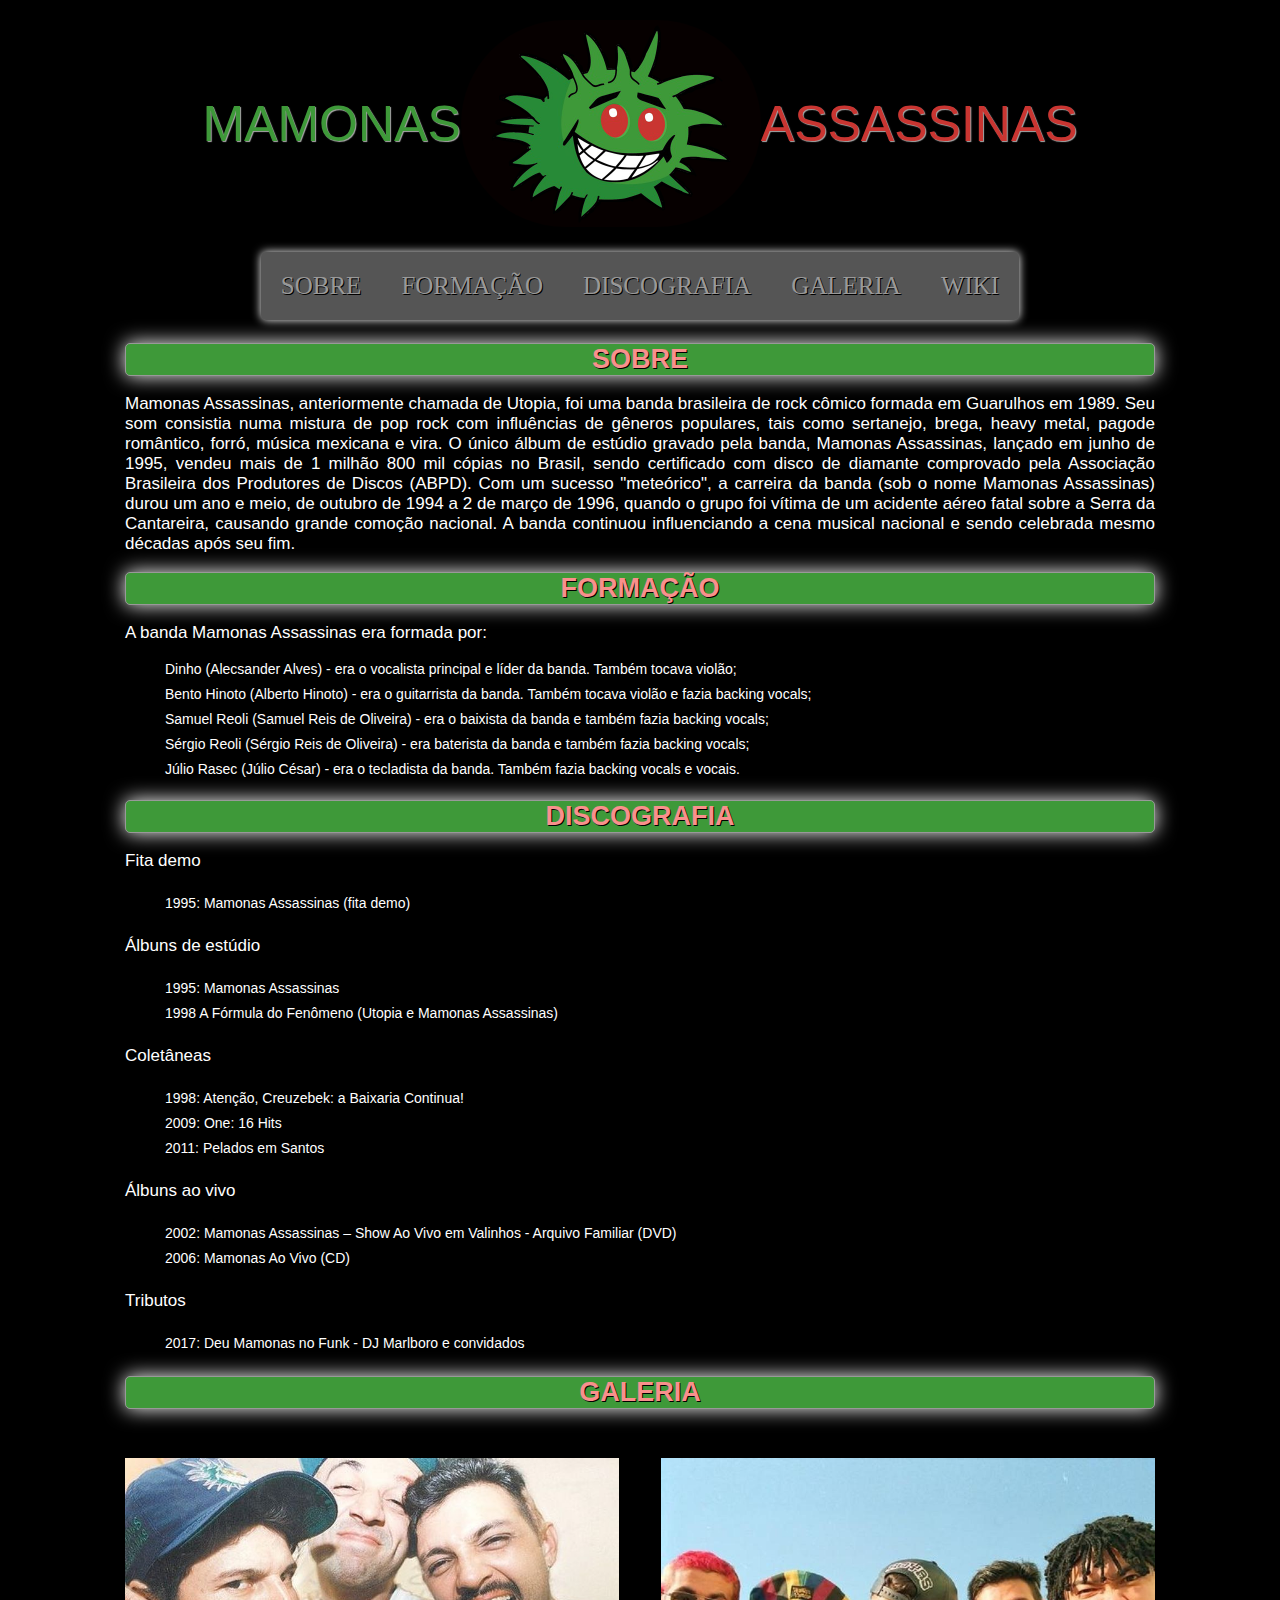
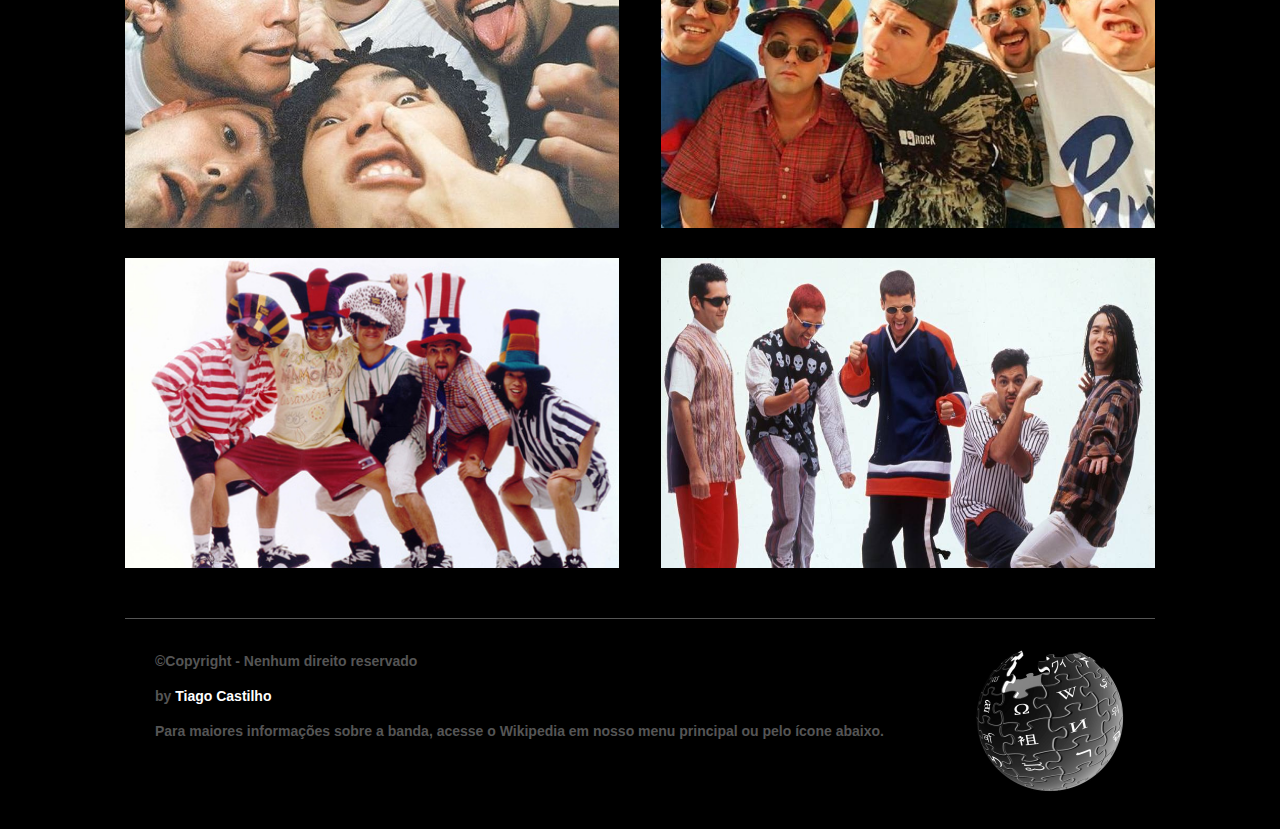
<file: Projeto 02 - Exercício - Página de tributo/index.html>
<html>
<head>
    <meta charset="UTF-8">
    <meta name="viewport" content="width=device-width,user-scalable=0">

    <link href="https://allfont.net/allfont.css?fonts=la-bamba-let-plain10" rel="stylesheet" type="text/css" />

    <link rel="stylesheet" type="text/css" href="assets/css/template.css">

    <title>Mamonas Assassinas - Página de Tributo</title>

</head>
    <header>
        <div class="containerheader">
            <div class="containerlogo">
                <div class="header_logo">
                    <div id="logo_text1">
                        MAMONAS
                    </div>
                    <div>
                        <img id="logo_img" src="assets/images/logo.png" alt="">
                    </div>
                    <div id="logo_text2">
                        ASSASSINAS
                    </div>                
                </div>
             </div>
             <div class="containermenu">   
                <div class="menu">
                    <nav>
                        <ul>
                            <li><a href="#sobre">SOBRE</a></li>
                            <li><a href="#formacao">FORMAÇÃO</a></li>
                            <li><a href="#discografia">DISCOGRAFIA</a></li>
                            <li><a href="#galeria">GALERIA</a></li>
                            <li><a href="https://pt.wikipedia.org/wiki/Mamonas_Assassinas">WIKI</a></li>
                        </ul>
                    </nav>
                </div>
            </div>
        </div>
    </header>
    <section>
        <div class="containerbody">
            <div class="body_text">
                <div class="countainer1">
                    <h1 id="sobre" class="bt_title">
                        SOBRE
                    </h1>
                    <h1 id="bt_dec">
                        Mamonas Assassinas, anteriormente chamada de Utopia, foi uma banda brasileira de rock cômico formada em Guarulhos em 1989. 
                        Seu som consistia numa mistura de pop rock com influências de gêneros populares, tais como sertanejo, brega, heavy metal, 
                        pagode romântico, forró, música mexicana e vira. O único álbum de estúdio gravado pela banda, Mamonas Assassinas, lançado 
                        em junho de 1995, vendeu mais de 1 milhão 800 mil cópias no Brasil, sendo certificado com disco de diamante comprovado 
                        pela Associação Brasileira dos Produtores de Discos (ABPD). Com um sucesso "meteórico", a carreira da banda (sob o nome Mamonas Assassinas) 
                        durou um ano e meio, de outubro de 1994 a 2 de março de 1996, quando o grupo foi vítima de um acidente aéreo fatal sobre a Serra da Cantareira, 
                        causando grande comoção nacional. A banda continuou influenciando a cena musical nacional e sendo celebrada mesmo décadas após seu fim.
                    </h1>
                </div>
                <div>
                    <h1 id="formacao" class="bt_title">
                        FORMAÇÃO
                    </h1>
                    <h1 id="bt_dec">
                        A banda Mamonas Assassinas era formada por:
                        <ul class="band_list">
                            <li>Dinho (Alecsander Alves) - era o vocalista principal e líder da banda. Também tocava violão;</li>
                            <li>Bento Hinoto (Alberto Hinoto) - era o guitarrista da banda. Também tocava violão e fazia backing vocals;</li>
                            <li>Samuel Reoli (Samuel Reis de Oliveira) - era o baixista da banda e também fazia backing vocals;</li>
                            <li>Sérgio Reoli (Sérgio Reis de Oliveira) - era baterista da banda e também fazia backing vocals;</li>
                            <li>Júlio Rasec (Júlio César) - era o tecladista da banda. Também fazia backing vocals e vocais.</li>
                        </ul> 
                    </h1>
                </div>
                <div>
                    <h1 id="discografia" class="bt_title">
                        DISCOGRAFIA
                    </h1 id="bt_dec">
                        <div class="disc_list">
                            <h1>Fita demo</h1>
                                <ul class="disc_list2">
                                    <li>1995: Mamonas Assassinas (fita demo)</li>
                                </ul>
                            <h1>Álbuns de estúdio</h1>
                                <ul class="disc_list2">
                                    <li>1995: Mamonas Assassinas</li>
                                    <li>1998 A Fórmula do Fenômeno (Utopia e Mamonas Assassinas)</li>
                                </ul>
                            <h1>Coletâneas</h1>
                                <ul class="disc_list2">
                                    <li>1998: Atenção, Creuzebek: a Baixaria Continua!</li>
                                    <li>2009: One: 16 Hits</li>
                                    <li>2011: Pelados em Santos</li>
                                </ul>
                            <h1>Álbuns ao vivo</h1>
                                <ul class="disc_list2">
                                    <li>2002: Mamonas Assassinas – Show Ao Vivo em Valinhos - Arquivo Familiar (DVD)</li>
                                    <li>2006: Mamonas Ao Vivo (CD)</li>
                                </ul>
                            <h1>Tributos</h1>
                                <ul class="disc_list2">
                                    <li>2017: Deu Mamonas no Funk - DJ Marlboro e convidados</li>
                                </ul>
                        </div>       
                </div>
                <div class="containergallery">
                    <h1 id="galeria" class="bt_title">
                        GALERIA
                    </h1>
                    <div class="containerimg">
                        <img id="gallery_img" src="assets/images/galeria1.jpg" alt="">
                        <img id="gallery_img" src="assets/images/galeria2.jpg" alt="">
                        <img id="gallery_img" src="assets/images/galeria3.jpg" alt="">
                        <img id="gallery_img" src="assets/images/galeria4.jpg" alt="">
                    </div>
                </div>
            </div>            
        </div>
    </section>
    <footer>
        <div class="geralfooter">
            <div class="footerleft">        
                <h1>
                    ©Copyright - Nenhum direito reservado
                </h1>     
                <h2>
                    by <a href="">Tiago Castilho</a>
                </h2>
                <h2>
                    Para maiores informações sobre a banda, acesse o Wikipedia em nosso menu principal ou pelo ícone abaixo. 
                </h2>
            </div>
            <div class="footerright">                
                <a href="https://pt.wikipedia.org/wiki/Mamonas_Assassinas"><img src="assets/images/Wikipedia-logo-inverse.jpg" alt=""></a>
            </div>
        </div>
    </footer>


</html>
</file>
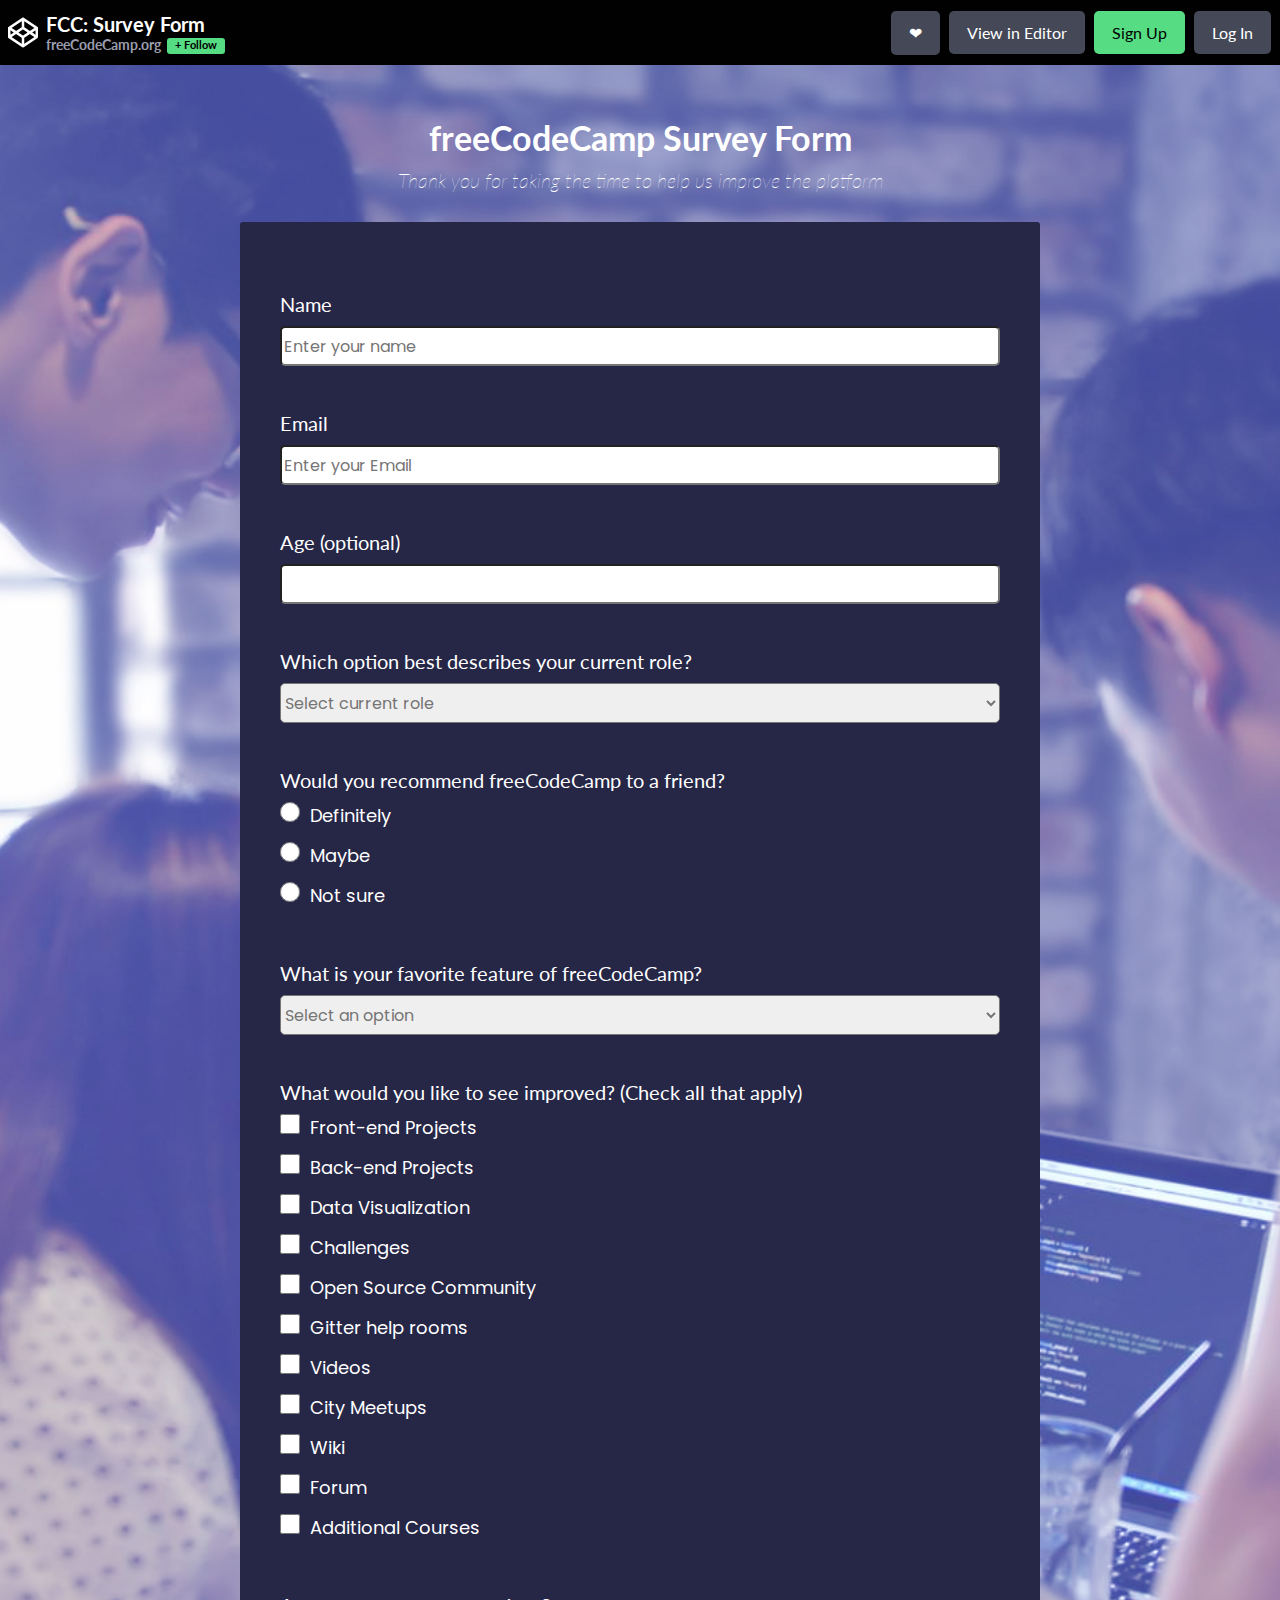
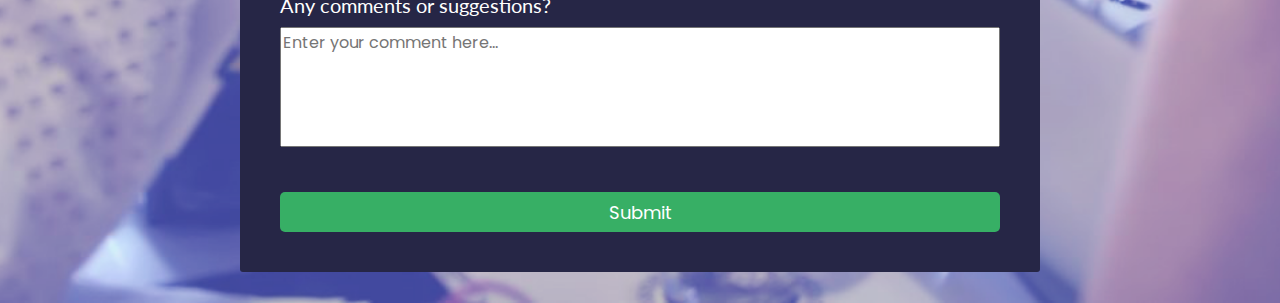
<file: Projeto 03 - Exercício - Formulário de Pesquisa/Index.html>
<html>
<head>
    <meta charset="UTF-8">
    <meta name="viewport" content="width=device-width,user-scalable=0">

    <link rel="preconnect" href="https://fonts.googleapis.com">
    <link rel="preconnect" href="https://fonts.gstatic.com" crossorigin>
    <link href="https://fonts.googleapis.com/css2?family=Lato:wght@300&display=swap" rel="stylesheet">

    <link rel="preconnect" href="https://fonts.googleapis.com">
    <link rel="preconnect" href="https://fonts.gstatic.com" crossorigin>
    <link href="https://fonts.googleapis.com/css2?family=Poppins:wght@200&display=swap" rel="stylesheet">

    <link rel="stylesheet" type="text/css" href="assets/css/template.css">

    <title>FCC: Survey Form</title>

</head>
<body>  
    <header>
        <div class="container">
            <div class="logo">
                <a href=""><img src="assets/images/logo.PNG" alt=""></a>
                <div class="text_left">                    
                        <h1>
                            <a href="">FCC: Survey Form</a>
                        </h1>
                        <h2>
                            <div id="h2_text">
                                <a href="">freeCodeCamp.org</a>
                            </div>
                            <div id="h2_button">
                               <a href="">+ Follow</a>
                            </div>
                        </h2>
                </div>
            </div>
            <div class="menu">
                <a href=""><div class="mbutton1">
                    ❤
                </div></a>
                <a href=""><div class="mbutton2">
                    View in Editor
                </div></a>
                <a href=""><div class="mbutton3">
                    Sign Up
                </div></a>
                <a href=""><div class="mbutton4">
                    Log In
                </div></a>
            </div>
        </div>
    </header>
    <section id="form">
        <div class="containerheadline">
            <div class="form_headline">
                <h1>
                    freeCodeCamp Survey Form
                </h1>
                <h3>
                    Thank you for taking the time to help us improve the platform
                </h3>
            </div>
            <div class="containerform">
                <form action="" method="POST">
                    <div class="form_desc">
                        <div id="divText">Name<br/>
                            <input id="inpText" type="text" name="name" placeholder="Enter your name" required>
                        </div>
                        <div id="divText">Email<br/>
                            <input id="inpText" type="email" name="email" placeholder="Enter your Email" required>
                        </div>
                        <div id="divText">Age (optional)<br/>
                            <input id="inpText" type="number" name="age" value=" " required>
                        </div>
                        <div id="divText">Which option best describes your current role?<br/>
                            <select name="role" id="dropdown" required>
                                <option disabled selected value>Select current role</option>
                                <option value="student">Student</option>
                                <option value="job">Full Time Job</option>
                                <option value="learner">Full Time Learner</option>
                                <option value="preferNo">Prefer not to say</option>
                                <option value="other">Other</option>
                            </select>
                        </div>
                        <div id="divText">Would you recommend freeCodeCamp to a friend?<br/>
                            <label for="definitely">
                                <input id="definitely" type="radio" name="recommend" value="Definitely">Definitely 
                            </label>
                            <br/>
                            <label for="maybe">
                                <input id="maybe" type="radio" name="recommend" value="Maybe">Maybe 
                            </label>
                            <br/>
                            <label for="notsure">
                                <input id="notsure" type="radio" name="recommend" value="Not sure">Not sure
                            </label>
                            <br/>
                        </div>
                        <br/>
                        <div id="divText">What is your favorite feature of freeCodeCamp?<br/>
                            <select name="mostLike" id="most_like" required>
                                <option disabled selected value>Select an option</option>
                                <option value="challanges">Challanges</option>
                                <option value="projects">Projects</option>
                                <option value="community">Community</option>
                                <option value="openSource">Open Source</option>
                            </select>
                        </div>
                        <div id="divText">What would you like to see improved? (Check all that apply)<br/>
                            <label for="frontendprojects">
                                <input id="frontendprojects" type="checkbox" name="options" value="frontendprojects">Front-end Projects <br/>
                            </label>
                            <label for="backendprojects">
                                <input id="backendprojects" type="checkbox" name="options" value="backendprojects">Back-end Projects <br/>
                            </label>
                            <label for="datavisualization">
                                <input id="datavisualization" type="checkbox" name="options" value="datavisualization">Data Visualization <br/>
                            </label>
                            <label for="challenges">
                                <input id="challenges" type="checkbox" name="options" value="challenges">Challenges <br/>
                            </label>
                            <label for="opensourcecommunity">
                                <input id="opensourcecommunity" type="checkbox" name="options" value="opensourcecommunity">Open Source Community <br/>
                            </label>
                            <label for="gitterhelprooms">
                                <input id="gitterhelprooms" type="checkbox" name="options" value="gitterhelprooms">Gitter help rooms <br/>
                            </label>
                            <label for="videos">
                                <input id="videos" type="checkbox" name="options" value="videos">Videos <br/>
                            </label>
                            <label for="citymeetups">
                                <input id="citymeetups" type="checkbox" name="options" value="citymeetups">City Meetups <br/>
                            </label>
                            <label for="wiki">
                                <input id="wiki" type="checkbox" name="options" value="wiki">Wiki <br/>
                            </label>
                            <label for="forum">
                                <input id="forum" type="checkbox" name="options" value="forum">Forum <br/>
                            </label>
                            <label for="additionalcourses">
                                <input id="additionalcourses" type="checkbox" name="options" value="additionalcourses">Additional Courses <br/>
                            </label>    
                        </div>
                        <br/>
                        <div id="divText">Any comments or suggestions?<br/>
                            <textarea name="suggestions" id="suggestions" cols="30" rows="10" placeholder="Enter your comment here..."></textarea> <br/>
                        </div>
                        <div>
                            <button id="subButton">Submit</button>
                        </div>
                    </div>
                </form>
            </div>
        </div>
    </section>

</body>
</html>
</file>
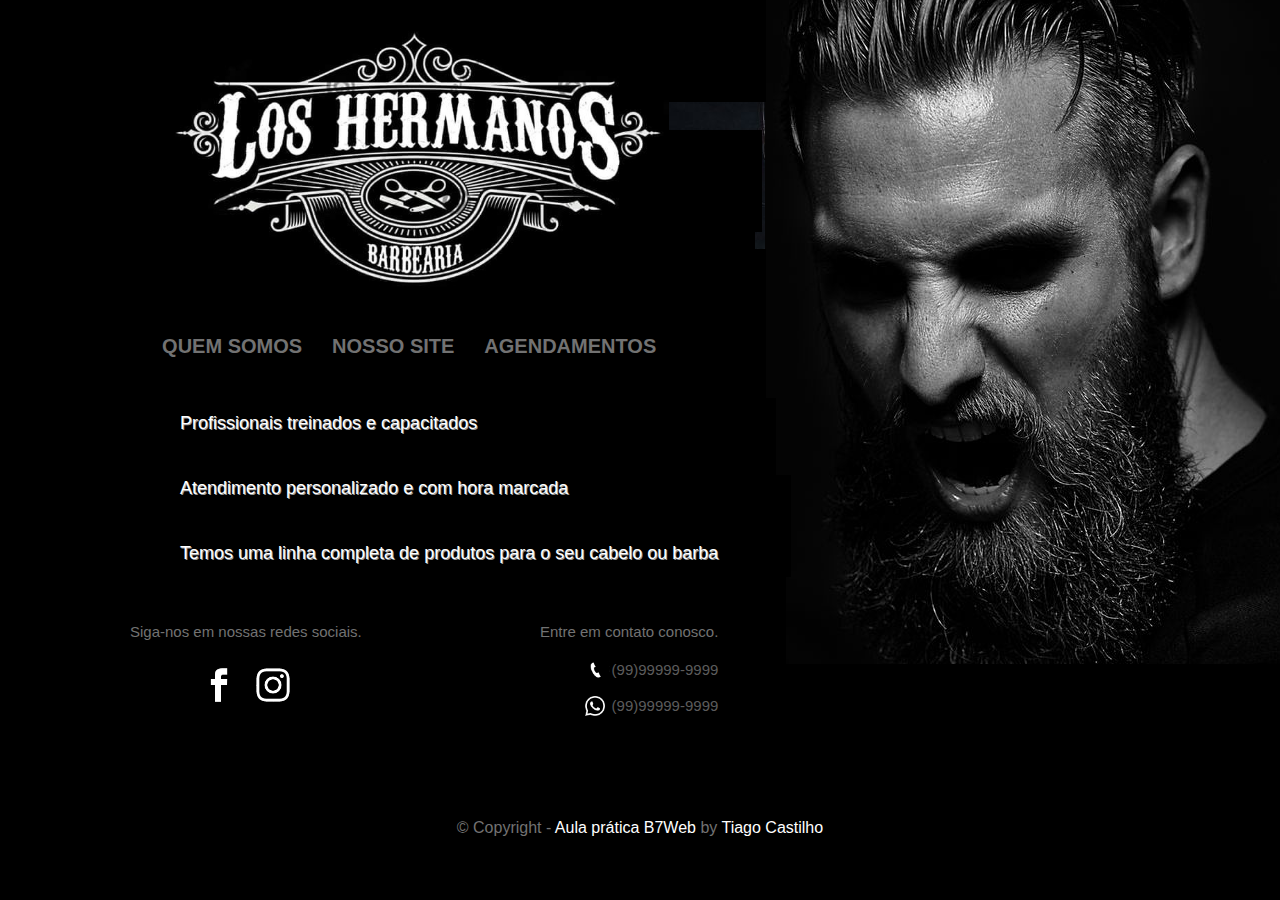
<file: Projeto 04 - Exercício - Uma página de apresentação/index.html>
<html>
<head>
    <meta charset="UTF-8">
    <meta name="viewport" content="width=device-width,user-scalable=0">

    <link rel="stylesheet" type="text/css" href="assets/css/template.css">

    <title>Barbearia Los Hermanos</title>

</head>
<body>
    <div class="container">
        <div class="containerleft">
            <div class="logo">
                <a href=""><img src="assets/images/logo.png" alt=""></a>
            </div>
            <div class="menu">
                <nav>
                    <ul>
                        <li><a href="">QUEM SOMOS</a></li>
                        <li><a href="">NOSSO SITE</a></li>
                        <li><a href="">AGENDAMENTOS</a></li>                        
                    </ul>
                </nav>
            </div>
            <div class="descricao"> 
                <ul  id="list1">                
                    <li id="list1_1">
                        Profissionais treinados e capacitados
                    </li>
                    <li id="list1_1">
                        Atendimento personalizado e com hora marcada
                    </li>
                    <li id="list1_1">
                        Temos uma linha completa de produtos para o seu cabelo ou barba
                    </li>
                </ul>
            </div>
            <div class="containerbottom">
                <div class="social">
                    <div class="social_text">
                        Siga-nos em nossas redes sociais.
                    </div>
                    <div class="social_img">
                        <a href=""><img src="assets/images/facebook.png" alt=""></a>
                        <a href=""><img src="assets/images/instagram.png" alt=""></a>
                    </div>
                </div>
                <div class="contact">
                    <div class="social_text">
                        Entre em contato conosco.
                    </div>
                    <div class="social_img2">
                        <ul id="list2">                         
                            <li id="list2_1">
                                <div class="info_local">
                                    <img src="assets/images/phone.png" alt="">
                                </div>
                                <div class="info_adress">
                                    (99)99999-9999
                                </div>
                            </li>
                            <li id="list2_1"> 
                                <div class="info_local">
                                    <img src="assets/images/whatsapp.png" alt=""> 
                                </div>
                                <div class="info_adress">
                                    (99)99999-9999
                                </div> 
                            </li>                            
                        </ul>
                    </div>
                    
                </div>
            </div>
        </div>
        <div class="containerright">

        </div>
    </div>
</body>
<footer>
    <div class="footer_copy">
        © Copyright - <a href="">Aula prática B7Web</a> by <a href="">Tiago Castilho</a>
    </div>
</footer>
</html>
</file>
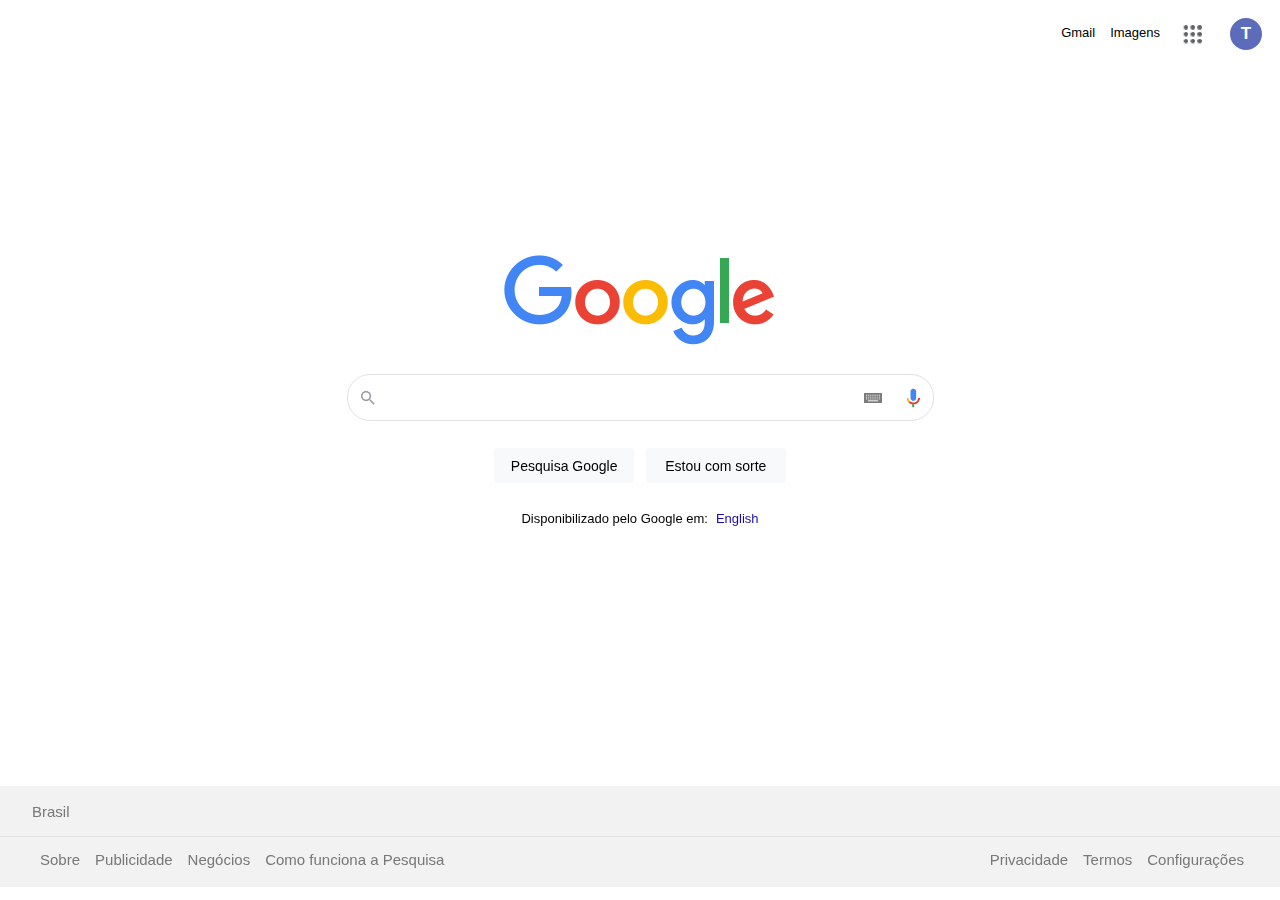
<file: Projeto 05 - Exercício - Página do Google/index.html>
<html>
<header>
    <meta charset="UTF-8">
    <meta name="viewport" content="width=device-width,user-scalable=0">
    <link rel="stylesheet" type="text/css" href="assets/css/template.css">
    <title>Google</title>
</header>
<body>
    <header>
        <div class="container1">
            <div class="containermenu">
                <nav>
                    <ul id="listmenu">
                        <li>
                            <div id="lmtext">
                                <a href="">
                                    Gmail
                                </a>
                            </div>
                        </li>
                        <li>
                            <div id="lmtext">
                                <a href="">
                                    Imagens
                                </a>
                            </div>
                        </li>
                        <li>
                            <div id="app">
                                <a href="">
                                    <img src="assets/images/app.png" alt="">
                                </a>
                            </div>
                        </li>
                        <li>
                            <div id="login">
                                <a href="">
                                    <h1>T</h1>
                                </a>
                            </div>
                        </li>
                    </ul>
                </nav>
            </div>            
        </div>
    </header>
    <section>
        <div class="containermain">
            <div class="containerlogo">
                <div id="logo">
                    <a href=""><img src="assets/images/logo.png" alt=""></a>
                </div>
            <div class="containersearch">
                <img src="assets/images/lupa.png" alt="">
                <input autocomplete="on" autofocus type="search" placeholder="">
                <a href=""><img src="assets/images/teclado.png" alt=""></a>
                <a href=""><img src="assets/images/microphone.png" alt=""></a>
            </div>   
            </div>
            <div class="containerbutton">
                <button>Pesquisa Google</button>
                <button>Estou com sorte</button>
            </div>
            <div class="containerleanguage">
                <div id="leang1">
                    Disponibilizado pelo Google em:
                </div>
                <div id="leang2">
                    <a href="">English</a>
                </div>
            </div>
        </div>
    </section>
    <footer>
        <div class="country">
            <h2>Brasil</h2>
        </div>
        <div class="containerinfo">
            <div class="containerinfo_desc1">
                <nav>
                    <ul id="listdesc1">
                        <li><a href="">Sobre</a></li>
                        <li><a href="">Publicidade</a></li>
                        <li><a href="">Negócios</a></li>
                        <li><a href="">Como funciona a Pesquisa</a></li>
                    </ul>
                </nav>
            </div>
            <div class="containerinfo_desc2">
                <nav>
                    <ul id="listdesc2">
                        <li><a href="">Privacidade</a></li>
                        <li><a href="">Termos</a></li>
                        <li><a href="">Configurações</a></li>
                    </ul>
                </nav>
            </div>
        </div>
    </footer>
</body>
</html>
</file>
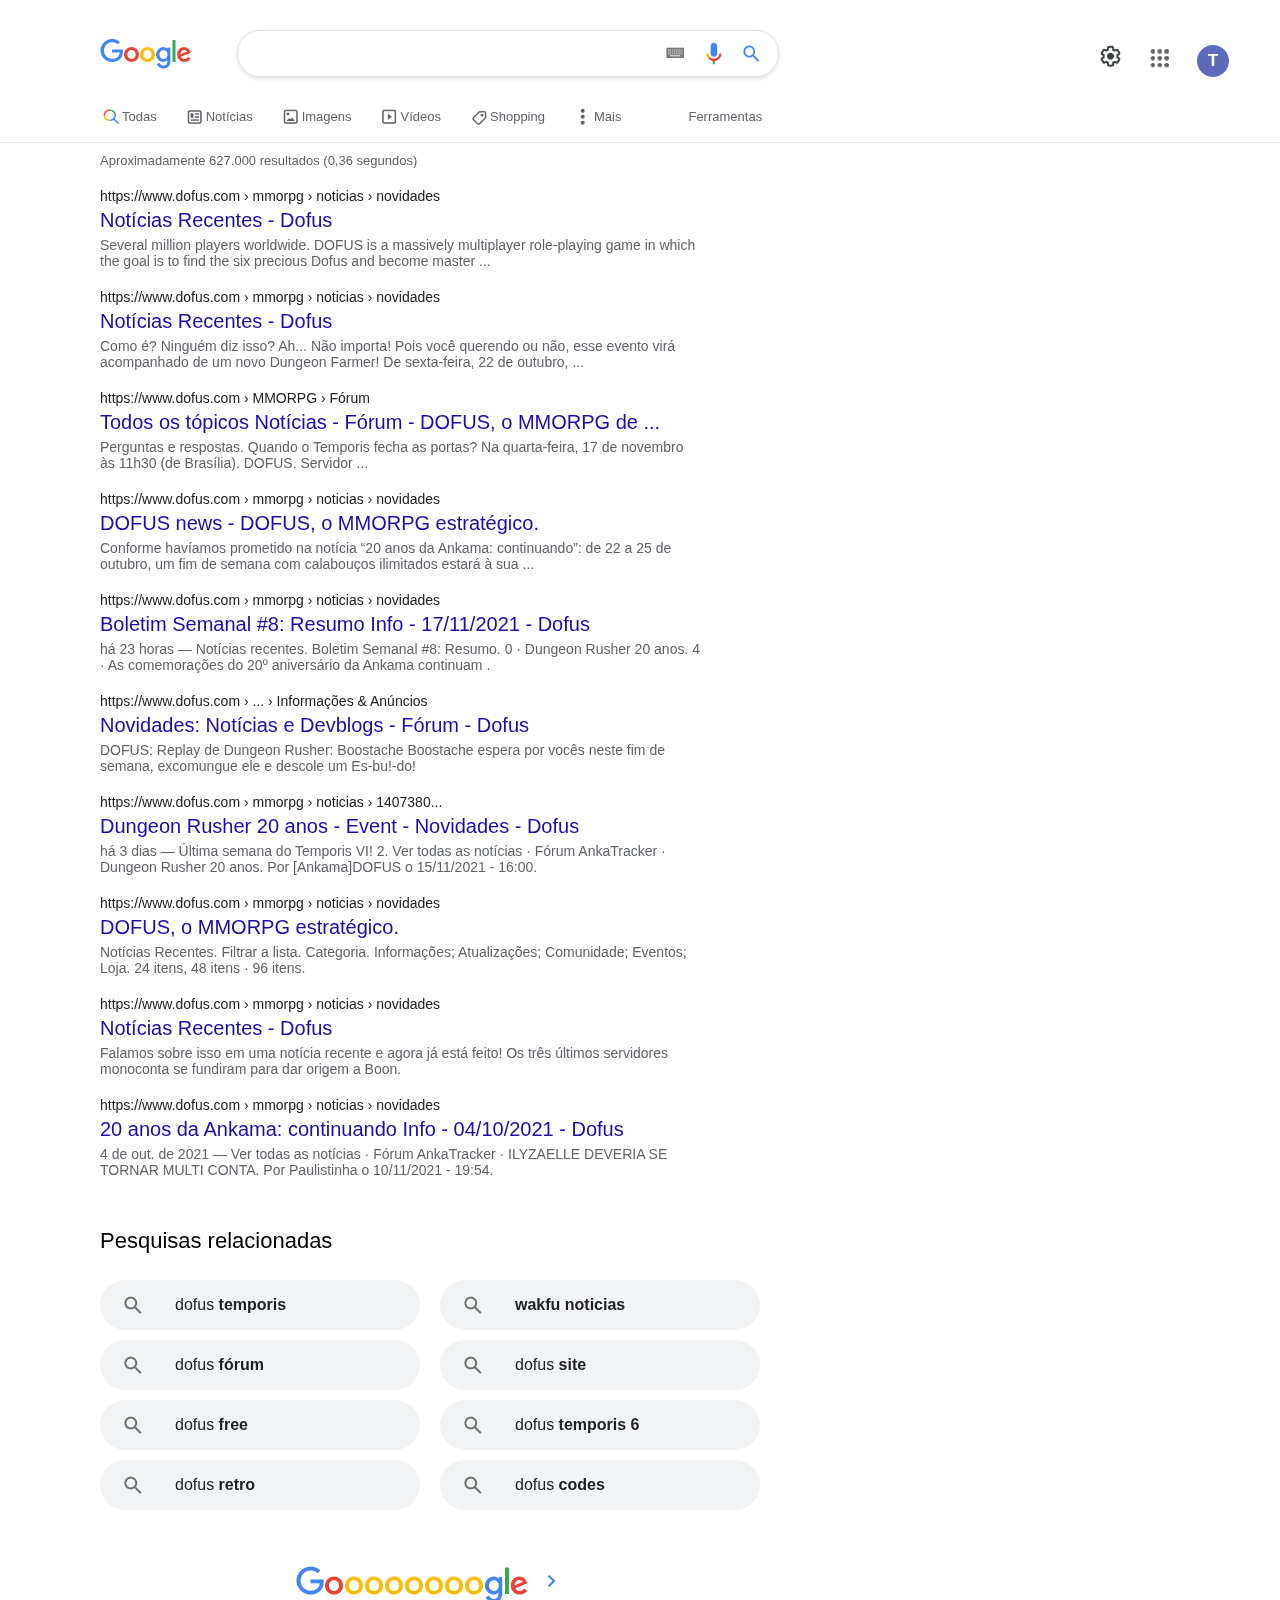
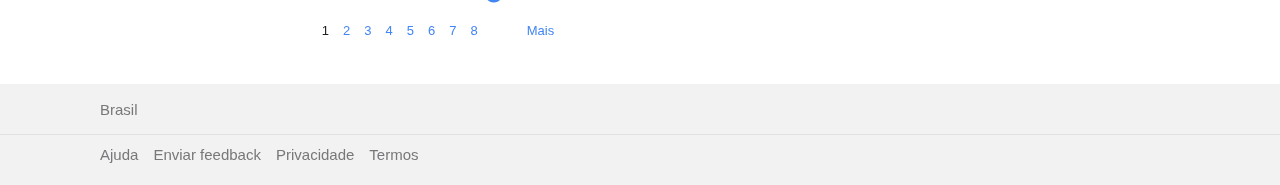
<file: Projeto 06 - Exercício - Um clone dos resultados do Google/index.html>
<html>
<head>
    <meta charset="UTF-8">
    <meta name="viewport" content="width=device-width,user-scalable=0">

    <link rel="stylesheet" title="text/css" href="assets/css/template.css">
    <title>Pesquisa Google</title>
</head>
<body>
    <header>
        <div class="containerheader">
            <div class="containerlogo">
                <a href=""><img src="assets/images/logo.png" alt=""></a>
            </div>
            <div class="containersearch">
                    <input autocomplete="on" autofocus type="search" placeholder="">
                    <a href=""><img src="assets/images/teclado.png" alt=""></a>
                    <a href=""><img src="assets/images/microphone.png" alt=""></a>
                    <a href=""><img src="assets/images/lupa.png" alt=""></a>                  
            </div>
            <div class="containermenu">
                <nav>
                    <ul id="listmenu">
                        <li>
                            <div id="config">
                                <a href=""><img src="assets/images/config.png" alt=""></a>
                            </div>
                        </li>                        
                        <li>
                            <div id="app">
                                <a href=""><img src="assets/images/app.png" alt=""></a>                                 
                            </div>
                        </li>
                        <li>
                            <div id="login">
                                <a href="">
                                    <h1>T</h1>
                                </a>
                            </div>
                        </li>
                    </ul>
                </nav>
            </div>       
        </div>
    </header>
    <section>
        <div class="containerbody">
            <div class="containerbmenu">
                <nav>
                    <ul id="listmenu2">
                        <li>
                            <div id="lm2buttom">
                                <a href="">
                                    <div>
                                        <img src="assets/images/lupa2.png" alt="">
                                    </div>
                                    <div>
                                        <h2>Todas</h2>
                                    </div>
                                </a>
                            </div>
                        </li>                        
                        <li>
                            <div id="lm2buttom">
                                <a href="">
                                    <div>
                                        <img src="assets/images/noticia.png" alt="">
                                    </div>
                                    <div>
                                        <h2>Notícias</h2>
                                    </div>
                                </a>
                            </div>
                        </li>
                        <li>
                            <div id="lm2buttom">
                                <a href="">
                                    <div>
                                        <img src="assets/images/imagem.png" alt="">
                                    </div>
                                    <div>
                                        <h2>Imagens</h2>
                                    </div>
                                </a>
                            </div>
                        </li>                        
                        <li>
                            <div id="lm2buttom">
                                <a href="">
                                    <div>
                                        <img src="assets/images/video.png" alt=""> 
                                    </div>
                                    <div>
                                        <h2>Vídeos</h2>
                                    </div>
                                </a>                        
                            </div>
                        </li>
                        <li>
                            <div id="lm2buttom">
                                <a href="">
                                    <div>
                                        <img src="assets/images/shop.png" alt="">
                                    </div>
                                    <div>
                                        <h2>Shopping</h2>
                                    </div>
                                </a>
                            </div>
                        </li>                        
                        <li>
                            <div id="lm2buttom">
                                <a href="">
                                    <div>
                                        <img src="assets/images/3pontos.png" alt="">
                                    </div>
                                    <div>
                                        <h2>Mais</h2>   
                                    </div>
                                </a>                         
                            </div>
                        </li>
                        <li>
                            <div id="lm2buttom2">
                                <a href="">
                                    <div>
                                        <h2>Ferramentas</h2>   
                                    </div>
                                </a>
                            </div>
                        </li>
                    </ul>
                </nav>
            </div>       
        </div>
        <p>
    </section>
    <section>
        <div class="result">
            <div>
                <h1>Aproximadamente 627.000 resultados (0,36 segundos)</h1>
            </div>
            <ul>
                <li>
                    <a href="">
                        <div class="text_url">https://www.dofus.com › mmorpg › noticias › novidades</div>
                        <div class="text_title">Notícias Recentes - Dofus</div>
                    </a>
                        <div class="text_desc">Several million players worldwide. DOFUS is a massively multiplayer role-playing game in which the goal is to find the six precious Dofus and become master ...</div>
                </li>
                <li>
                    <a href="">
                        <div class="text_url">https://www.dofus.com › mmorpg › noticias › novidades</div>
                        <div class="text_title">Notícias Recentes - Dofus</div>
                    </a>
                        <div class="text_desc">Como é? Ninguém diz isso? Ah... Não importa! Pois você querendo ou não, esse evento virá acompanhado de um novo Dungeon Farmer! De sexta-feira, 22 de outubro, ...</div>
                </li>
                <li>
                    <a href="">
                        <div class="text_url">https://www.dofus.com › MMORPG › Fórum</div>
                        <div class="text_title">Todos os tópicos Notícias - Fórum - DOFUS, o MMORPG de ...</div>
                    </a>
                        <div class="text_desc">Perguntas e respostas. Quando o Temporis fecha as portas? Na quarta-feira, 17 de novembro às 11h30 (de Brasília). DOFUS. Servidor ...</div>
                </li>
                <li>
                    <a href="">
                        <div class="text_url">https://www.dofus.com › mmorpg › noticias › novidades</div>
                        <div class="text_title">DOFUS news - DOFUS, o MMORPG estratégico.</div>
                    </a>
                        <div class="text_desc">Conforme havíamos prometido na notícia “20 anos da Ankama: continuando”: de 22 a 25 de outubro, um fim de semana com calabouços ilimitados estará à sua ...
                        </div>
                </li>
                <li>
                    <a href="">
                        <div class="text_url">https://www.dofus.com › mmorpg › noticias › novidades</div>
                        <div class="text_title">Boletim Semanal #8: Resumo Info - 17/11/2021 - Dofus</div>
                    </a>
                        <div class="text_desc">há 23 horas — Notícias recentes. Boletim Semanal #8: Resumo. 0 · Dungeon Rusher 20 anos. 4 · As comemorações do 20º aniversário da Ankama continuam .</div>
                </li>
                <li>
                    <a href="">
                        <div class="text_url">https://www.dofus.com › ... › Informações & Anúncios</div>
                        <div class="text_title">Novidades: Notícias e Devblogs - Fórum - Dofus</div>
                    </a>
                        <div class="text_desc">DOFUS: Replay de Dungeon Rusher: Boostache Boostache espera por vocês neste fim de semana, excomungue ele e descole um Es-bu!-do!</div>
                </li>
                <li>
                    <a href="">
                        <div class="text_url">
                            https://www.dofus.com › mmorpg › noticias › 1407380...</div>
                        <div class="text_title">Dungeon Rusher 20 anos - Event - Novidades - Dofus</div>
                    </a>
                        <div class="text_desc">há 3 dias — Última semana do Temporis VI! 2. Ver todas as notícias · Fórum AnkaTracker · Dungeon Rusher 20 anos. Por [Ankama]DOFUS o 15/11/2021 - 16:00.</div>
                </li>
                <li>
                    <a href="">
                        <div class="text_url">https://www.dofus.com › mmorpg › noticias › novidades</div>
                        <div class="text_title">DOFUS, o MMORPG estratégico.</div>
                    </a>
                        <div class="text_desc">Notícias Recentes. Filtrar a lista. Categoria. Informações; Atualizações; Comunidade; Eventos; Loja. 24 itens, 48 itens · 96 itens.</div>
                </li>
                <li>
                    <a href="">
                        <div class="text_url">https://www.dofus.com › mmorpg › noticias › novidades</div>
                        <div class="text_title">Notícias Recentes - Dofus</div>
                    </a>
                        <div class="text_desc">Falamos sobre isso em uma notícia recente e agora já está feito! Os três últimos servidores monoconta se fundiram para dar origem a Boon.
                        </div>
                </li>
                <li>
                    <a href="">
                        <div class="text_url">https://www.dofus.com › mmorpg › noticias › novidades</div>
                        <div class="text_title">20 anos da Ankama: continuando Info - 04/10/2021 - Dofus</div>
                    </a>
                        <div class="text_desc">4 de out. de 2021 — Ver todas as notícias · Fórum AnkaTracker · ILYZAELLE DEVERIA SE TORNAR MULTI CONTA. Por Paulistinha o 10/11/2021 - 19:54.</div>
                </li>
            </ul>
        </div>
    </section>
    <section>
        <div class="containerprel">
            <div class="containerprel1">
                <h1>Pesquisas relacionadas</h1>
            </div>
            <div class="containerprel2">
                <ul>
                    <li id="listmenu4">
                        <a href="">
                            <div class="prel_img">
                                <img src="assets/images/lupa3.png" alt="">
                            </div>
                            <div class="prel_text">
                                dofus <b>temporis</b>
                            </div>
                        </a>
                    </li>
                    <li id="listmenu4">
                        <a href="">
                            <div class="prel_img">
                                <img src="assets/images/lupa3.png" alt="">
                            </div>
                            <div class="prel_text">
                                <b>wakfu noticias</b>
                            </div>
                        </a>
                    </li>
                    <li id="listmenu4">
                        <a href="">
                            <div class="prel_img">
                                <img src="assets/images/lupa3.png" alt="">
                            </div>
                            <div class="prel_text">
                                dofus <b>fórum</b>
                            </div>
                        </a>
                    </li>
                    <li id="listmenu4">
                        <a href="">
                            <div class="prel_img">
                                <img src="assets/images/lupa3.png" alt="">
                            </div>
                            <div class="prel_text">
                                dofus <b>site</b>
                            </div>
                        </a>
                    </li>
                    <li id="listmenu4">
                        <a href="">
                            <div class="prel_img">
                                <img src="assets/images/lupa3.png" alt="">
                            </div>
                            <div class="prel_text">
                                dofus <b>free</b>
                            </div>
                        </a>
                    </li>
                    <li id="listmenu4">
                        <a href="">
                            <div class="prel_img">
                                <img src="assets/images/lupa3.png" alt="">
                            </div>
                            <div class="prel_text">
                                dofus <b>temporis 6</b>
                            </div>
                        </a>
                    </li>
                    <li id="listmenu4">
                        <a href="">
                            <div class="prel_img">
                                <img src="assets/images/lupa3.png" alt="">
                            </div>
                            <div class="prel_text">
                                dofus <b>retro</b>
                            </div>
                        </a>
                    </li>
                    <li id="listmenu4">
                        <a href="">
                            <div class="prel_img">
                                <img src="assets/images/lupa3.png" alt="">
                            </div>
                            <div class="prel_text">
                                dofus <b>codes</b>
                            </div>
                        </a>
                    </li>
                </ul>
            </div>
        </div>
    </section>
    <section>
        <div class="containerpaginas">
            <div class="pag_logo">
                <img src="assets/images/logofoot.PNG" alt="">
            </div>
            <div class="pag_number">
                <ul>
                    <li id="numb_1">1</li>
                    <a href=""><li>2</li></a>
                    <a href=""><li>3</li></a>
                    <a href=""><li>4</li></a>
                    <a href=""><li>5</li></a>
                    <a href=""><li>6</li></a>
                    <a href=""><li>7</li></a>
                    <a href=""><li>8</li></a>
                    <a href=""><li id="numb_mais">Mais</li></a>
                </ul>
            </div>
        </div>
    </section>
    <footer>
        <div class="country">
            <h2>Brasil</h2>
        </div>
        <div class="containerinfo">
            <div class="containerinfo_desc1">
                <nav>
                    <ul id="listdesc1">
                        <li><a href="">Ajuda</a></li>
                        <li><a href="">Enviar feedback</a></li>
                        <li><a href="">Privacidade</a></li>
                        <li><a href="">Termos</a></li>
                    </ul>
                </nav>
            </div>            
        </div>
    </footer>
</body>    
</html>
</file>
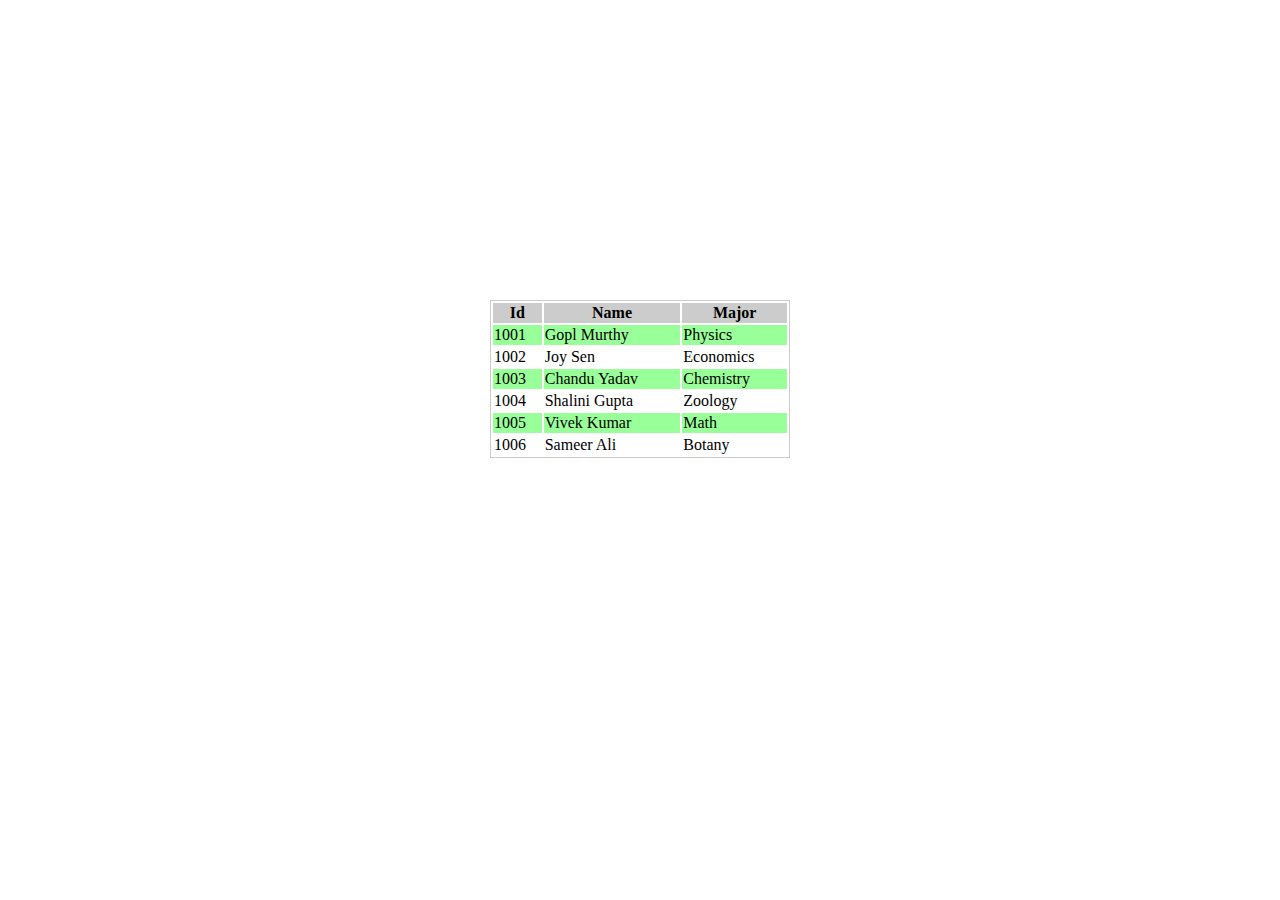
<file: Projeto 07 - Exercício - Criar uma tabela zebra/index.html>
<html>
<head>
    <meta charset="UTF-8">
    <meta name="viewport" content="width=device-width,user-scalable=0">

    <link rel="stylesheet" title="text/css" href="assets/css/template.css">
    <title>Tabela Zebra</title>
</head>
<body>
    <table>
        <thead>
            <tr>
                <th>Id</th>
                <th>Name</th>
                <th>Major</th>
            </tr>
        </thead>
        <tbody>
            <tr>
                <td>1001</td>
                <td>Gopl Murthy</td>
                <td>Physics</td>
            </tr>
            <tr>
                <td>1002</td>
                <td>Joy Sen</td>
                <td>Economics</td>
            </tr>
            <tr>
                <td>1003</td>
                <td>Chandu Yadav</td>
                <td>Chemistry</td>
            </tr>
            <tr>
                <td>1004</td>
                <td>Shalini Gupta</td>
                <td>Zoology</td>
            </tr>
            <tr>
                <td>1005</td>
                <td>Vivek Kumar</td>
                <td>Math</td>
            </tr>
            <tr>
                <td>1006</td>
                <td>Sameer Ali</td>
                <td>Botany</td>
            </tr>
        </tbody>
    </table>
    
</body>
</html>
</file>
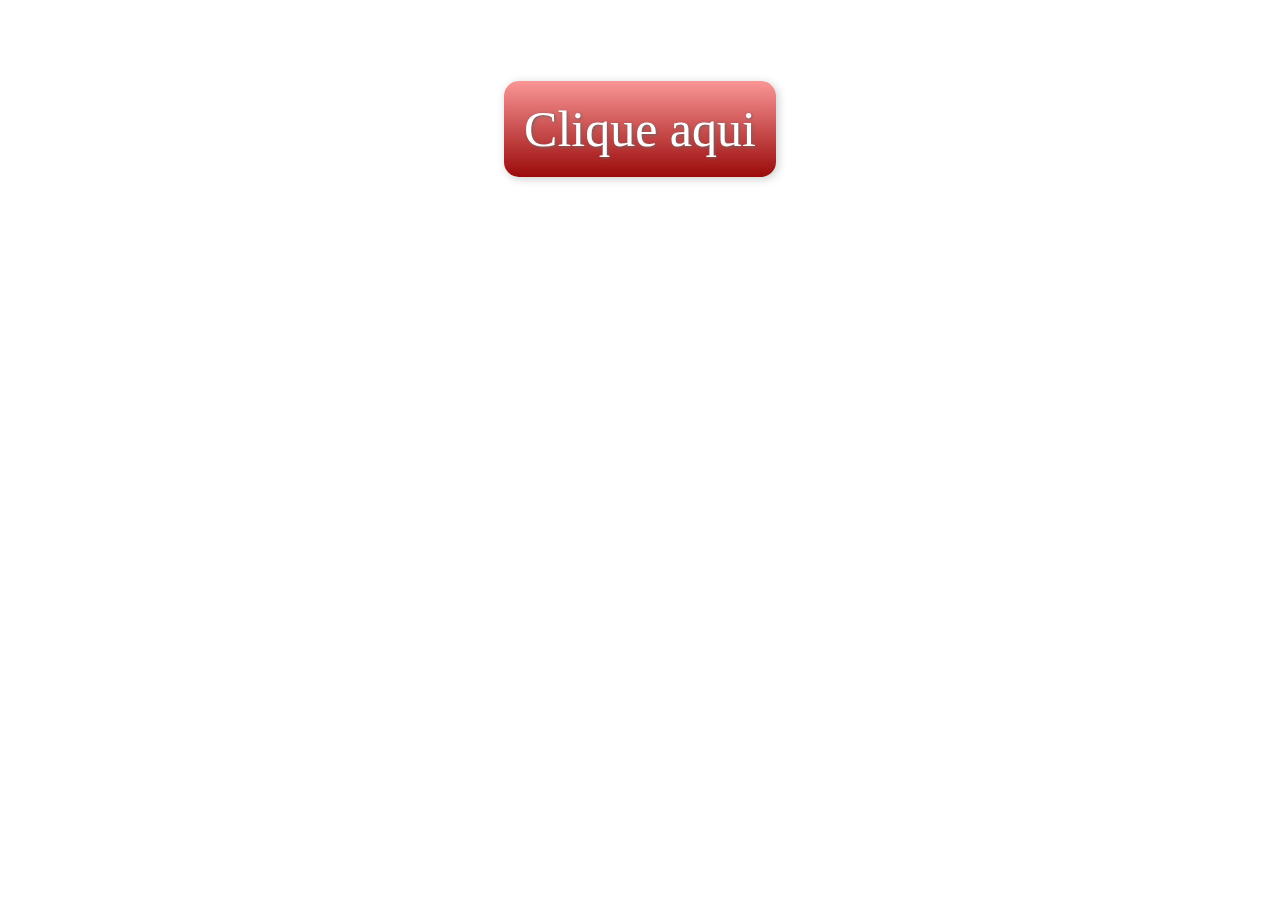
<file: Projeto 08 - Exercício - Criar um botão com CSS3/index.html>
<html>
<head>
    <meta charset="UTF-8">
    <link rel="stylesheet" title="text/css" href="assets/css/template.css">

    <title>Botão</title>
</head>
<body>
    <a class="botao" href="">Clique aqui</a>    
</body>
</html>
</file>
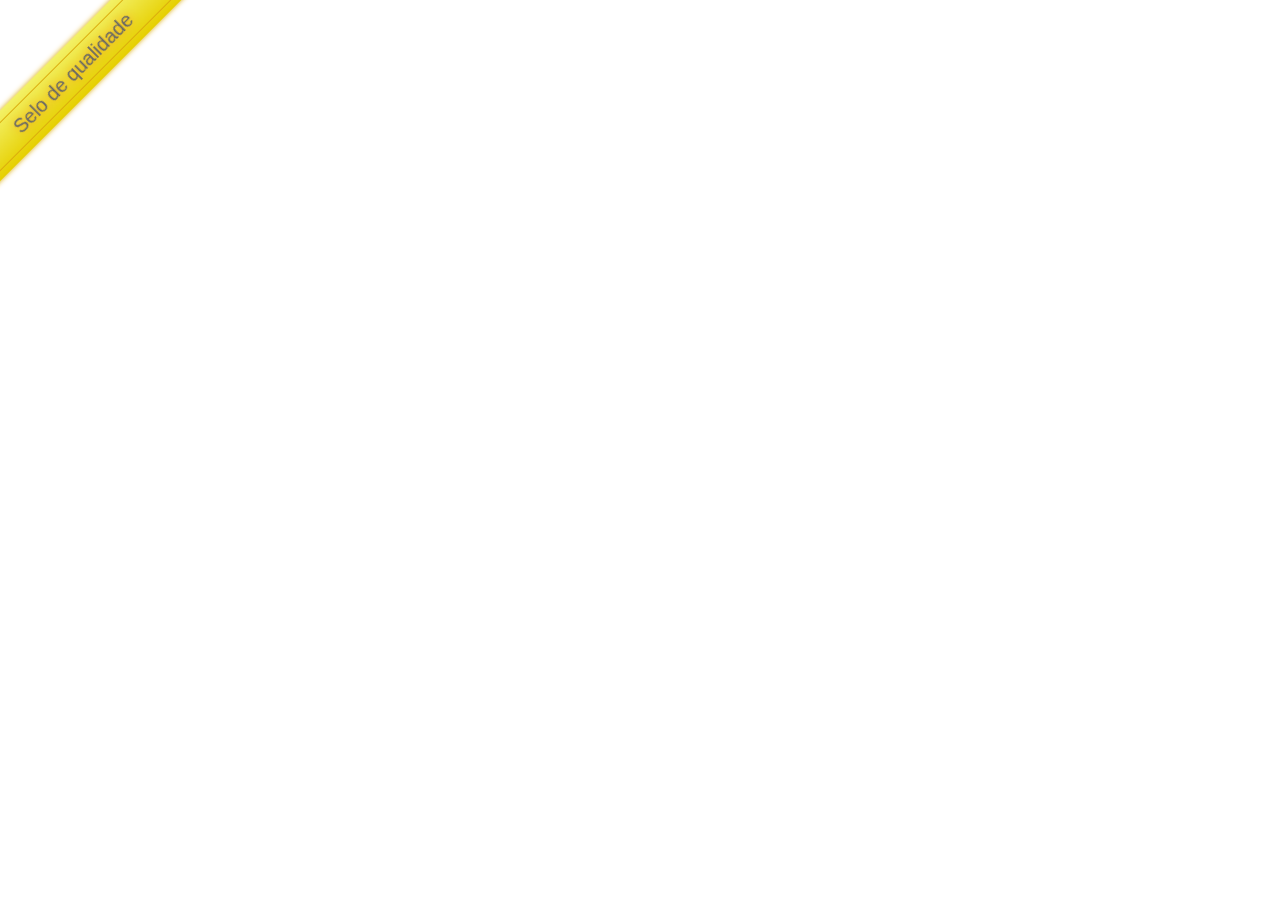
<file: Projeto 09 - Exercício - Criar uma tarja de canto/index.html>
<html>
<head>
    <meta charset="UTF-8">
    <link rel="stylesheet" title="text/css" href="assets/css/template.css">

    <title>Selo de qualidade</title>
</head>
<body>
    <div class="selo" >
        <a href="">Selo de qualidade</a> 
    </div>
</body>
</html>
</file>
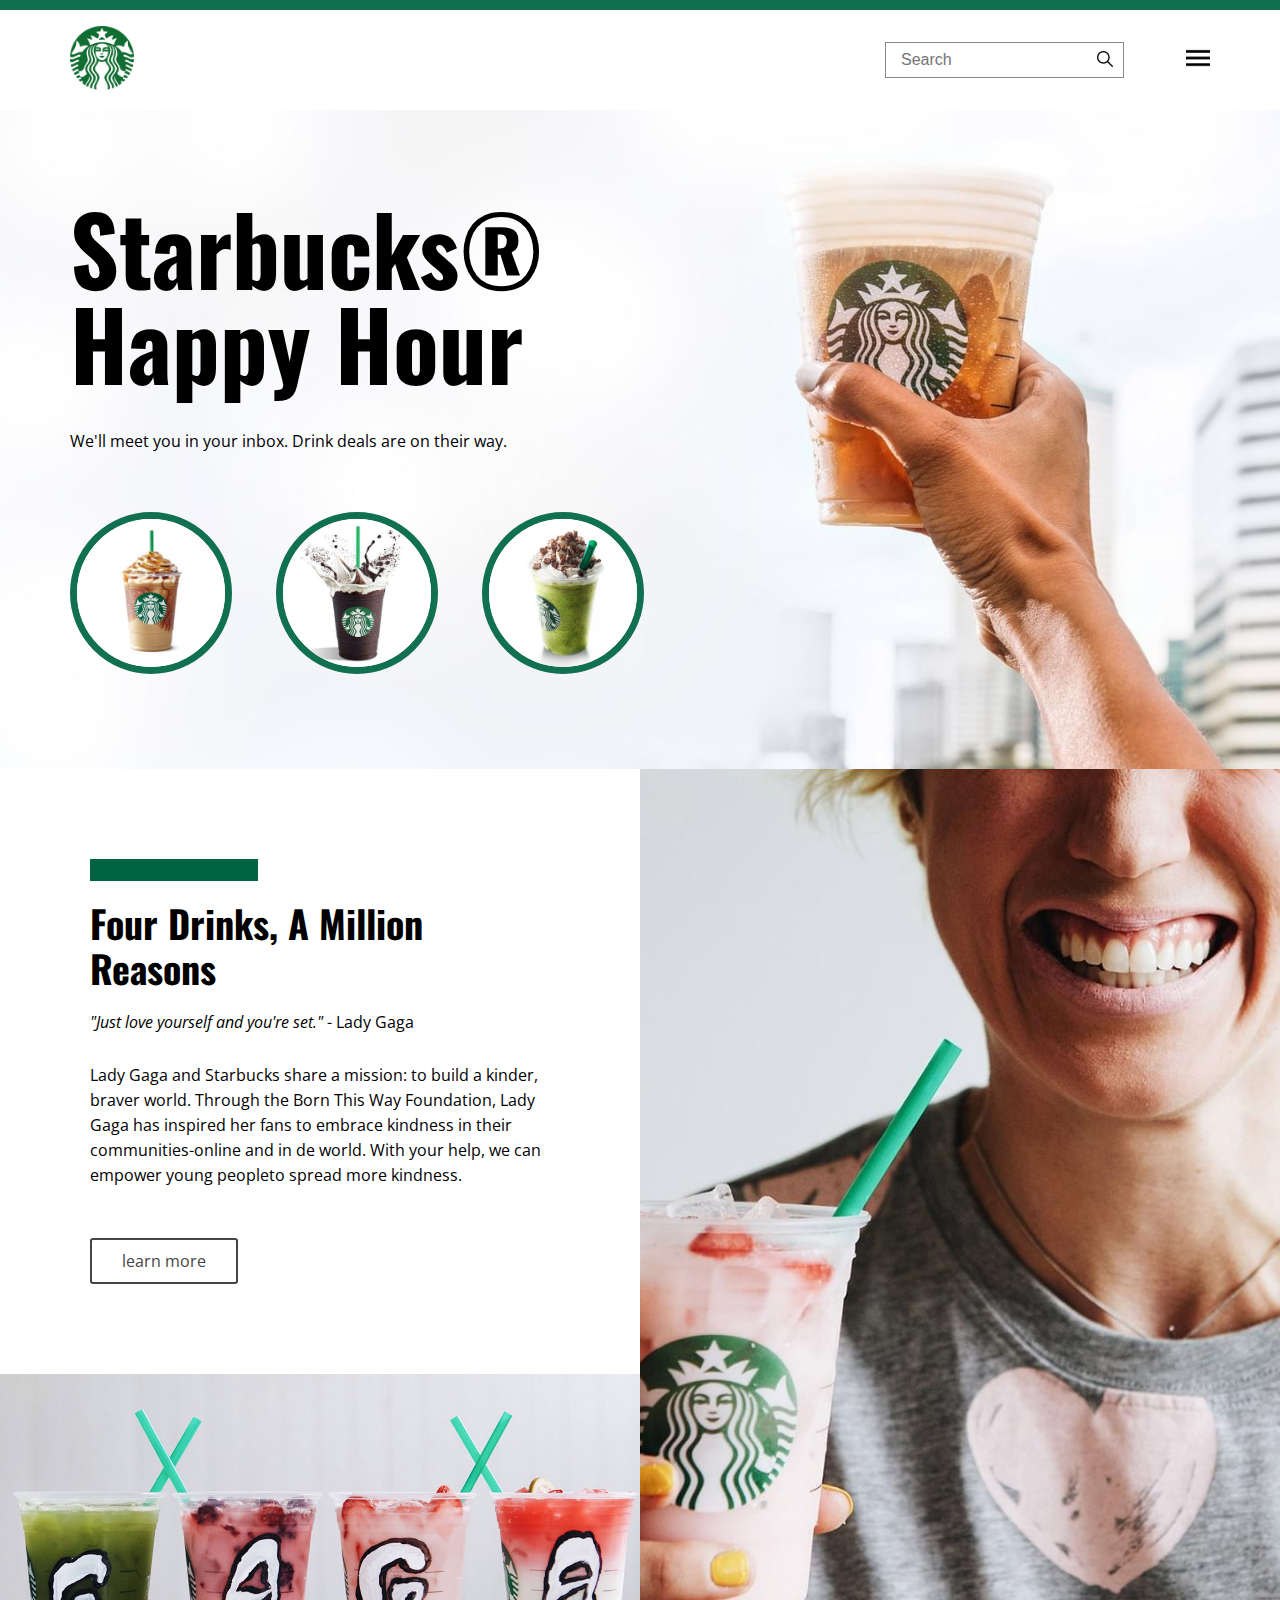
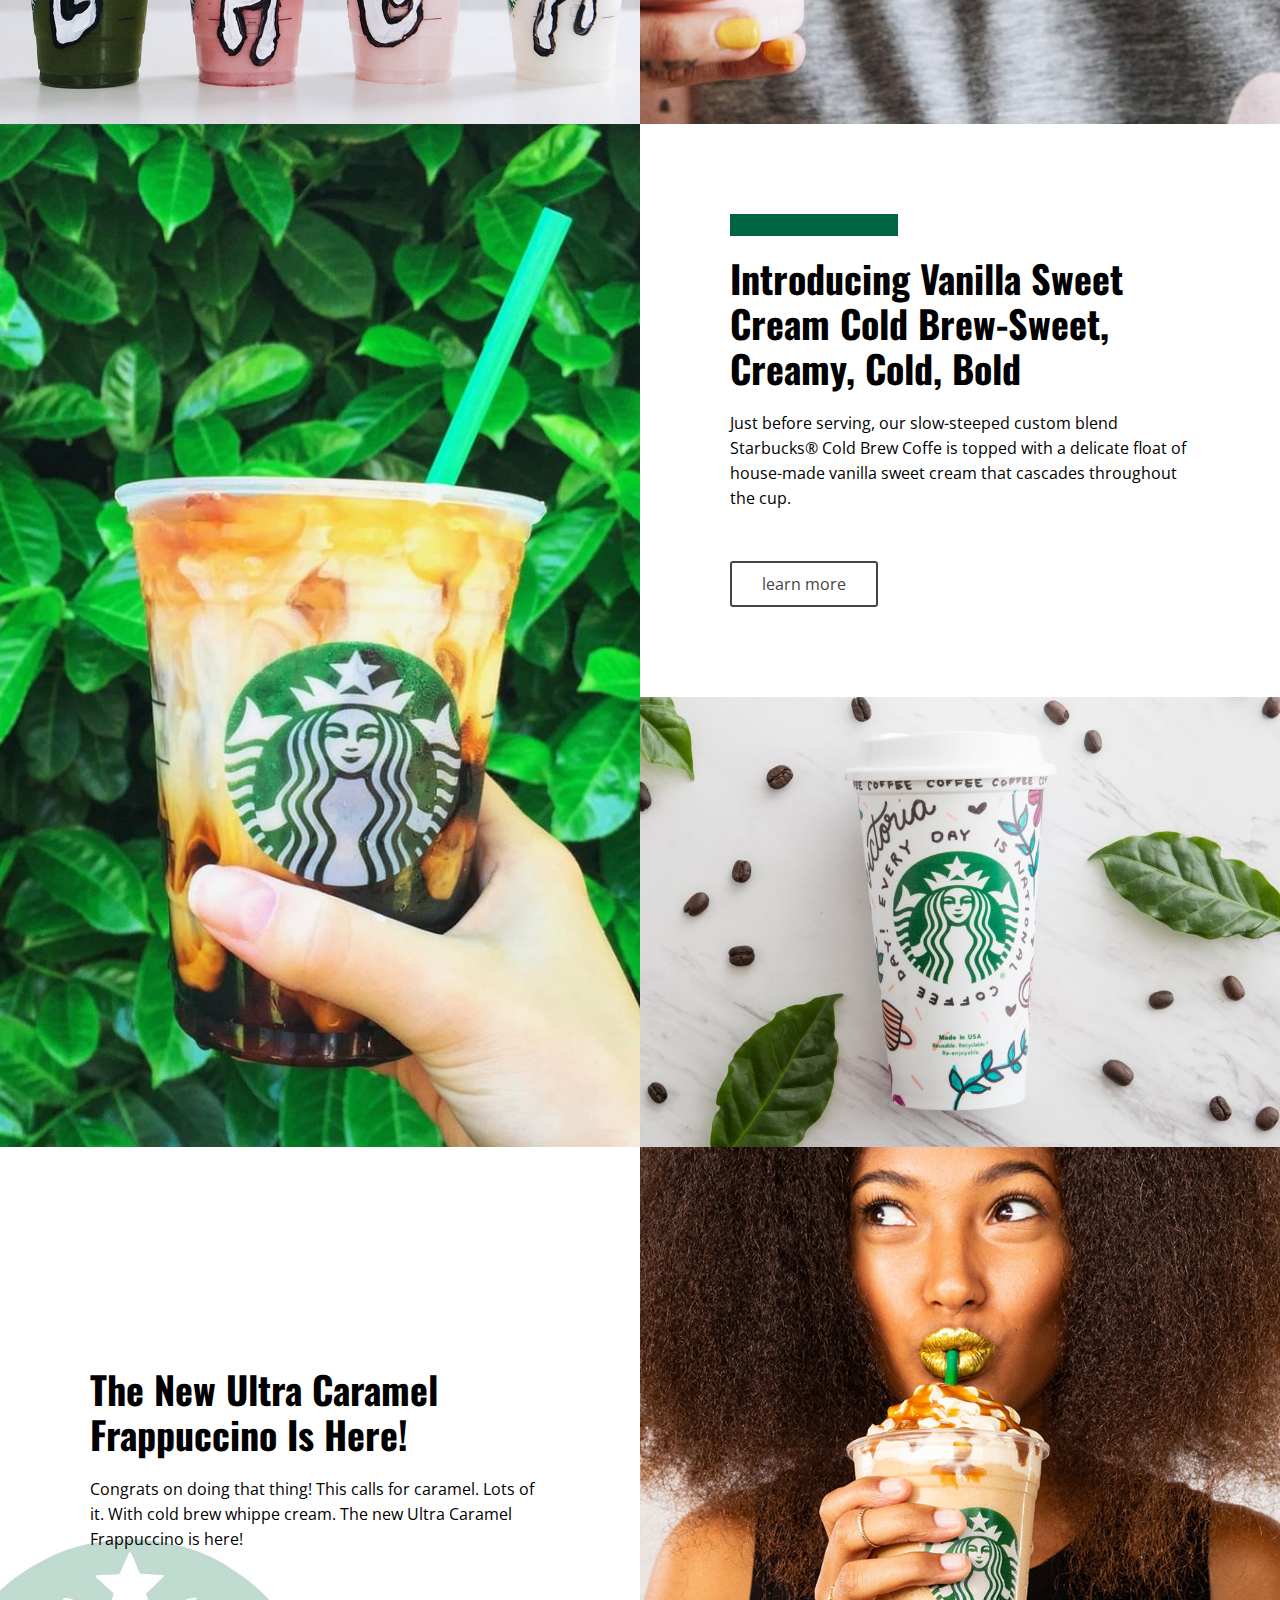
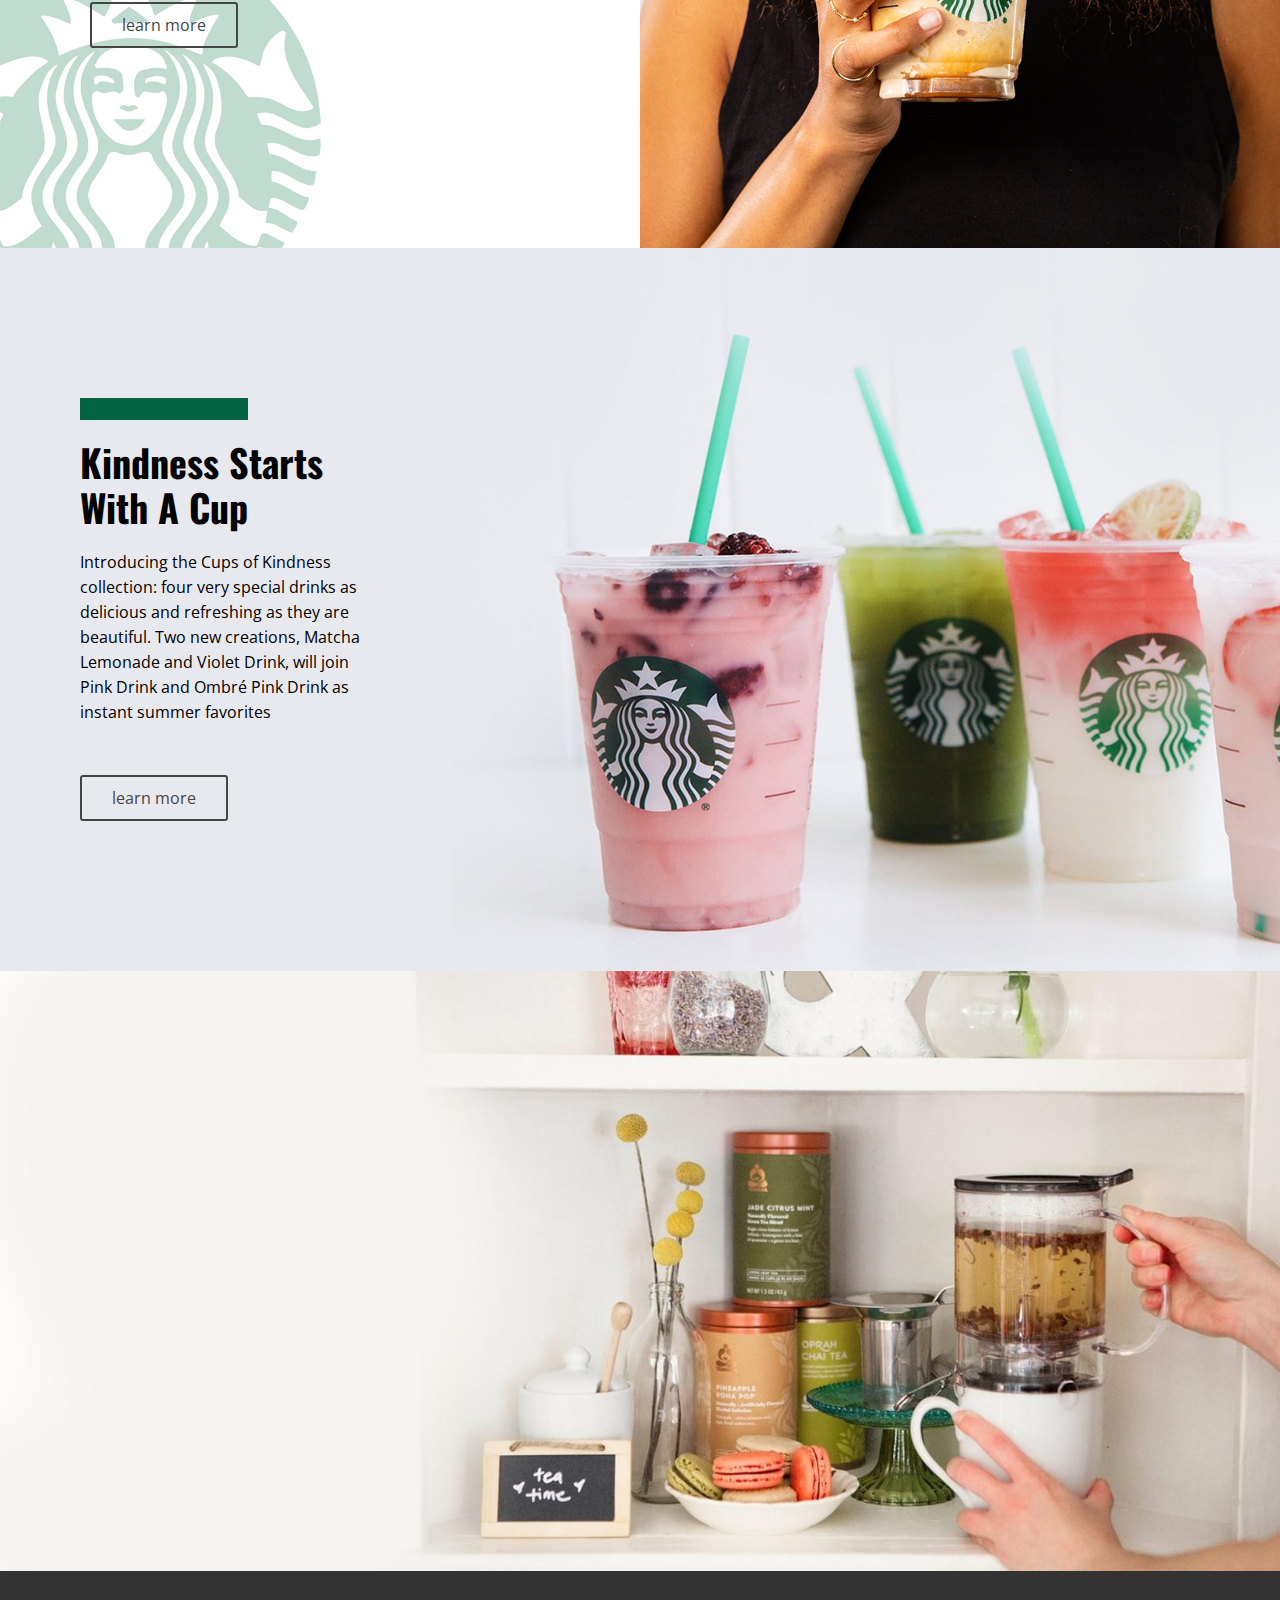
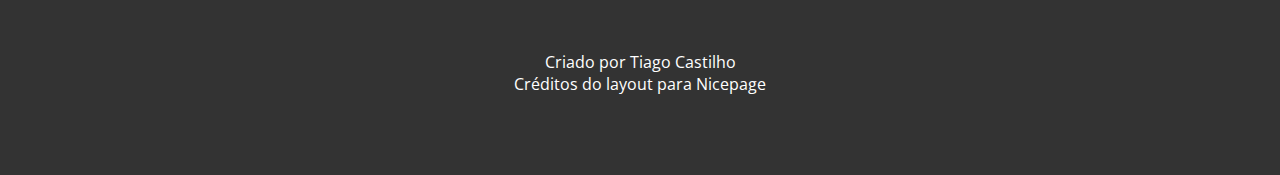
<file: Projeto 11 - Starbucks com Flexbox e Grid/index.html>
<!DOCTYPE html>
<html>
<head>
    <meta charset="UTF-8">
    <meta http-equiv="X-UA-Compatible" content="IE=edge">
    <meta name="viewport" content="width=device-width, initial-scale=1.0">
    <title>Starbucks</title>
    <link rel="stylesheet" href="assets/css/style.css" />
</head>
<body>
    <header>
        <div class="line"></div>
        <div class="container header--area">
            <div class="header--left">
                <a href=""><img src="assets/images/logo.png" alt=""></a>
            </div>
            <div class="header--right">
                <div class="header--search">
                    <form action="">
                        <input type="text" name="Search" placeholder="Search">
                        <button>
                            <img src="assets/images/loupe.png" alt="">
                        </button>
                    </form>
                </div>
                <div class="header--menu">
                    <img src="assets/images/menu.png" alt="">
                </div>
            </div>
        </div>
    </header>
    <section class="banner">
        <div class="container">
            <h1>Starbucks®<br/>Happy Hour</h1>
            <span>We'll meet you in your inbox. Drink deals are on their way.</span>
            <div class="banner--images">
                <img src="assets/images/c1.jpg" alt="">
                <img src="assets/images/c2.jpg" alt="">
                <img src="assets/images/c3.jpg" alt="">
            </div>
        </div>
    </section>
    <section class="area1">
        <div class="area1--content">
            <div class="bar"></div>
            <h2>Four Drinks, A Million Reasons</h2>

            <div class="area1--quote"><em>"Just love yourself and you're set."</em> - Lady Gaga</div>
            <div class="area1--text">Lady Gaga and Starbucks share a mission: to build a kinder, braver world. Through the Born This Way Foundation, Lady Gaga has inspired her fans to embrace kindness in their communities-online and in de world. With your help, we can empower young peopleto spread more kindness.</div>

            <a href="" class="button">learn more</a>
        </div>
        <div class="area1--img1"></div>
        <div class="area1--img2"></div>
    </section>
    <section class="area2">
        <div class="area2--content">
            <div class="bar"></div>
            <h2>Introducing Vanilla Sweet Cream Cold Brew-Sweet, Creamy, Cold, Bold</h2>

            <div class="area2--text">Just before serving, our slow-steeped custom blend Starbucks® Cold Brew Coffe is topped with a delicate float of house-made vanilla sweet cream that cascades throughout the cup.</div>

            <a href="" class="button">learn more</a>
        </div>
        <div class="area2--img1"></div>
        <div class="area2--img2"></div>
    </section>
    <section class="area3">
        <div class="area3--content">
            <h2>The New Ultra Caramel Frappuccino Is Here!</h2>

            <div class="area3--text">Congrats on doing that thing! This calls for caramel. Lots of it. With cold brew whippe cream. The new Ultra Caramel Frappuccino is here!</div>
            
            <a href="" class="button">learn more</a>
        </div>
        <div class="area3--img1"></div>
    </section>
    <section class="area4">
        <div class="area4--content">
            <div class="bar"></div>
            <h2>Kindness Starts With A Cup</h2>

            <div class="area4--text">Introducing the Cups of Kindness collection: four very special drinks as delicious and refreshing as they are beautiful. Two new creations, Matcha Lemonade and Violet Drink, will join Pink Drink and Ombré Pink Drink as instant summer favorites</div>

            <a href="" class="button">learn more</a>
        </div>
        <div class="area4--img1"></div>
    </section>
    <section class="area5"></section>
    <footer>
        Criado por Tiago Castilho<br/>
        Créditos do layout para Nicepage
    </footer>
</body>
</html>
</file>
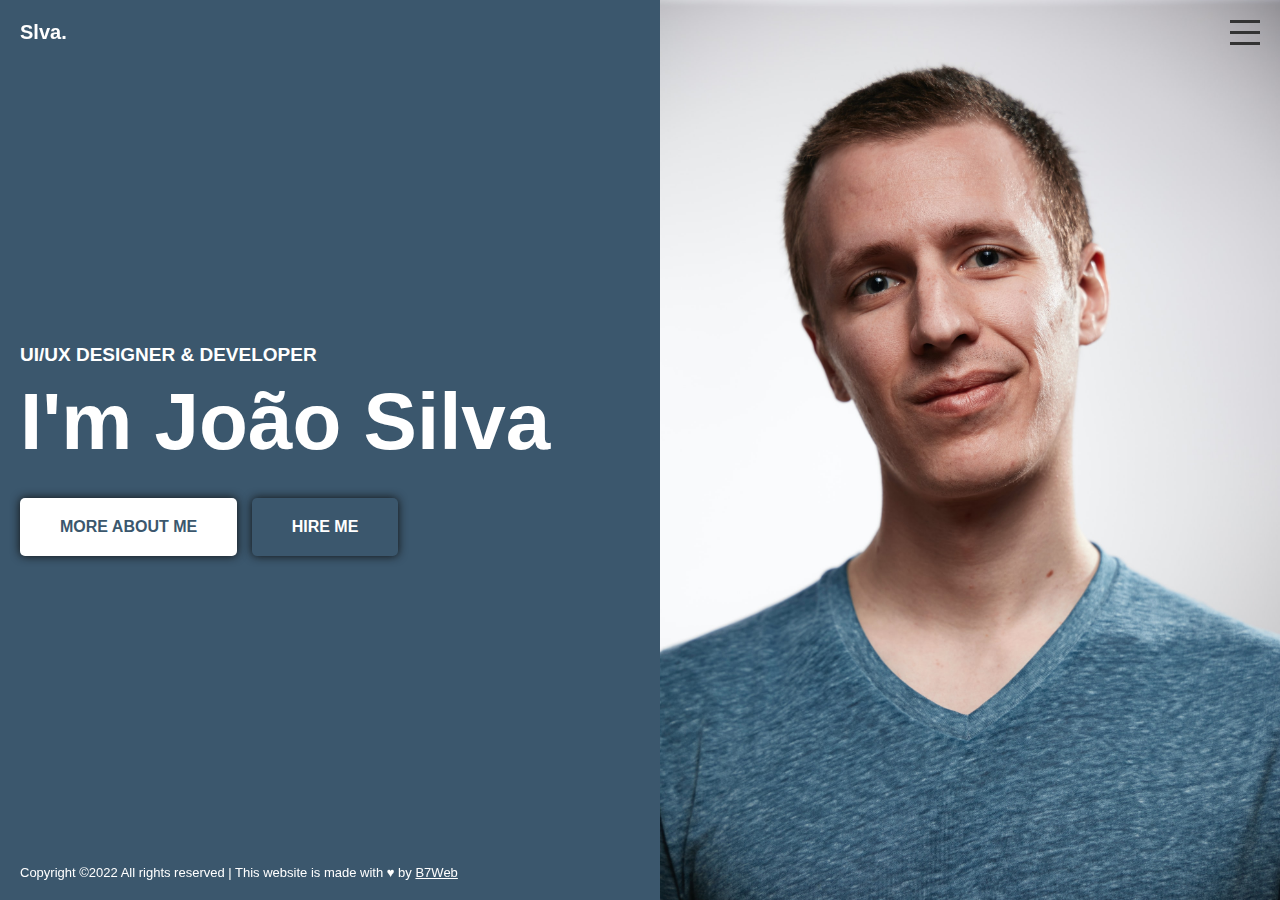
<file: Projeto 12 - Portfólio/index.html>
<!DOCTYPE html>
<html lang="en">
<head>
    <meta charset="UTF-8">
    <meta http-equiv="X-UA-Compatible" content="IE=edge">
    <meta name="viewport" content="width=device-width, initial-scale=1.0">
    <title>João Silva</title>
    <link rel="stylesheet" href="assets/css/styles.css">
</head>
<body>
    <header>
        <div class="logo">Slva.</div>
        <div class="menu">
            <div class="menu-line"></div>
            <div class="menu-line"></div>
            <div class="menu-line"></div>
        </div>
    </header>
    <section>
        <div class="container">
            <div class="leftside">
                <div class="info">
                    <div class="profession">UI/UX Designer & Developer</div>
                    <div class="name">I'm João Silva</div>
                    <div class="buttons">
                        <a href="">More About Me</a>
                        <a href="" class="light">Hire Me</a>
                    </div>
                </div>
            </div>
            <div class="rightside"></div>
        </div>
    </section>
    <footer>
        Copyright ©2022 All rights reserved | This website is made with ♥ by <a href="">B7Web</a>
    </footer>
</body>
</html>
</file>
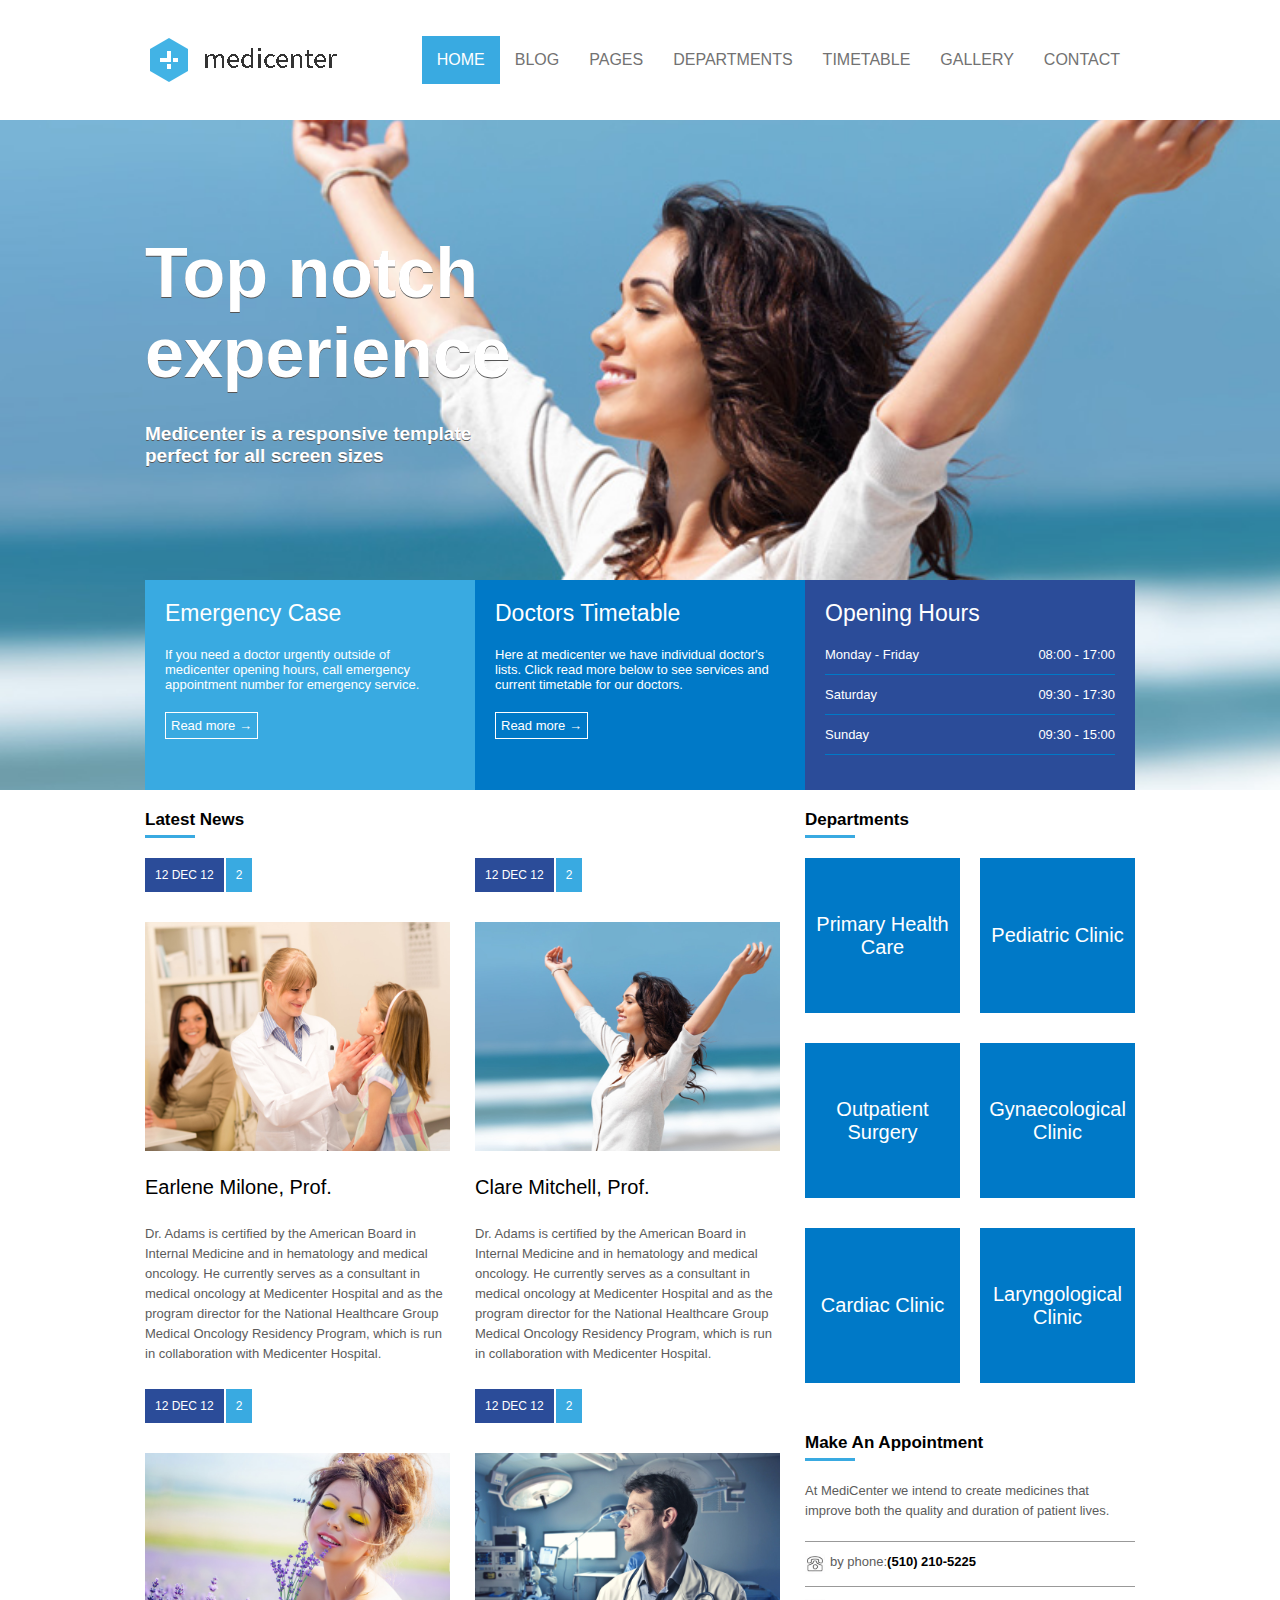
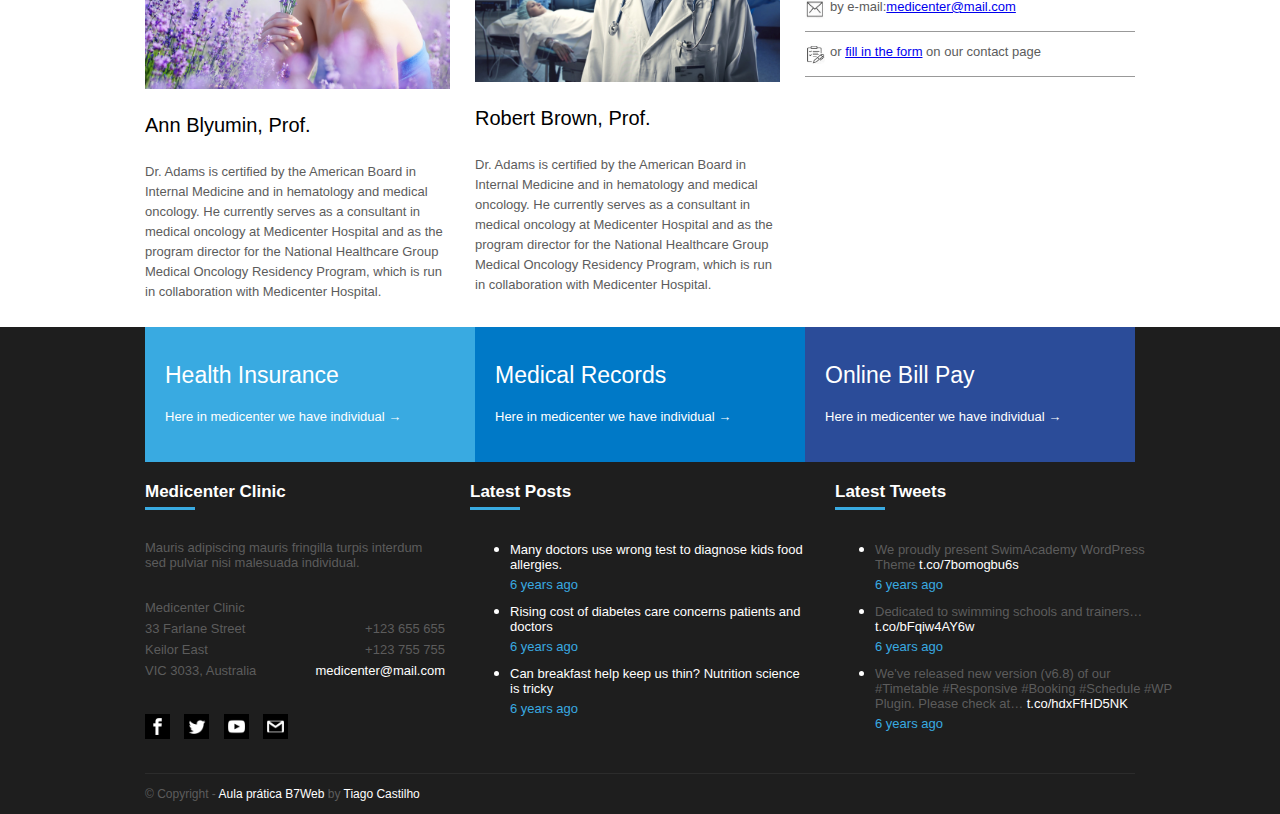
<file: Projeto 01 - Página com Flexbox - Medicenter/medicenter/index.html>
<html>
<head>
    <meta charset="UTF-8">
    <meta name="viewport" content="width=device-width,user-scalable=0">

    <link rel="stylesheet" type="text/css" href="assets/css/template.css">

    <script type="text/javascript">
        window.onload = function(){
            document.querySelector(".menuMobile").addEventListener("click", function(){
                if(document.querySelector(".menu nav ul").style.display == 'flex') {
                    document.querySelector(".menu nav ul").style.display = 'none';
                } else {
                    document.querySelector(".menu nav ul").style.display = 'flex';
                }
            });
        };
    </script>

    <title>Medicenter</title>

</head>
<body>
    <header>
        <div class="container">
            <div class="logo">
                <a href=""><img src="assets/images/logo.png"></a>
            </div>
            <div class="menu">
                <nav>
                    <div class="menuMobile">
                        <div class="mm_line"></div>
                        <div class="mm_line"></div>
                        <div class="mm_line"></div>
                    </div>
                    <ul>
                        <li class="active"><a href="">HOME</a></li>
                        <li><a href="">BLOG</a></li>
                        <li><a href="">PAGES</a></li>
                        <li><a href="">DEPARTMENTS</a></li>
                        <li><a href="">TIMETABLE</a></li>
                        <li><a href="">GALLERY</a></li>
                        <li><a href="">CONTACT</a></li>
                    </ul>
                </nav>
            </div>
        </div>
    </header>

    <section id="banner">
        <div class="container column">
            <div class="banner_headline">
                <h1>Top notch experience</h1>
                <h2>Medicenter is a responsive template perfect for all screen sizes</h2>
            </div>
            <div class="banner_options">
                <div class="banner1">
                    <div class="banner_title">Emergency Case</div>
                    <div class="banner_desc">If you need a doctor urgently outside of medicenter opening hours, call emergency appointment number for emergency service.</div>
                    <a href="">Read more →</a>
                </div>
                <div class="banner2">
                    <div class="banner_title">Doctors Timetable</div>
                    <div class="banner_desc">Here at medicenter we have individual doctor's lists. Click read more below to see services and current timetable for our doctors.</div>
                    <a href="">Read more →</a>
                </div>
                <div class="banner3">
                    <div class="banner_title">Opening Hours</div>
                    <div class="banner_desc">
                        <ul id="list1">
                            <li id="list1_1">
                                <div class="day">
                                    Monday - Friday 
                                </div>
                                <div class="hour">
                                    08:00 - 17:00
                                </div>
                            </li>
                            <li id="list1_1"> 
                                <div class="day">
                                    Saturday 
                                </div>
                                <div class="hour">
                                    09:30 - 17:30
                                </div> 
                            </li>
                            <li id="list1_1"> 
                                <div class="day">
                                    Sunday 
                                </div>
                                <div class="hour">
                                    09:30 - 15:00
                                </div>  
                            </li>
                        </ul>
                    </div>
                </div>
            </div>
        </div>
    </section>

    <section id="geral">
        <div class="container">
            <section>
                <div class="widget">
                    <div class="widget_title">
                        <div class="widget_title_text">Latest News</div>
                        <div class="widget_title_bar"></div>
                    </div>
                    <div class="widget_body flex">
                        <article>
                            <a href="">
                                <div class="news_data">
                                    <div class="news_posted_at">12 DEC 12</div>
                                    <div class="news_comments">2</div>
                                </div>
                                <div class="news_thumbnail">
                                    <img src="assets/images/latest_news1.png" alt="">
                                </div>
                                <div class="news_title">
                                    Earlene Milone, Prof.
                                </div>
                                <div class="news_resume">
                                    Dr. Adams is certified by the American Board in Internal Medicine and in hematology and medical oncology. He currently serves as a consultant in medical oncology at Medicenter Hospital and as the program director for the National Healthcare Group Medical Oncology Residency Program, which is run in collaboration with Medicenter Hospital.
                                </div>
                            </a>
                        </article>
                        <article>
                            <a href="">
                                <div class="news_data">
                                    <div class="news_posted_at">12 DEC 12</div>
                                    <div class="news_comments">2</div>
                                </div>
                                <div class="news_thumbnail">
                                    <img src="assets/images/latest_news2.png" alt="">
                                </div>
                                <div class="news_title">
                                    Clare Mitchell, Prof.
                                </div>
                                <div class="news_resume">
                                    Dr. Adams is certified by the American Board in Internal Medicine and in hematology and medical oncology. He currently serves as a consultant in medical oncology at Medicenter Hospital and as the program director for the National Healthcare Group Medical Oncology Residency Program, which is run in collaboration with Medicenter Hospital.
                                </div>
                            </a>
                        </article>
                        <article>
                            <a href="">
                                <div class="news_data">
                                    <div class="news_posted_at">12 DEC 12</div>
                                    <div class="news_comments">2</div>
                                </div>
                                <div class="news_thumbnail">
                                    <img src="assets/images/latest_news3.png" alt="">
                                </div>
                                <div class="news_title">
                                    Ann Blyumin, Prof.
                                </div>
                                <div class="news_resume">
                                    Dr. Adams is certified by the American Board in Internal Medicine and in hematology and medical oncology. He currently serves as a consultant in medical oncology at Medicenter Hospital and as the program director for the National Healthcare Group Medical Oncology Residency Program, which is run in collaboration with Medicenter Hospital.
                                </div>
                            </a>
                        </article>
                        <article>
                            <a href="">
                                <div class="news_data">
                                    <div class="news_posted_at">12 DEC 12</div>
                                    <div class="news_comments">2</div>
                                </div>
                                <div class="news_thumbnail">
                                    <img src="assets/images/latest_news4.png" alt="">
                                </div>
                                <div class="news_title">
                                    Robert Brown, Prof.
                                </div>
                                <div class="news_resume">
                                    Dr. Adams is certified by the American Board in Internal Medicine and in hematology and medical oncology. He currently serves as a consultant in medical oncology at Medicenter Hospital and as the program director for the National Healthcare Group Medical Oncology Residency Program, which is run in collaboration with Medicenter Hospital.
                                </div>
                            </a>
                        </article>
                    </div>
                </div>
            </section>
            <aside>
                <div class="widget">
                    <div class="widget_title">
                        <div class="widget_title_text">Departments</div>
                        <div class="widget_title_bar"></div>
                    </div>
                    <div class="widget_body">
                        <div class="boxes">
                            <a href="">
                                <div class="box">Primary Health Care</div>
                            </a>
                            <a href="">
                                <div class="box">Pediatric Clinic</div>
                            </a>
                            <a href="">
                                <div class="box">Outpatient Surgery</div>
                            </a>
                            <a href="">
                                <div class="box">Gynaecological Clinic</div>
                            </a>
                            <a href="">
                                <div class="box">Cardiac Clinic</div>
                            </a>
                            <a href="">
                                <div class="box">Laryngological Clinic</div>
                            </a>
                        </div>
                    </div>
                </div>
                <div class="widget">
                    <div class="widget_title">
                        <div class="widget_title_text">Make An Appointment</div>
                        <div class="widget_title_bar"></div>
                    </div>
                    <div class="widget_body">
                        <div class="appointment_text">
                        At MediCenter we intend to create medicines that improve both the quality and duration of patient lives.
                        </div>
                        <div class="appointment_desc">
                            <ul id="list2">
                                <li id="list2_1">
                                    <div class="contact1">
                                        <img src="assets/images/phone.png" alt=""> 
                                    </div>
                                    <div class="text1">
                                        by phone:  
                                    </div>
                                    <div class="phone_number">
                                        (510) 210-5225
                                    </div>
                                </li>
                                <li id="list2_1"> 
                                    <div class="contact1">
                                        <img src="assets/images/email.png" alt=""> 
                                    </div>
                                    <div class="text1">
                                        by e-mail: 
                                    </div>
                                    <div class="mail">
                                        <a href="mailto:contact@medicenter.com"> medicenter@mail.com</a>
                                    </div>
                                </li>
                                <li id="list2_1"> 
                                    <div class="contact1">
                                        <img src="assets/images/form.png" alt="">
                                    </div> 
                                    <div class="test1">
                                        or <a href="a">fill in the form</a> on our contact page 
                                    </div>
                                     
                                </li>
                            </ul>
                        </div>
                    </div>
                </div>
            </aside>
        </div>
    </section>
    <footer>
        <div class="container flexColumn">
            <div class="footer_menu">
                <div class="fm_1">
                    <a href="">
                        <div class="footer_title">Health Insurance</div>
                        <div class="footer_desc">Here in medicenter we have individual  →</div>
                    </a>
                </div>
                <div class="fm_2">
                    <a href="">
                        <div class="footer_title">Medical Records</div>
                        <div class="footer_desc">Here in medicenter we have individual  →</div>
                    </a>
                </div>
                <div class="fm_3">
                    <a href="">
                        <div class="footer_title">Online Bill Pay</div>
                        <div class="footer_desc">Here in medicenter we have individual  →</div>
                    </a>
                </div>
            </div>
            <div class="footer_area">
                <div class="footer_areaitem">
                    <div class="widget">
                        <div class="widget_title">
                            <div class="widget_title_text">Medicenter Clinic</div>
                            <div class="widget_title_bar"></div>                            
                        </div>
                        <div class="widget_body flex">
                            <article>
                                <div class="medi_info_text">
                                    Mauris adipiscing mauris fringilla turpis interdum sed pulviar nisi malesuada individual.
                                </div>
                                <div class="medi_info_data">
                                    <ul id="list3">
                                        <li id="list3_1">
                                            <div class="info_local">
                                                Medicenter Clinic 
                                            </div>
                                            <div class="info_adress">
                                                
                                            </div>
                                        </li>
                                        <li id="list3_1">
                                            <div class="info_local">
                                                33 Farlane Street 
                                            </div>
                                            <div class="info_adress">
                                                +123 655 655
                                            </div>
                                        </li>
                                        <li id="list3_1"> 
                                            <div class="info_local">
                                                Keilor East 
                                            </div>
                                            <div class="info_adress">
                                                +123 755 755
                                            </div> 
                                        </li>
                                        <li id="list3_1"> 
                                            <div class="info_local">
                                                VIC 3033, Australia 
                                            </div>
                                            <div class="info_adress">
                                                <a href="mailto:contact@medicenter.com"> medicenter@mail.com</a>
                                            </div>  
                                        </li>
                                    </ul>
                                </div>
                                <div class="medi_info_social">
                                    <a href="https://www.facebook.com/"><img src="assets/images/foot_facebook.png" alt=""></a>
                                    <a href="https://twitter.com/tweeter"><img src="assets/images/foot_twitter.png" alt=""></a>
                                    <a href="https://www.youtube.com/"><img src="assets/images/foot_youtube.png" alt=""></a>
                                    <a href="mailto:contact@medicenter.com"><img src="assets/images/foot_email.png" alt=""></a>
                                </div>
                            </article>
                        </div>   
                    </div>    
                </div>
                <div class="footer_areaitem">
                    <div class="widget">
                        <div class="widget_title">
                            <div class="widget_title_text">Latest Posts</div>
                            <div class="widget_title_bar"></div>
                        </div>
                        <div class="widget_body flex">
                            <ul id="latest_posts">
                                <li>
                                    <article>
                                        <div class="medi_info_text2">
                                            Many doctors use wrong test to diagnose kids food allergies.
                                        </div>
                                        <div class="medi_info_data2">
                                            6 years ago
                                        </div>
                                    </article>
                                </li>
                                <li>
                                    <article>
                                        <div class="medi_info_text2">
                                            Rising cost of diabetes care concerns patients and doctors
                                        </div>
                                        <div class="medi_info_data2">
                                            6 years ago
                                        </div>
                                    </article>
                                </li>
                                <li>
                                    <article>
                                        <div class="medi_info_text2">
                                            Can breakfast help keep us thin? Nutrition science is tricky
                                        </div>
                                        <div class="medi_info_data2">
                                            6 years ago
                                        </div>
                                    </article>
                                </li>
                            </ul>
                        </div>
                    </div> 
                </div>
                <div class="footer_areaitem">
                    <div class="widget">
                        <div class="widget_title">
                            <div class="widget_title_text">Latest Tweets</div>
                            <div class="widget_title_bar"></div>
                        </div>
                        <div class="widget_body flex">
                            <ul id="latest_tweets">
                                <li>
                                    <article>
                                        <div class="medi_info_text3">
                                            We proudly present SwimAcademy WordPress Theme <a href="">t.co/7bomogbu6s</a>
                                        </div>
                                        <div class="medi_info_data3">
                                            6 years ago
                                        </div>
                                    </article>
                                </li>
                                <li>
                                    <article>                                        
                                        <div class="medi_info_text3">
                                            Dedicated to swimming schools and trainers… <a href="">t.co/bFqiw4AY6w</a>
                                        </div>
                                        <div class="medi_info_data3">
                                            6 years ago
                                        </div>
                                    </article>
                                </li>
                                <li>
                                    <article>                                    
                                        <div class="medi_info_text3">
                                            We've released new version (v6.8) of our #Timetable #Responsive #Booking #Schedule #WP Plugin. Please check at… <a href="">t.co/hdxFfHD5NK</a>
                                        </div>
                                        <div class="medi_info_data3">
                                            6 years ago
                                        </div>
                                    </article>
                                </li>
                            </ul>
                        </div>
                    </div>
                </div>
            </div>
            <div class="footer_copy">
                © Copyright - <a href="">Aula prática B7Web</a> by <a href="">Tiago Castilho</a>
            </div>
        </div>
    </footer>

</body>
</html>
</file>
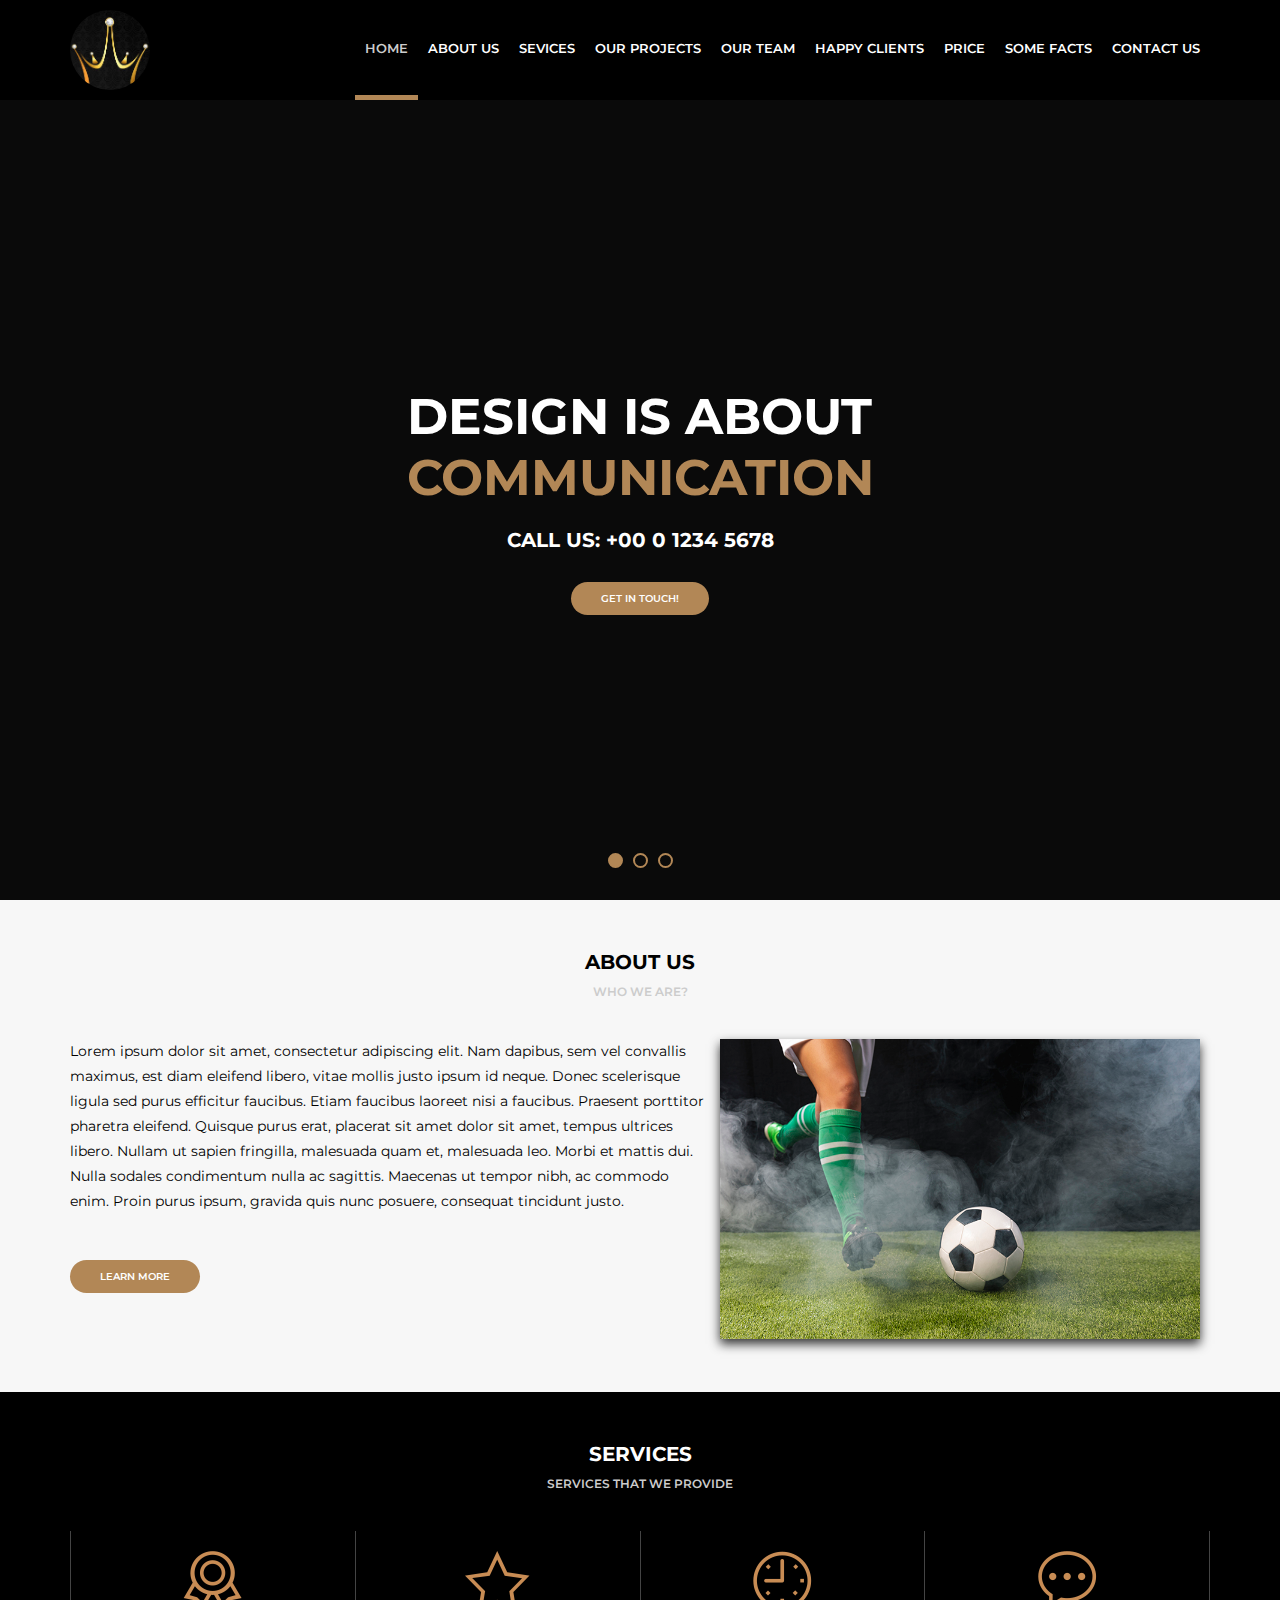
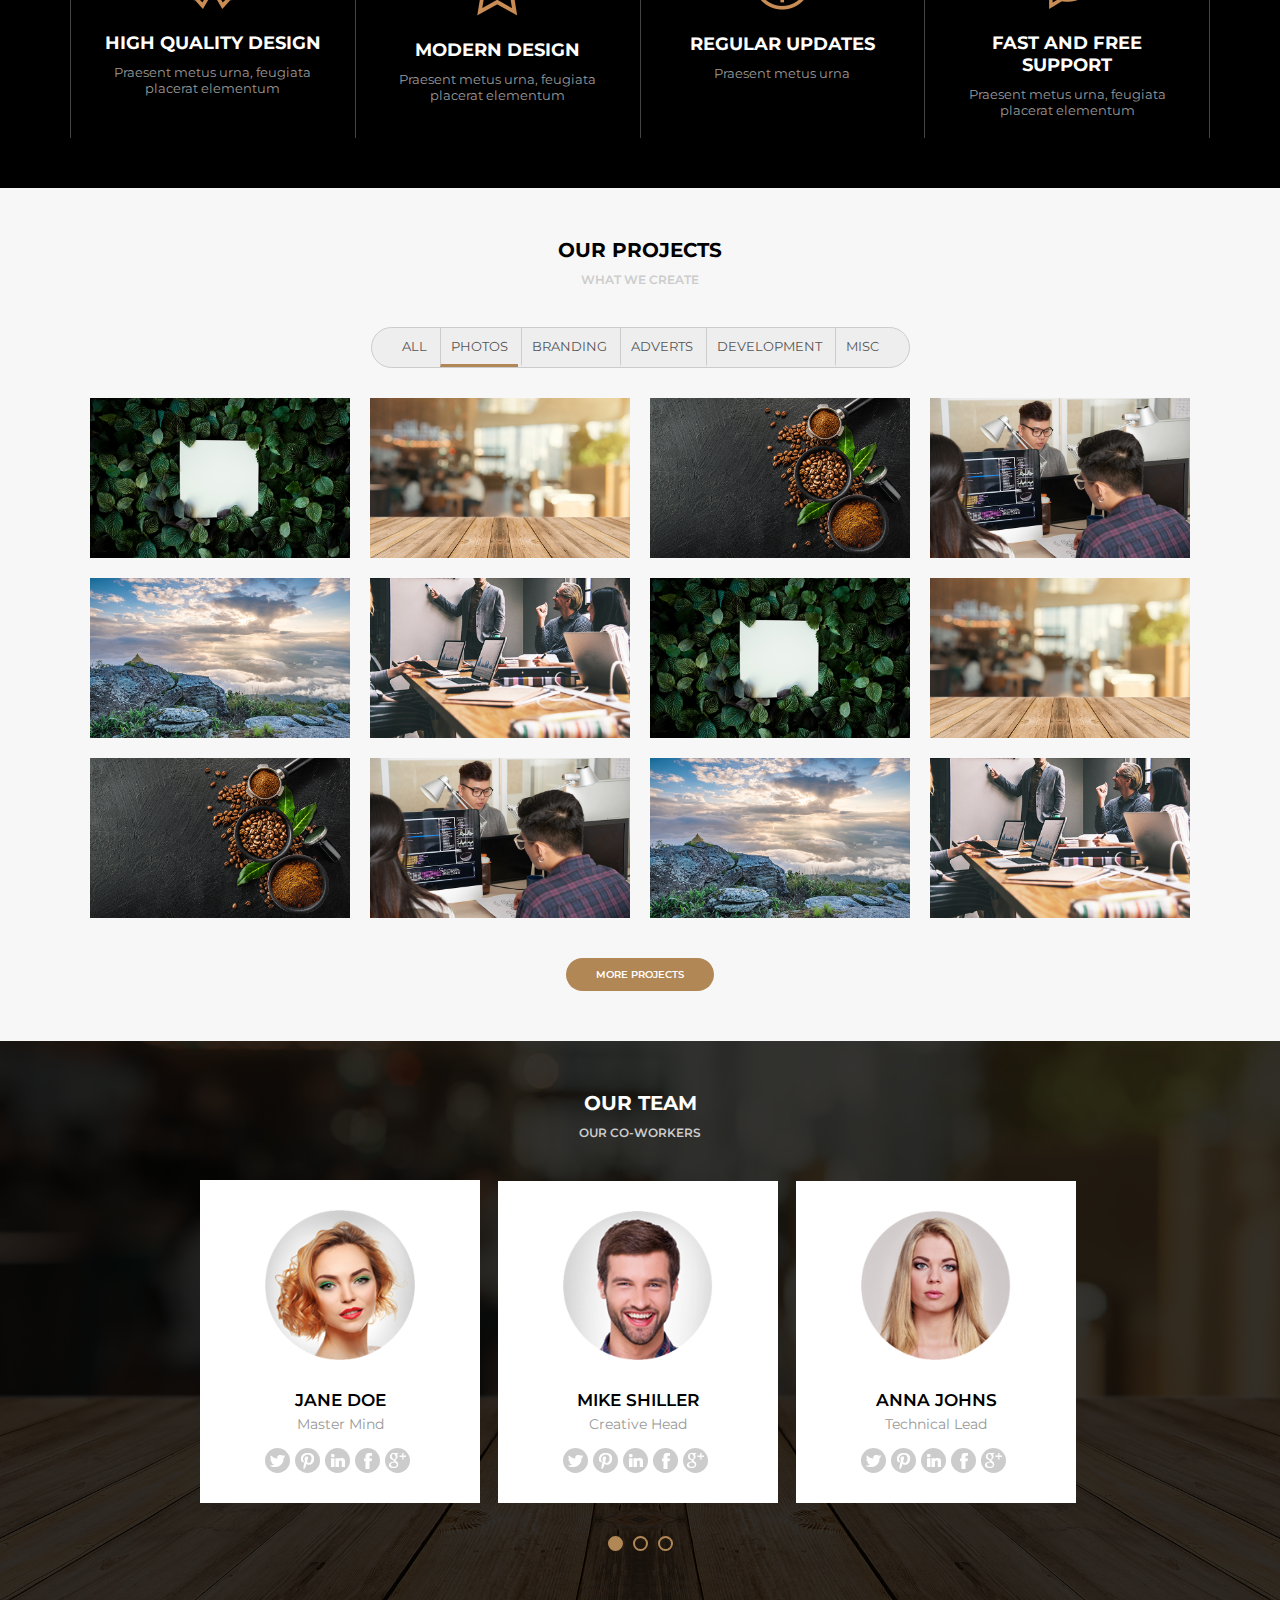
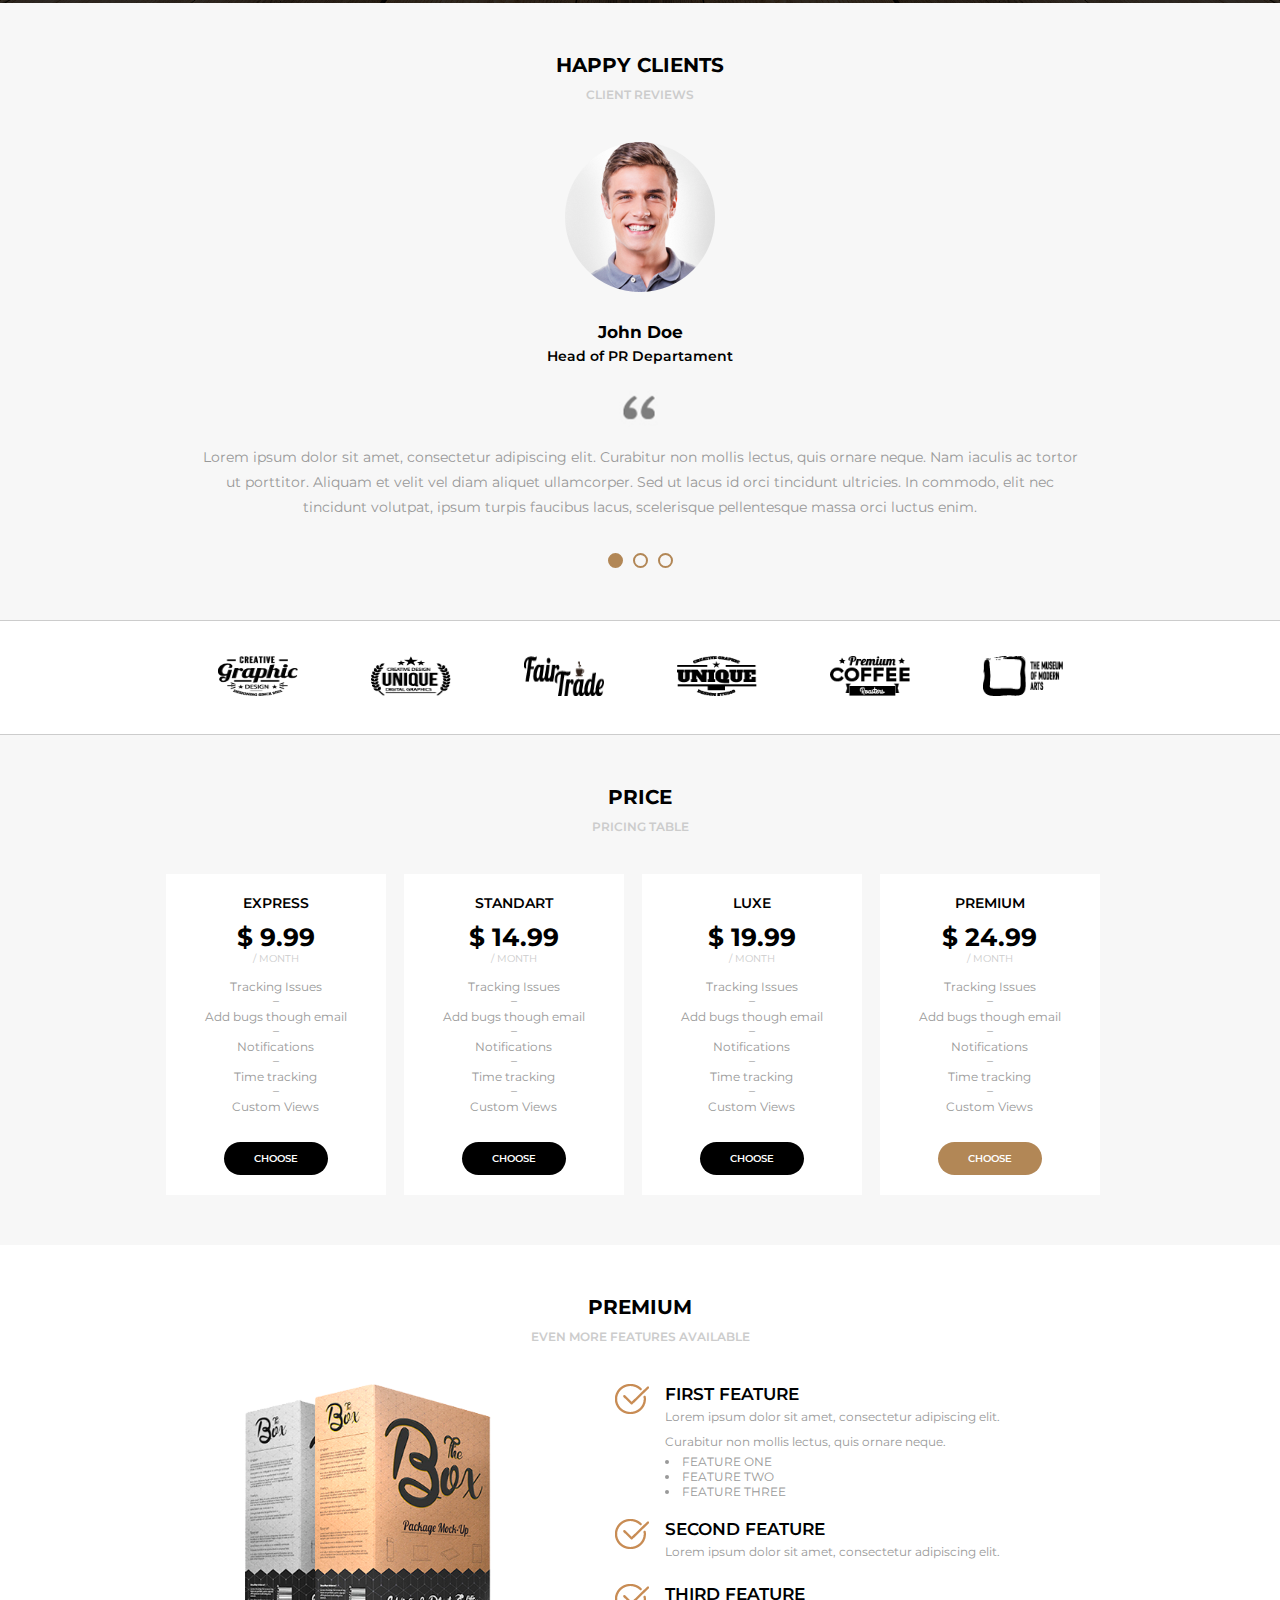
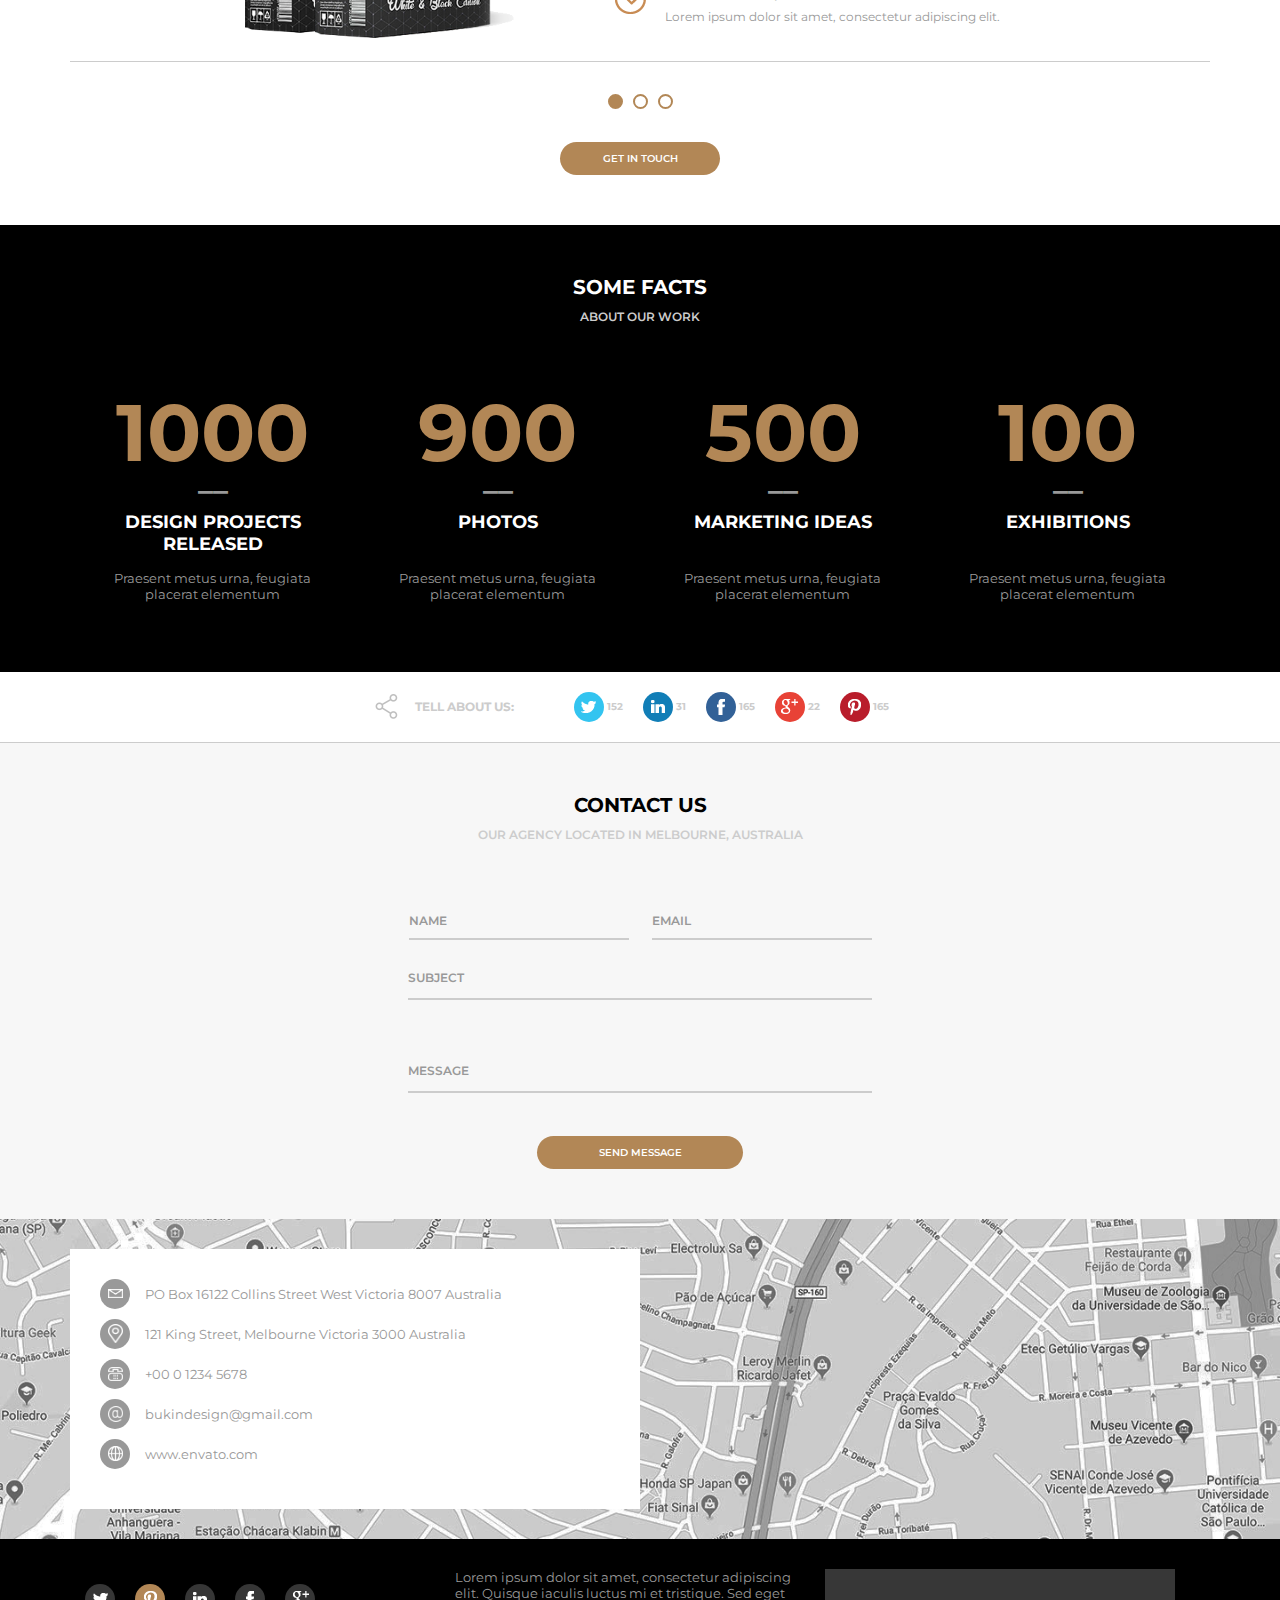
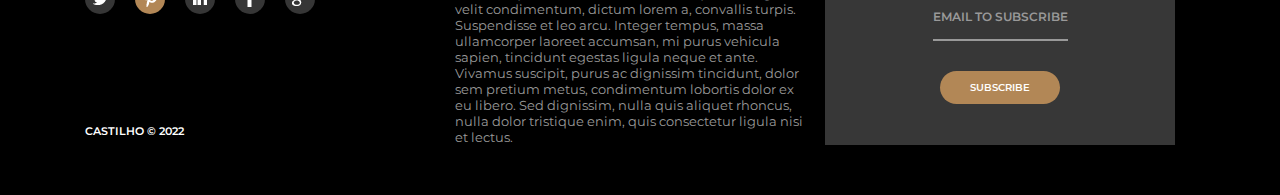
<file: Projeto 10 - Projeto Awax/home.html>
<!DOCTYPE html>
<html>
<head>
    <meta charset="UTF-8">
    <title>Awax</title>
    <meta name="viewport" content="width=device-width,minimum-scale=1,initial-scale=1">
    <link rel="stylesheet" type="text/css" href="assets/css/style.css">
    <link rel="preconnect" href="https://fonts.googleapis.com">
    <link rel="preconnect" href="https://fonts.gstatic.com" crossorigin>
    <link href="https://fonts.googleapis.com/css2?family=Montserrat:wght@300;400;600;700&display=swap" rel="stylesheet">
</head>
<body>
    <header>
        <div class="header">
            <div class="logo">
                <div class="logoimg"></div>
            </div>
            <div class="menu">
                <img class="menu-opener" src="assets/images/menu.png" alt="">
                <nav>
                    <ul>
                        <li class="active"><a href="">Home</a></li>
                        <li><a href="">About Us</a></li>
                        <li><a href="">Sevices</a></li>
                        <li><a href="">Our Projects</a></li>
                        <li><a href="">Our Team</a></li>
                        <li><a href="">Happy Clients</a></li>
                        <li><a href="">Price</a></li>
                        <li><a href="">Some Facts</a></li>
                        <li><a href="">Contact Us</a></li>                        
                    </ul>
                </nav>
            </div>
        </div>
    </header>
    <main>
        <section class="banner">
            <div class="sliders">
                <div class="slide">
                    <div class="slidearea">
                        <h1>Design is about</br><span>Communication</span></h1>
                        <h2>Call Us: +00 0 1234 5678</h2>
                        <a href="" class="buttom">Get in touch!</a>
                    </div>
                </div>
                <div class="slide">
                    <div class="slidearea">
                        <h1>Design is about</br><span>Communication2</span></h1>
                        <h2>Call Us: +00 0 1234 5678</h2>
                        <a href="" class="buttom">Get in touch!</a>
                    </div>
                </div>
                <div class="slide">
                    <div class="slidearea">
                        <h1>Design is about</br><span>Communication3</span></h1>
                        <h2>Call Us: +00 0 1234 5678</h2>
                        <a href="" class="buttom">Get in touch!</a>
                    </div>
                </div>
            </div>
            <div class="sliders-pointers">
                <div class="pointer active"></div>
                <div class="pointer"></div>
                <div class="pointer"></div>
            </div>
        </section>
        <section class="default light">
            <div class="section-title">About Us</div>
            <div class="section-desc">Who we are?</div>
            <div class="section-body">
                <div class="section-aboutus">
                    <div class="section-aboutus--left">
                        <p>Lorem ipsum dolor sit amet, consectetur adipiscing elit. Nam dapibus, sem vel convallis maximus, est diam eleifend libero, vitae mollis justo ipsum id neque. Donec scelerisque ligula sed purus efficitur faucibus. Etiam faucibus laoreet nisi a faucibus. Praesent porttitor pharetra eleifend. Quisque purus erat, placerat sit amet dolor sit amet, tempus ultrices libero. Nullam ut sapien fringilla, malesuada quam et, malesuada leo. Morbi et mattis dui. Nulla sodales condimentum nulla ac sagittis. Maecenas ut tempor nibh, ac commodo enim. Proin purus ipsum, gravida quis nunc posuere, consequat tincidunt justo.</p>
                    </br>
                        <a href="" class="buttom">Learn more</a>
                    </div>
                    <div class="section-aboutus--right">
                        <img src="./media/foto9.jpg" alt="">
                    </div>
                </div>
            </div>
        </section>
        <section class="default dark">
            <div class="section-title">Services</div>
            <div class="section-desc">Services that we provide</div>
            <div class="section-body">
                <div class="section-services">
                    <div class="section-service">
                        <img src="assets/images/medalha.png" alt="">
                        <h4>High Quality Design</h4>
                        <p>Praesent metus urna, feugiata placerat elementum</p>
                    </div>
                    <div class="section-service">
                        <img src="assets/images/estrela.png" alt="">
                        <h4>Modern Design</h4>
                        <p>Praesent metus urna, feugiata placerat elementum</p>                        
                    </div>
                    <div class="section-service">
                        <img src="assets/images/relogio.png" alt="">
                        <h4>Regular Updates</h4>
                        <p>Praesent metus urna</p> 
                    </div>
                    <div class="section-service">
                        <img src="assets/images/balao.png" alt="">
                        <h4>Fast and Free Support</h4>
                        <p>Praesent metus urna, feugiata placerat elementum</p> 
                    </div>
                </div>
            </div>
        </section>
        <section class="default light">
            <div class="section-title">Our Projects</div>
            <div class="section-desc">What we create</div>
            <div class="section-body">
                <div class="section-projects">
                    <div class="section-projects--filters">
                        <ul>
                            <li>All</li>
                            <li class="active">Photos</li>
                            <li>Branding</li>
                            <li>Adverts</li>
                            <li>Development</li>
                            <li>Misc</li>
                        </ul>
                    </div>
                    <div class="section-projects--photos">
                        <div class="section-projects--photo">
                            <div class="section-projects--photoarea">
                                <div class="section-projects--photoinfo">
                                    <h5>ABOUT</h5>
                                    <P>Praesent metus urna</P>
                                </div>
                                <img src="media/foto1.jpg" alt="">
                            </div>
                        </div>
                        <div class="section-projects--photo">
                            <div class="section-projects--photoarea">
                                <div class="section-projects--photoinfo">
                                    <h5>ABOUT</h5>
                                    <P>Praesent metus urna</P>
                                </div>
                                <img src="media/foto2.jpg" alt="">
                            </div>
                        </div>
                        <div class="section-projects--photo">
                            <div class="section-projects--photoarea">
                                <div class="section-projects--photoinfo">
                                    <h5>ABOUT</h5>
                                    <P>Praesent metus urna</P>
                                </div>
                                <img src="media/foto3.jpg" alt="">
                            </div>
                        </div>
                        <div class="section-projects--photo">
                            <div class="section-projects--photoarea">
                                <div class="section-projects--photoinfo">
                                    <h5>ABOUT</h5>
                                    <P>Praesent metus urna</P>
                                </div>
                                <img src="media/foto4.jpg" alt="">
                            </div>
                        </div>
                        <div class="section-projects--photo">
                            <div class="section-projects--photoarea">
                                <div class="section-projects--photoinfo">
                                    <h5>ABOUT</h5>
                                    <P>Praesent metus urna</P>
                                </div>
                                <img src="media/foto5.jpg" alt="">
                            </div>
                        </div>
                        <div class="section-projects--photo">
                            <div class="section-projects--photoarea">
                                <div class="section-projects--photoinfo">
                                    <h5>ABOUT</h5>
                                    <P>Praesent metus urna</P>
                                </div>
                                <img src="media/foto6.jpg" alt="">
                            </div>
                        </div>
                        <div class="section-projects--photo">
                            <div class="section-projects--photoarea">
                                <div class="section-projects--photoinfo">
                                    <h5>ABOUT</h5>
                                    <P>Praesent metus urna</P>
                                </div>
                                <img src="media/foto1.jpg" alt="">
                            </div>
                        </div>
                        <div class="section-projects--photo">
                            <div class="section-projects--photoarea">
                                <div class="section-projects--photoinfo">
                                    <h5>ABOUT</h5>
                                    <P>Praesent metus urna</P>
                                </div>
                                <img src="media/foto2.jpg" alt="">
                            </div>
                        </div>
                        <div class="section-projects--photo">
                            <div class="section-projects--photoarea">
                                <div class="section-projects--photoinfo">
                                    <h5>ABOUT</h5>
                                    <P>Praesent metus urna</P>
                                </div>
                                <img src="media/foto3.jpg" alt="">
                            </div>
                        </div>
                        <div class="section-projects--photo">
                            <div class="section-projects--photoarea">
                                <div class="section-projects--photoinfo">
                                    <h5>ABOUT</h5>
                                    <P>Praesent metus urna</P>
                                </div>
                                <img src="media/foto4.jpg" alt="">
                            </div>
                        </div>
                        <div class="section-projects--photo">
                            <div class="section-projects--photoarea">
                                <div class="section-projects--photoinfo">
                                    <h5>ABOUT</h5>
                                    <P>Praesent metus urna</P>
                                </div>
                                <img src="media/foto5.jpg" alt="">
                            </div>
                        </div>
                        <div class="section-projects--photo">
                            <div class="section-projects--photoarea">
                                <div class="section-projects--photoinfo">
                                    <h5>ABOUT</h5>
                                    <P>Praesent metus urna</P>
                                </div>
                                <img src="media/foto6.jpg" alt="">
                            </div>
                        </div>
                    </div>
                    <a href="" class="buttom">More Projects</a>
                </div>
            </div>
        </section>
        <section class="default dark bg-team">
            <div class="section-team-area">
                <div class="section-title">Our Team</div>
                <div class="section-desc">Our co-workers</div>
                <div class="section-body">
                    <div class="section-team">
                        <div class="sliders">
                            <div class="slide">
                                <div class="slidearea">
                                    <img class="section-team--avatar" src="media/mulher1.png" alt="">
                                    <div class="section-team--name">Jane Doe</div>
                                    <div class="section-team--role">Master Mind</div>
                                    <div class="section-team--social">
                                        <a href=""><img src="assets/images/twitter.png" alt=""></a>
                                        <a href=""><img src="assets/images/pinterest.png" alt=""></a>
                                        <a href=""><img src="assets/images/linkedin.png" alt=""></a>
                                        <a href=""><img src="assets/images/facebook.png" alt=""></a>
                                        <a href=""><img src="assets/images/googleplus.png" alt=""></a>
                                    </div>
                                </div>                                
                            </div>
                            <div class="slide">
                                <div class="slidearea">
                                    <img class="section-team--avatar" src="media/homem1.png" alt="">
                                    <div class="section-team--name">MIKE SHILLER</div>
                                    <div class="section-team--role">Creative Head</div>
                                    <div class="section-team--social">
                                        <a href=""><img src="assets/images/twitter.png" alt=""></a>
                                        <a href=""><img src="assets/images/pinterest.png" alt=""></a>
                                        <a href=""><img src="assets/images/linkedin.png" alt=""></a>
                                        <a href=""><img src="assets/images/facebook.png" alt=""></a>
                                        <a href=""><img src="assets/images/googleplus.png" alt=""></a>
                                    </div>
                                </div>
                            </div>
                            <div class="slide">
                                <div class="slidearea">
                                    <img class="section-team--avatar" src="media/mulher2.png" alt="">
                                    <div class="section-team--name">ANNA JOHNS</div>
                                    <div class="section-team--role">Technical Lead</div>
                                    <div class="section-team--social">
                                        <a href=""><img src="assets/images/twitter.png" alt=""></a>
                                        <a href=""><img src="assets/images/pinterest.png" alt=""></a>
                                        <a href=""><img src="assets/images/linkedin.png" alt=""></a>
                                        <a href=""><img src="assets/images/facebook.png" alt=""></a>
                                        <a href=""><img src="assets/images/googleplus.png" alt=""></a>
                                    </div>
                                </div>
                            </div>
                        </div>
                    </div>
                    <div class="sliders-pointers">
                        <div class="pointer active"></div>
                        <div class="pointer"></div>
                        <div class="pointer"></div>
                    </div>
                </div>
            </div>
        </section>
        <section class="default light">
            <div class="section-title">Happy Clients</div>
            <div class="section-desc">Client Reviews</div>
            <div class="section-body">
                <div class="section-clients-area">
                    <div class="section-client">                    
                        <img class="section-client--avatar" src="media/homem2.png" alt="">
                        <div class="section-client--name">John Doe</div>
                        <div class="section-client--role">Head of PR Departament</div>
                        <div class="section-client--review">
                            <img src="assets/images/aspas.PNG" alt="">
                            <p>Lorem ipsum dolor sit amet, consectetur adipiscing elit. Curabitur non mollis lectus, quis ornare neque. Nam iaculis ac tortor ut porttitor. Aliquam et velit vel diam aliquet ullamcorper. Sed ut lacus id orci tincidunt ultricies. In commodo, elit nec tincidunt volutpat, ipsum turpis faucibus lacus, scelerisque pellentesque massa orci luctus enim.</p>
                        </div>                    
                    </div>
                    <div class="sliders-pointers">
                        <div class="pointer active"></div>
                        <div class="pointer"></div>
                        <div class="pointer"></div>
                    </div>
                </div>
            </div>
        </section>
        <section class="sponsors">
            <div class="sponsors-icons">
                <a href=""><img src="media/empresa1.png" alt=""></a>
                <a href=""><img src="media/empresa2.png" alt=""></a>
                <a href=""><img src="media/empresa3.png" alt=""></a>
                <a href=""><img src="media/empresa4.png" alt=""></a>
                <a href=""><img src="media/empresa5.png" alt=""></a>
                <a href=""><img src="media/empresa6.png" alt=""></a>
            </div>
        </section>
        <section class="default light">
            <div class="section-title">Price</div>
            <div class="section-desc">Pricing Table</div>
            <div class="section-body">
                <div class="section-prices">
                    <div class="section-price">
                        <div class="section-price-area">
                            <div class="section-price--type">Express</div>
                            <div class="section-price--valor">$ 9.99</div>
                            <div class="section-price--month">/ Month</div>
                            <div class="section-price--desc">
                                <ul>
                                    <li>Tracking Issues</li>
                                    <p>_</p>
                                    <li>Add bugs though email</li>
                                    <p>_</p>
                                    <li>Notifications</li>
                                    <p>_</p>
                                    <li>Time tracking</li>
                                    <p>_</p>
                                    <li>Custom Views</li>
                                </ul>
                            </div>
                            <a href="" class="buttom">Choose</a>
                        </div>                        
                    </div>
                    <div class="section-price">
                        <div class="section-price-area">
                            <div class="section-price--type">Standart</div>
                            <div class="section-price--valor">$ 14.99</div>
                            <div class="section-price--month">/ Month</div>
                            <div class="section-price--desc">
                                <ul>
                                    <li>Tracking Issues</li>
                                    <p>_</p>
                                    <li>Add bugs though email</li>
                                    <p>_</p>
                                    <li>Notifications</li>
                                    <p>_</p>
                                    <li>Time tracking</li>
                                    <p>_</p>
                                    <li>Custom Views</li>
                                </ul>
                            </div>
                            <a href="" class="buttom">Choose</a>
                        </div>                        
                    </div>  
                    <div class="section-price">
                        <div class="section-price-area">
                            <div class="section-price--type">Luxe</div>
                            <div class="section-price--valor">$ 19.99</div>
                            <div class="section-price--month">/ Month</div>
                            <div class="section-price--desc">
                                <ul>
                                    <li>Tracking Issues</li>
                                    <p>_</p>
                                    <li>Add bugs though email</li>
                                    <p>_</p>
                                    <li>Notifications</li>
                                    <p>_</p>
                                    <li>Time tracking</li>
                                    <p>_</p>
                                    <li>Custom Views</li>
                                </ul>
                            </div>
                            <a href="" class="buttom">Choose</a>
                        </div>                        
                    </div>
                    <div class="section-price">
                        <div class="section-price-area">
                            <div class="section-price--type">Premium</div>
                            <div class="section-price--valor">$ 24.99</div>
                            <div class="section-price--month">/ Month</div>
                            <div class="section-price--desc">
                                <ul>
                                    <li>Tracking Issues</li>
                                    <p>_</p>
                                    <li>Add bugs though email</li>
                                    <p>_</p>
                                    <li>Notifications</li>
                                    <p>_</p>
                                    <li>Time tracking</li>
                                    <p>_</p>
                                    <li>Custom Views</li>
                                </ul>
                            </div>
                            <a href="" class="buttom active">Choose</a>
                        </div>                        
                    </div>              
                </div>
            </div>
        </section>
        <section class="default light white">
            <div class="section-title">Premium</div>
            <div class="section-desc">Even more features available</div>
            <div class="section-body">
                <div class="section-premium-area">
                    <div class="section-premium">
                        <div class="section-premium--left">
                            <img src="./media/livros.png" alt="">                        
                        </div>
                        <div class="section-premium--right">
                            <div class="first-feature">
                                <div class="feature-img">
                                    <img src="assets/images/check.png" alt="">
                                </div>
                                <div class="feature-title">
                                    <h1>First Feature</h1>
                                    <div class="feature-desc">
                                        <p>Lorem ipsum dolor sit amet, consectetur adipiscing elit. Curabitur non mollis lectus, quis ornare neque.</p>
                                        <ul>
                                            <li>Feature one</li>
                                            <li>Feature two</li>
                                            <li>Feature three</li>
                                        </ul>
                                    </div>
                                </div>
                            </div>
                            <div class="second-feature">
                                <div class="feature-img">
                                    <img src="assets/images/check.png" alt="">
                                </div>
                                <div class="feature-title">
                                    <h1>Second Feature</h1>
                                    <div class="feature-desc">
                                        <p>Lorem ipsum dolor sit amet, consectetur adipiscing elit.</p>                               
                                    </div>
                                </div>
                            </div>
                            <div class="third-feature">
                                <div class="feature-img">
                                    <img src="assets/images/check.png" alt="">
                                </div>
                                <div class="feature-title">
                                    <h1>Third Feature</h1>
                                    <div class="feature-desc">
                                        <p>Lorem ipsum dolor sit amet, consectetur adipiscing elit.</p>                               
                                    </div>
                                </div>                            
                            </div>
                        </div>
                    </div>
                    <div class="sliders-pointers">
                        <div class="pointer active"></div>
                        <div class="pointer"></div>
                        <div class="pointer"></div>
                    </div>
                    <a href="" class="buttom active">Get in touch</a>
                </div>
            </div>
        </section>
        <section class="default dark">
            <div class="section-title">Some facts</div>
            <div class="section-desc">About our work</div>
            <div class="section-body">
                <div class="section-facts">
                    <div class="section-fact">
                        <div class="fact-line1">
                            <h1>1000</h1>
                        </div>
                        <div class="fact-border">
                            <h2>__</h2>
                        </div>
                        <div class="fact-line2">
                            <h4>design projects released</h4>
                        </div>
                        <div class="fact-line3">
                            <p>Praesent metus urna, feugiata placerat elementum</p>
                        </div>
                    </div>
                    <div class="section-fact">
                        <div class="fact-line1">
                            <h1>900</h1>
                        </div>
                        <div class="fact-border">
                            <h2>__</h2>
                        </div>
                        <div class="fact-line2">
                            <h4>Photos<br><br></h4>
                        </div>
                        <div class="fact-line3">
                            <p>Praesent metus urna, feugiata placerat elementum</p>
                        </div>                       
                    </div>
                    <div class="section-fact">
                        <div class="fact-line1">
                            <h1>500</h1>
                        </div>
                        <div class="fact-border">
                            <h2>__</h2>
                        </div>
                        <div class="fact-line2">
                            <h4>Marketing ideas<br><br></h4>
                        </div>
                        <div class="fact-line3">
                            <p>Praesent metus urna, feugiata placerat elementum</p>
                        </div>
                    </div>
                    <div class="section-fact">
                        <div class="fact-line1">
                            <h1>100</h1>
                        </div>
                        <div class="fact-border">
                            <h2>__</h2>
                        </div>
                        <div class="fact-line2">
                            <h4>Exhibitions<br><br></h4>
                        </div>
                        <div class="fact-line3">
                            <p>Praesent metus urna, feugiata placerat elementum</p>
                        </div>
                    </div>
                </div>
            </div>
        </section>
        <section class="tell-about">
            <div class="tell-about-icons">
                <a class="share" href=""><img src="assets/images/share.png" alt=""></a>
                <h1>TELL ABOUT US:</h1>
                <a class="twitter" href=""><img src="assets/images/twitter.png" alt=""></a>
                <h2>152</h2>
                <a class="linkedin" href=""><img src="assets/images/linkedin.png" alt=""></a>
                <h2>31</h2>
                <a class="facebook" href=""><img src="assets/images/facebook.png" alt=""></a>
                <h2>165</h2>
                <a class="googleplus" href=""><img src="assets/images/googleplus.png" alt=""></a>
                <h2>22</h2>
                <a class="pinterest" href=""><img src="assets/images/pinterest.png" alt=""></a>
                <h2>165</h2>
            </div>
        </section>
        <section class="default light">
            <div class="section-title">Contact Us</div>
            <div class="section-desc">Our agency located in melbourne, Australia</div>
            <div class="section-body">
                <div class="section-info-area">
                    <div class="section-info">
                        <form action="" method="POST">                            
                            <input type="text" name="name" placeholder="NAME" required>
                            <input type="email" name="email" placeholder="EMAIL" required><br>                        
                            <textarea name="subject" id="subject" cols="30" rows="10" placeholder="SUBJECT" required></textarea><br>
                            <textarea name="message" id="message" cols="30" rows="10" placeholder="MESSAGE" required></textarea>  
                        </form>               
                    </div>
                    <a href="" class="buttom">Send message</a>                  
                </div>
            </div>
        </section>
        <section class="section-map">
            <div class="section-map-area">
                <div class="section-map--info">
                    <div class="section-map--info-item">
                        <div class="section-map--info-item-img">
                            <img src="assets/images/carta.png" alt="">
                        </div>
                        PO Box 16122 Collins Street West Victoria 8007 Australia
                    </div>
                    <div class="section-map--info-item">
                        <div class="section-map--info-item-img">
                            <img src="assets/images/localizacao.png" alt="">
                        </div>
                        121 King Street, Melbourne Victoria 3000 Australia
                    </div>
                    <div class="section-map--info-item">
                        <div class="section-map--info-item-img">
                            <img src="assets/images/telefone.png" alt="">
                        </div>
                        +00 0 1234 5678
                    </div>
                    <div class="section-map--info-item">
                        <div class="section-map--info-item-img">
                            <img src="assets/images/arroba.png" alt="">
                        </div>
                        bukindesign@gmail.com
                    </div>
                    <div class="section-map--info-item">
                        <div class="section-map--info-item-img">
                            <img src="assets/images/web.png" alt="">
                        </div>
                        www.envato.com
                    </div>
                </div>                
            </div>
        </section>
    </main>   
    <footer>
        <section class="default dark footer">
            <div class="section-footer-area">
                <div class="section-body">
                    <div class="section-footers">                        
                        <div class="section-footer">
                            <div class="footer">
                                <div class="footerarea1">                                    
                                    <div class="section-footer--social">
                                        <a href=""><img src="assets/images/twitter.png" alt=""></a>
                                        <a class="active" href=""><img src="assets/images/pinterest.png" alt=""></a>
                                        <a href=""><img src="assets/images/linkedin.png" alt=""></a>
                                        <a href=""><img src="assets/images/facebook.png" alt=""></a>
                                        <a href=""><img src="assets/images/googleplus.png" alt=""></a>
                                    </div>
                                    <div class="section-footer--dev">
                                        <p>Castilho © 2022</p>
                                    </div>
                                </div>                                
                            </div>
                            <div class="footer">
                                <div class="footerarea2">
                                    <p>Lorem ipsum dolor sit amet, consectetur adipiscing elit. Quisque iaculis luctus mi et tristique. Sed eget velit condimentum, dictum lorem a, convallis turpis. Suspendisse et leo arcu. Integer tempus, massa ullamcorper laoreet accumsan, mi purus vehicula sapien, tincidunt egestas ligula neque et ante. Vivamus suscipit, purus ac dignissim tincidunt, dolor sem pretium metus, condimentum lobortis dolor ex eu libero. Sed dignissim, nulla quis aliquet rhoncus, nulla dolor tristique enim, quis consectetur ligula nisi et lectus.</p>
                                </div>
                            </div>
                            <div class="footer">
                                <div class="footerarea3">
                                    <p>EMAIL TO SUBSCRIBE</p>
                                    <a href="" class="buttom">SUBSCRIBE</a> 
                                </div>
                            </div>
                        </div>
                        
                    </div>                    
                </div>
            </div>
        </section>
    </footer>
</body>
</html>
</file>
<file: Projeto 02 - Exercício - Página de tributo/assets/css/template.css>
body {
    margin: 0;
}
.containerlogo {
    display: flex;
    justify-content: center;
    background-color: #000000;
    padding: 20px;
}
.header_logo {
    display: flex;
    justify-content: center;
    align-items: center;
    font-family: 'La Bamba LET Plain:1.0', arial;
}
#logo_text1 {
    display: flex;
    justify-content: center;
    font-size: 50px;
    color: #3e9939;
    text-shadow: 1px 1px 1px #aaaaaa;
}
#logo_text2 {
    display: flex;
    justify-content: center;
    font-size: 50px;
    color: #c93531;
    text-shadow: 1px 1px 1px #aaaaaa;
}
#logo_img {
    display: flex;
    justify-content: center;
    width: 300px;
    height: 207px;
    margin: 0;
    border-radius: 250px;
}
.containermenu {
    display: flex;
    justify-content: center;
    align-items: center;
    width: 100%;
    background-color: #000000;
}
nav ul,
nav li {
    list-style: none;
    margin: 5px;
    padding: 0;
    border: none;
}
nav ul {
    display: flex;
    background-color: #555555;
    border-radius: 5px;
    box-shadow: 0px 0px 10px #ffffff;
}
nav a {
    display: block;
    padding: 15px;
    font-size: 25px;
    text-decoration: none;
    text-transform: uppercase;
    color: #999999;
    text-shadow: 1px 1px #000000;
}
nav .active a,
nav a:hover {
    background-color: #3e9939;
    font-family: 'La Bamba LET Plain:1.0', arial;
    font-size: 27px;
    color: #f8908c;
    border-radius: 5px;
    margin: 0;
    padding-top: 13px;
    padding-bottom: 13px;
    padding-right: 19px;
    padding-left: 19px;
}




.containerbody {
    display: flex;
    flex-direction: column;
    background-color: #000000;
}
.body_text {
    text-align: center;
    font-size: 20px;
    color: #ffffff;
    margin-right: 125px;
    margin-left: 125px;
}
.bt_title {
    background-color: #3e9939;
    font-family: 'La Bamba LET Plain:1.0', arial;
    font-size: 27px;
    color: #f8908c;
    text-shadow: 1px 1px #000000;
    border: 1px solid #999999;
    border-radius: 5px;
    box-shadow: 0px 0px 20px #ffffff;
}
#bt_dec {
    font-family: 'Lucida Sans', 'Lucida Sans Regular', 'Lucida Grande', 'Lucida Sans Unicode', Geneva, Verdana, sans-serif;
    font-size: 17px;
    font-weight: lighter;
    text-align: justify;
}
.band_list {
    font-size: 14px;
    list-style: none;
    line-height: 25px;
}
.disc_list h1 {
    font-family: 'Lucida Sans', 'Lucida Sans Regular', 'Lucida Grande', 'Lucida Sans Unicode', Geneva, Verdana, sans-serif;
    font-size: 17px;
    font-weight: lighter;
    list-style: none;
    text-align: left;
}
.disc_list2 li {
    font-family: 'Lucida Sans', 'Lucida Sans Regular', 'Lucida Grande', 'Lucida Sans Unicode', Geneva, Verdana, sans-serif;
    list-style: square;
    font-size: 14px;
    list-style: none;
    line-height: 25px;
    text-align: left;
}
.containergallery {
    justify-content: space-between;
}
.containerimg {
    display: flex;
    flex-wrap: wrap;
    justify-content: space-between;
    min-width: 25px;
    margin: 0px;
    margin-bottom: 50px;
}
.containergallery img {
    width: 48%;
    height: auto;
    margin-top: 30px;
}
footer {
    background-color: #000000;
    margin: 0;
    padding: 0;
}
footer h1 {
    font-family: 'Lucida Sans', 'Lucida Sans Regular', 'Lucida Grande', 'Lucida Sans Unicode', Geneva, Verdana, sans-serif;
    font-size: 14px;
    color: #555555;
    margin: 0;
    padding-top: 30px;
    padding-left: 30px;
}
footer h2 {
    font-family: 'Lucida Sans', 'Lucida Sans Regular', 'Lucida Grande', 'Lucida Sans Unicode', Geneva, Verdana, sans-serif;
    font-size: 14px;
    color: #555555;
    margin: 0;
    padding-top: 10px;
    padding-left: 30px;
}
.geralfooter {
    display: flex;
    border-top: 1px solid #555555;
    margin-left: 125px;
    margin-right: 125px;
}
.footerleft {
    line-height: 25px;
    width: 350px;
    flex: 1;
}
.footerleft a {
    text-decoration: none;
    color: #ffffff;
}
.footerright img {
    flex: 1;
    width: 150px;
    height: 150px;
    margin: 30px;
}
</file>
<file: Projeto 03 - Exercício - Formulário de Pesquisa/assets/css/template.css>
* {
    font-family: 'Lato', sans-serif;
}
body {
    margin: 0;
    padding: 0;
}
header {
    display: flex;
    height: 65px;
    background-color: #010101;
}
.container {
    display: flex;
    justify-content: space-between;
    width: 100%;
}
.logo {
    display: flex;
    align-items: center;
    margin-left: 5px;
    width: auto;
}
.text_left {
    display: block;
    align-items: center;
}
.text_left h1 a {
    text-decoration: none;
    align-items: center;
    color: #ffffff;
    font-size: 20px;
    margin: 0;
    margin-left: 4px;
    padding: 0;
}
.text_left h1 {
    margin: 0;
    padding: 0;
}
.text_left h2 {
    margin: 0;
    padding: 0;
}
.text_left h2 a {
    text-decoration: none;
    align-items: center;
    color: #9b9dad;
    font-size: 14px;
    margin: 0;
    margin-left: 4px;
    padding: 0;
}
.text_left h2 a:hover {
    text-decoration: none;
    align-items: center;
    color: #ffffff;
    font-size: 14px;
    margin: 0;
    margin-left: 4px;
    padding: 0;
}
h2 {
    display: flex;
}
#h2_button a {
    display: block;
    font-size: 11px;
    background-color: #56dc82;
    border-radius: 3px;
    width: 58px;
    height: 16px;
    color: #000000;
    margin: 0;
    margin-left: 6px;
    margin-top: 2px;
    padding: 0;
    text-align: center;
}

#h2_button a:hover {
    display: block;
    font-size: 11px;
    background-color: #248c46;
    border-radius: 3px;
    width: 58px;
    height: 16px;
    color: #ffffff;
    margin: 0;
    margin-left: 6px;
    margin-top: 2px;
    padding: 0;
    text-align: center;
}
.menu {
    display: flex;
    align-items: center;
    color: #ffffff;
}
a .mbutton1 {
    display: inline-block;
    background-color: #444857;
    border-radius: 5px;
    padding-top: 12px;
    padding-bottom: 12px;
    padding-left: 18px;
    padding-right: 18px;
    margin-right: 9px;
}
a .mbutton1:hover {
    display: inline-block;
    background-color: #5a5f73;
    border-radius: 5px;
    padding-top: 12px;
    padding-bottom: 12px;
    padding-left: 18px;
    padding-right: 18px;
    margin-right: 9px;
}
a .mbutton2 {
    display: inline-block;
    background-color: #444857;
    border-radius: 5px;
    padding-top: 12px;
    padding-bottom: 12px;
    padding-left: 18px;
    padding-right: 18px;
    margin-right: 9px;
}
a .mbutton2:hover {
    display: inline-block;
    background-color: #5a5f73;
    border-radius: 5px;
    padding-top: 12px;
    padding-bottom: 12px;
    padding-left: 18px;
    padding-right: 18px;
    margin-right: 9px;
}
a .mbutton3 {
    display: inline-block;
    background-color: #56dc82;
    color: #000000;
    border-radius: 5px;
    padding-top: 12px;
    padding-bottom: 12px;
    padding-left: 18px;
    padding-right: 18px;
    margin-right: 9px;
}
a .mbutton3:hover {
    display: inline-block;
    background-color: #248c46;
    color: #ffffff;
    border-radius: 5px;
    padding-top: 12px;
    padding-bottom: 12px;
    padding-left: 18px;
    padding-right: 18px;
    margin-right: 9px;
}
a .mbutton4 {
    display: inline-block;
    background-color: #444857;
    border-radius: 5px;
    padding-top: 12px;
    padding-bottom: 12px;
    padding-left: 18px;
    padding-right: 18px;
    margin-right: 9px;
}
a .mbutton4:hover {
    display: inline-block;
    background-color: #5a5f73;
    border-radius: 5px;
    padding-top: 12px;
    padding-bottom: 12px;
    padding-left: 18px;
    padding-right: 18px;
    margin-right: 9px;
}
a {
    text-decoration: none;
    color: #ffffff;
}
#form .containerheadline {
    display: flex;
    flex-direction: column;
    background-image: url(../images/fundoeditado.png);
    background-position: center;
    background-size: cover;
    height: auto; 
}
.form_headline h1 {
    text-align: center;
    color: #ffffff;
    font-size: 34px;
    margin-top: 52px;
    margin-bottom: 0;
}
.form_headline h3 {
    font-weight: lighter;
    text-align: center;
    color: #ffffff;
    font-size: 20px;
    font-style: italic;
    margin-top: 10px;
    margin-bottom: 30px;
}
.containerform {
    display: flex;
    justify-content: center;
}
.form_desc {
    justify-content: center;
    background-color: #262646;
    border-radius: 3px;
    width: 720px;
    color: #ffffff;
    padding: 40px;
    margin-bottom: 15px;
}
.form_desc label {
    font-family: 'Poppins', sans-serif;
    font-size: 18px;
    margin: 0;
    margin-bottom: 15px;
    margin-top: 10px;
    padding: 0.25px;
}
.form_desc #inpText {
    font-family: 'Poppins', sans-serif;
    color: #757575;
    font-size: 16px;
    border-radius: 5px;
    margin: 0;
    margin-top: 10px;
    margin-bottom: 15px;
    width: 100%;
    height: 40px;
}
#dropdown, #most_like {
    font-family: 'Poppins', sans-serif;
    color: #757575;
    font-size: 16px;
    border-radius: 5px;
    margin: 0;
    margin-top: 10px;
    margin-bottom: 15px;
    width: 100%;
    height: 40px;
}
#definitely, #maybe, #notsure {
    font-family: 'Poppins', sans-serif;
    font-size: 18px;
    border-radius: 5px;
    margin: 0;
    margin-top: 10px;
    margin-bottom: 10px;
    margin-right: 10px;
    width: 20px;
    height: 20px;
}
#frontendprojects, 
#backendprojects, 
#datavisualization, 
#challenges, 
#opensourcecommunity,
#gitterhelprooms, 
#videos, 
#citymeetups, 
#wiki, 
#forum,
#additionalcourses {
    font-family: 'Poppins', sans-serif;
    font-size: 18px;
    border-radius: 5px;
    margin: 0;
    margin-top: 10px;
    margin-bottom: 10px;
    margin-right: 10px;
    width: 20px;
    height: 20px;
}
#checkOp {
    font-family: 'Poppins', sans-serif;
    font-size: 18px;
    border-radius: 5px;
    margin: 0;
    margin-top: 10px;
    margin-bottom: 10px;
    margin-right: 10px;
    width: 20px;
    height: 20px;
}
#divText {
    font-family: 'Lato', sans-serif;
    font-size: 20px;
    border-radius: 5px;
    margin-top: 30px;

}
textarea {
    font-family: 'Poppins', sans-serif;
    color: #757575;
    font-size: 16px;
    margin: 0;
    margin-top: 10px;
    margin-bottom: 15px;
    width: 100%;
    height: 120px;
    resize: none;
}
#subButton {
    text-decoration: none;
    font-family: 'Poppins', sans-serif;
    font-size: 18px;
    background-color: #37af65;
    border-radius: 5px;
    color: #ffffff;
    width: 100%;
    height: 40px;
    border: none;
    margin-top: 30px;
}
#subButton:hover {
    text-decoration: none;
    font-family: 'Poppins', sans-serif;
    font-size: 18px;
    background-color: #248c46;
    border-radius: 5px;
    color: #ffffff;
    width: 100%;
    height: 40px;
    border: none;
    margin-top: 30px;
}
</file>
<file: Projeto 04 - Exercício - Uma página de apresentação/assets/css/template.css>
body {
    margin: 0;
    padding: 0;
    background-image: url(../images/banner.png);
    width: 100%;
    height: auto;
}
.container {
    display: flex;
}
.containerleft {
    margin-left: 100px;
}
.logo {
    display: flex;
    justify-content: center;
    align-items: center;
    margin: 30px;
    margin-left: 50px;
}
.logo img {
    justify-content: center;
    width: 500px;
}
.menu {
    display: flex;
    justify-content: center;
    align-items: center;
    margin-top: 30px;
    margin-bottom: 30px;
}
nav ul,
nav li {
    list-style: none;
    margin: 0;
    padding: 0;
    border: none;
}
nav ul {
    display: flex;
}
nav a {
    display: block;
    padding: 15px;
    text-decoration: none;
    text-transform: uppercase;
    color: #727272;
    font-family: Arial, Helvetica, sans-serif;
    font-size: 20px;
    font-weight: bold;
}
nav .active a,
nav a:hover {
    background-color: #727272;
    color: #ffffff;
    border-radius: 10px;
}    
.descricao {
    font-family: Arial, Helvetica, sans-serif;
    color: #ffffff;
    font-size: 18px;
    line-height: 40px;
    text-shadow: 1px 1px #999999;
}
#list1_1 {
    list-style: none;
    text-align: left;
    margin-left: 40px;
    margin-top: 25px;
    margin-bottom: 25px;
}
.containerbottom {
    display: flex;
    justify-content: space-between;
    font-family: Arial, Helvetica, sans-serif;
    color: #727272;
    font-size: 15px;
    margin-top: 50px;
    margin-left: 30px;
}
.social, .contact {
    text-align: center;
}
.social_img img {
    width: 50px;
    height: auto;
    margin-top: 20px;
}
.social_img2 img {
    width: 30px;
    height: auto;
}
#list2_1 {
    color: #5c5c5c;
    font-size: 15px;
    margin-bottom: 3px;
    padding-bottom: 3px;
    display: flex;
    justify-content: space-between;
    align-items: center;
}
.footer_copy {
    font-family: Arial, Helvetica, sans-serif;
    color: #727272;
    text-align: center;
    margin-top: 40px;
    padding: 40px;
}
.footer_copy a {
    text-decoration: none;
    color: #ffffff;
    
}
</file>
<file: Projeto 05 - Exercício - Página do Google/assets/css/template.css>
* {
    font-family: sans-serif;
    font-size: 13px;
}
body {
    margin: 0;
}
.container {
    display: flex;
}
.containermenu {
    display: flex;
    justify-content: end;
    align-items: center;
    padding: 10px;
}
#listmenu {
    display: flex;
} 
nav ul,
nav li {
    list-style: none;
    margin: 0;
    padding: 0;
    border: none;
}
nav a {
    display: block;
    padding-left: 15px;
    text-decoration: none;
    color: #000000;
    line-height: 40px;
    margin-top: 3px;
}
#lmtext a:hover {
    text-decoration: underline;
}
#app {
    display: flex;
    margin-top: 3px;   
    }
#app img {
    width: 28px;
    height: 28px;
    border:  4px solid #ffffff;
    border-radius: 50%;
}
#app img:hover {
    width: 28px;
    height: 28px;
    border:  4px solid #e1e1e1;
    border-radius: 50%;
}
#login h1 {
    display: flex;
    justify-content: center;
    align-items: center;
    font-size: 17px;
    color: #ffffff;
    background-color: #5c6cba;
    width: 32px;
    height: 32px;
    border:  4px solid #ffffff;
    border-radius: 50%;
    margin-top: 4px;
    margin-right: 4px;
}
#login h1:hover {
    display: flex;
    justify-content: center;
    align-items: center;
    font-size: 17px;
    color: #ffffff;
    background-color: #5c6cba;
    width: 32px;
    height: 32px;
    border:  4px solid #e1e1e1;
    border-radius: 50%;
    margin-top: 4px;
    margin-right: 4px;
}
.containermain {
    display: flex;
    flex-direction: column;
    justify-content: center;
    align-items: center;
    padding-top: 180px;
}
.containerlogo {
    display: flex;
    flex-direction: column;
    justify-content: center;
}
#logo a {
    display: flex;
    justify-content: center;
}
.containersearch {
    display: flex;
    justify-content: space-between;
    align-items: center;
    width: 585px;
    height: 45px;
    align-items: center;
    border-radius: 23px;
    border: 1px solid #e1e1e1;
    margin-top: 27px;
    margin-bottom: 27px;
}
.containersearch:hover {
    box-shadow: 0px 0px 8px #e1e1e1;
}
.containersearch img {
    border: transparent;
    width: 20px;
    height: 20px;
    margin-left: 10px;
    margin-right: 10px;
}
.containersearch input {
    flex: 7;
    font-size: 17px;
    border: 0 none;
    line-height: 30px;
    border-bottom-color: #ffffff;
    outline: none;
}
.containerbutton button {
    font-size: 14px;
    background-color: #f8f9fb;
    border: none;
    border-radius: 3px;
    width: 140px;
    height: 35px;
    margin-right: 4px;
    margin-left: 4px;
}
.containerbutton button:hover {
    border: 1px solid #e1e1e1;
    box-shadow: 0px 1px 1px #e1e1e1;
}
.containerleanguage {
    display: flex;
    flex-direction: row;
    margin-top: 28px;
}
#leang1 {
    margin-right: 8px;
}
#leang2 a {
    text-decoration: none;
    color: #1a0dab;
}
#leang2 a:hover {
    text-decoration: underline;
}
footer {
    margin-top: 260px;
}
.country {
    display: flex;
    align-items: center;
    background-color: #f2f2f2;
    height: 50px;
}
.country h2 {
    font-size: 15px;
    color: #77787a;
    font-weight: normal;
    margin-left: 32px;
}
.containerinfo {
    display: flex;
    justify-content: space-between;
    background-color: #f2f2f2;
    height: 50px;
    border-top: 1px solid #e1e1e1;
}
nav #listdesc1 {
    display: flex;
    align-items: center;
    margin-left: 25px;
}
nav #listdesc2 {
    display: flex;
    align-items: center;
    margin-right: 36px;
}
#listdesc1 a, #listdesc2 a {
    font-size: 15px;
    color: #77787a;

}
#listdesc1 a:hover, #listdesc2 a:hover {
    text-decoration: underline;
}
</file>
<file: Projeto 06 - Exercício - Um clone dos resultados do Google/assets/css/template.css>
* {
    font-family: sans-serif;
}
body {
    margin: 0;
}
.containerheader {
    display: flex;
    align-items: center;
    margin-top: 30px;
    margin-left: 100px;
}
.containerlogo img {
    width: 92px;
    height: 30px;
    margin-right: 45px;
}
.containersearch {
    display: flex;
    justify-content: space-between;
    align-items: center;
    width: 540px;
    height: 45px;
    align-items: center;
    border-radius: 23px;
    border: 1px solid #e1e1e1;
    box-shadow: 0px 2px 4px #e1e1e1;

}
.containersearch:hover {
    box-shadow: 0px 2px 12px #e1e1e1;
}
.containersearch img {
    border: transparent;
    width: 23px;
    height: 23px;
    margin-right: 15px;
}
.containersearch input {
    flex: 7;
    font-size: 17px;
    border: 0 none;
    line-height: 30px;
    border-bottom-color: #ffffff;
    outline: none;
    margin-left: 20px;
}
.containermenu {
    display: flex;
    margin-left: 300px;
}
#listmenu {
    display: flex;
    align-items: center;
} 
nav ul,
nav li {
    list-style: none;
    margin: 0;
    padding: 0;
    border: none;
}
nav a {
    display: block;
    padding-left: 15px;
    text-decoration: none;
    color: #000000;
    line-height: 40px;
    width: 100%;
    height: 30px;

}
#config {
    display: flex;
    margin-top: 3px;   
    }
#config img {
    width: 25px;
    height: 25px;
    border:  4px solid #ffffff;
    border-radius: 50%;
}
#config img:hover {
    width: 25px;
    height: 25px;
    border:  4px solid #e1e1e1;
    border-radius: 50%;
}
#app {
    display: flex;
    margin-top: 3px;   
    }
#app img {
    width: 28px;
    height: 28px;
    border:  4px solid #ffffff;
    border-radius: 50%;
}
#app img:hover {
    width: 28px;
    height: 28px;
    border:  4px solid #e1e1e1;
    border-radius: 50%;
}
#login h1 {
    display: flex;
    justify-content: center;
    align-items: center;
    font-size: 17px;
    color: #ffffff;
    background-color: #5c6cba;
    width: 32px;
    height: 32px;
    border:  4px solid #ffffff;
    border-radius: 50%;
    margin-top: 4px;
    margin-right: 4px;
}
#login h1:hover {
    display: flex;
    justify-content: center;
    align-items: center;
    font-size: 17px;
    color: #ffffff;
    background-color: #5c6cba;
    width: 32px;
    height: 32px;
    border:  4px solid #e1e1e1;
    border-radius: 50%;
    margin-top: 4px;
    margin-right: 4px;
}
.containerbody {
    height: 40px;
    margin-top: 25px;
}
.containerbmenu {
    margin-left: 85px;
}
#listmenu2 {
    display: flex;
}
#lm2buttom a {
    display: flex;
    align-items: center;
    margin-right: 12px;
}
#lm2buttom a img {
    width: 22px;
    height: 22px;
}
#lm2buttom a h2 {
    font-family: sans-serif;
    font-size: 13px;
    font-weight: lighter;
    color: #5f6368;
}
#lm2buttom2 a {
    display: flex;
    align-items: center;
    margin-right: 12px;
    margin-left: 40px;
}
#lm2buttom2 a h2 {
    font-family: sans-serif;
    font-size: 13px;
    font-weight: lighter;
    color: #5f6368;
}
#lm2buttom2 a:hover {
    display: flex;
    width: 85px;
    align-items: center;
    margin-left: 39px;
    margin-top: -1px;
    background-color: #f8f9fa;
    border: 1px solid #dadce0;
    border-radius: 2px;
    box-shadow: 0px 1px 0px #dadce0;
}
p {
    border-top: 1px solid #ebebeb;
    margin: 0;
}
.result h1 {
    font-family: Arial, Helvetica, sans-serif;
    font-size: 13px;
    font-weight: lighter;
    color: #5f6368;
    margin-top: 10px;
    margin-left: 100px;
}
.result ul li {
    list-style: none;
    margin-left: 60px;
    margin-top: 20px;
    width: 600px;
}
.result a {
    text-decoration: none;
}
.text_url {
    font-size: 14px;
    color: #202124;
}
.text_title {
    font-size: 20px;
    color: #1a0dab;
    margin-top: 5px;
    margin-bottom: 5px;
}
.text_title:hover {
    text-decoration: underline #1a0dab;
}
.text_desc {
    font-size: 14px;
    color: #5f6368;
}
.containerprel {
    margin-left: 100px;
    margin-bottom: 30px;
    max-width: 850px;
}
.containerprel1 h1 {
    font-size: 22px;
    font-weight: normal;
    margin-top: 50px;
    margin-bottom: 0;
}
.containerprel2 {
    display: flex;
    margin-top: 0;
}
.containerprel2 ul {
    display: flex;
    flex-wrap: wrap;
    padding: 0;
}
.containerprel2 ul li {
    list-style: none;
    margin-top: 10px;
    margin-right: 20px;
}
#listmenu4 {
    display: flex;
    background-color: #f1f3f4;
    border-radius: 50px;
    width: 320px;
    height: 50px;
}
#listmenu4 a {
    display: flex;
    align-items: center;
    color: #202124;
    text-decoration: none;
    margin-left: 20px;
}
#listmenu4 img {
    width: 25px;
    height: 25px;
    margin-right: 30px;
}
#listmenu4 a:hover {
    text-decoration: underline;
}
.containerpaginas {
    width: 650px;
    margin-left: 100px;
}
.pag_logo {
    display: flex;
    justify-content: center;
}
.pag_number {
    display: flex;
    justify-content: center;
}
.pag_number ul {
    display: flex;
}
.pag_number ul li {
    list-style: none;
    font-size: 13px;
    color: #4285f4;
}
.pag_number a {
    text-decoration: none;
    margin-right: 14px;
}
#numb_1 {
    color: #202124;
    margin-right: 14px;
}
#numb_mais {
    margin-left: 35px;
}
.pag_number a:hover {
    text-decoration: underline #4285f4;
}
footer {
    margin-top: 30px;
}
.country {
    display: flex;
    align-items: center;
    background-color: #f2f2f2;
    height: 50px;
}
.country h2 {
    font-size: 15px;
    color: #77787a;
    font-weight: normal;
    margin-left: 100px;
}
.containerinfo {
    display: flex;
    justify-content: space-between;
    background-color: #f2f2f2;
    height: 50px;
    border-top: 1px solid #e1e1e1;
}
nav #listdesc1 {
    display: flex;
    align-items: center;
    margin-left: 85px;
}
#listdesc1 a{
    font-size: 15px;
    color: #77787a;

}
#listdesc1 a:hover {
    text-decoration: underline;
}
</file>
<file: Projeto 07 - Exercício - Criar uma tabela zebra/assets/css/template.css>
table {
    border: 1px solid #cccccc;
    width: 300px;
    margin: auto;
    margin-top: 300px;
}
thead {
    background-color: #cccccc;
}
tbody tr:nth-child(odd) {
    background-color: #99FF99;
}
tbody tr:hover, tbody tr:nth-child(odd):hover {
    background-color: #000000;
    color: #ffffff;
}
</file>
<file: Projeto 08 - Exercício - Criar um botão com CSS3/assets/css/template.css>
body {
    margin-top: 100px;
    text-align: center;
}
a {
    text-decoration: none;
}
.botao {
    color: #fff;
    text-shadow: 1px 1px 3px #666;
    font-size: 50px;
    background-image: linear-gradient(180deg, rgb(250, 150, 150), rgb(155, 10, 10));
    border-radius: 15px;
    padding: 20px;
    box-shadow: 2px 2px 10px #cccccc;
}
.botao:hover {
    background-image: linear-gradient(180deg, rgb(100, 250, 157), rgb(27, 170, 58));
    box-shadow: 0px 0px 15px #09700e;
}
</file>
<file: Projeto 09 - Exercício - Criar uma tarja de canto/assets/css/template.css>
body {
    background-image: url(https://blog.goapp.pet/wp-content/uploads/2020/07/rac%CC%A7ao-p_-cachorro.png);
    background-size: cover;
}

a {
    color: #666;
    text-decoration: none;
    font-family: 'Segoe UI', Tahoma, Geneva, Verdana, sans-serif;
    font-size: 20px;
    text-shadow: 0px 0px 10px rgb(248, 151, 23);
    border-top: 1px solid rgb(219, 171, 13);
    border-bottom: 1px solid rgb(219, 171, 13);
    padding-top: 5px;
    padding-bottom: 5px;
    padding-left: 100px;
    padding-right: 100px;
}
.selo {
    display: flex;
    justify-content: center;
    align-items: center;
    background-image: linear-gradient(180deg, rgb(243, 241, 103), rgb(230, 207, 0));
    width: 400px;
    height: 50px;
    margin: 40px 10px 100px -135px;
    transform: rotate(-45deg);
    position: fixed;
    box-shadow: 5px 0px 5px rgb(219, 171, 13);
    
}
</file>
<file: Projeto 11 - Starbucks com Flexbox e Grid/assets/css/style.css>
@import url('https://fonts.googleapis.com/css2?family=Open+Sans:ital@0;1&family=Oswald:wght@400;700&display=swap');

body {
    font-family: 'Open Sans', sans-serif;
    margin: 0;
}
.container {
    max-width: 1140px;
    margin: auto;
}
.bar {
    background-color: #006341;
    width: 168px;
    height: 22px;
}
h1 {
    font-family: 'Oswald', sans-serif;
    font-weight: bold;
    font-size: 95px;       
    line-height: 95px; 
    margin: 0;
    margin-bottom: 40px;
}
h2 {
    font-family: 'Oswald', sans-serif;
    font-weight: bold;
    font-size: 38px;
    line-height: 45px;   
    margin: 20px 0;
}
.button {
    display: inline-block;
    border: 2px solid #454545;
    padding: 10px 30px;
    border-radius: 3px;
    color: #454545;
    text-decoration: none;
}
.button:hover {
    color: #ffffff;
    background-color: #454545;
}
header .line {
    background-color: #117050;
    height:10px;
}
.header--area {
    display: flex;
    justify-content: space-between;
    height: 100px;
    align-items: center;
}
.header--left img {
    width: 64px;
    height: 64px;
}
.header--right {
    display: flex;
    align-items: center;
}
.header--search form {
    display: flex;
}
.header--search input {
    font-size: 16px;
    padding: 8px 15px;
    border: 1px solid #888888;
    outline: 0;
    width: 100%;
    max-width: 250px;
}
.header--search button {
    border: 0;
    background-color: transparent;
}
.header--search button img {
    width: 16px;
    height: 16px;
    margin-left: -50px;
    cursor: pointer;
}
.header--menu {
    margin-left: 50px;
    cursor: pointer;
}
.header--menu img {
    width: 24px;
    height: 24px;
}
.banner {
    background-image: url(../images/bg.jpg);
    background-position: center;
    background-size: cover;
    padding-top: 90px;
    padding-bottom: 90px;
}
.banner--images {
    margin-top: 60px;
}
.banner--images img {
    width: 148px;
    height: 148px;
    border: 7px solid #117050;
    border-radius: 50%;
    margin-right: 40px;
}
.area1 {
    display: grid;
    grid-template-columns: repeat(2, 1fr);
}
.area1--content {
    padding: 90px;
}
.area1--quote {
    margin-bottom: 30px;
}
.area1--text {
    margin-bottom: 50px;
    line-height: 25px;
}
.area1--img1 {
    height: 350px;
    background-image: url(../images/f2.jpg);
    background-size: cover;
    background-position: center;
}
.area1--img2 {
    grid-column: 2 / 3;
    grid-row: 1 / 3;
    background-image: url(../images/f1.jpg);
    background-size: cover;
    background-position: center;
}

.area2 {
    display: grid;
    grid-template-columns: repeat(2, 1fr);
}
.area2--content {
    padding: 90px;
}
.area2--text {
    margin-bottom: 50px;
    line-height: 25px;
}
.area2--img1 {
    height: 450px;
    background-image: url(../images/f4.jpg);
    background-size: cover;
    background-position: center;
}
.area2--img2 {
    grid-column: 1 / 2;
    grid-row: 1 / 3;
    background-image: url(../images/f3.jpg);
    background-size: cover;
    background-position: center;
}

.area3 {
    display: grid;
    grid-template-columns: repeat(2, 1fr);
}
.area3--content {
    padding: 200px 90px;
    background-image: url(../images/bg2.jpg);
    background-size: cover;
    background-position: left;
}
.area3--text {
    margin-bottom: 50px;
    line-height: 25px;
}
.area3--img1 {
    background-image: url(../images/f5.jpg);
    background-size: cover;
    background-position: center;
}

.area4 {
    display: grid;
    grid-template-columns: 450px 1fr;
    background-color: #e8e9ee;
}
.area4--content {
    padding: 150px 80px;
}
.area4--text {
    margin-bottom: 50px;
    line-height: 25px;
}
.area4--img1 {
    background-image: url(../images/bg3.jpg);
    background-position: left;
}

.area5 {
    background-image: url(../images/bg4.jpg);
    background-size: cover;
    background-position: center;
    height: 600px;
}
footer {
    background-color: #333333;
    color: #ffffff;
    padding: 80px;
    text-align: center;
}

@media (min-width: 769px) and (max-width: 1140px) {
    .container {
        padding-left: 20px;
        padding-right: 20px;
    }
}

@media (min-width: 426px) and (max-width: 768px) {
    .container {
        padding-left: 20px;
        padding-right: 20px;
    }
    .area1 {
        grid-template-columns: 3fr 2fr;
    }
    .area2 {
        grid-template-columns: 2fr 3fr;
    }
    .area3 {
        grid-template-columns: 3fr 2fr;
    }
}

@media (max-width: 425px) {
    .container {
        padding-left: 20px;
        padding-right: 20px;
    }
    .header--menu {
        margin-left: 20px;
    }
    .header--search input {
        max-width: 100px;
    }
    h1 {
        font-size: 50px;
        line-height: 50px;
    }
    h2 {
        font-size: 25px;
        line-height: 30px;
    }
    .banner--images img {
        width: 70px;
        height: 70px;
        border: 3px solid #117050;
        border-radius: 50%;
        margin-right: 10px;
    }
    .area1,
    .area2,
    .area3,
    .area4 {
        grid-template-columns: 1fr;
    }
    .area1--content,
    .area2--content,
    .area3--content,
    .area4--content {
        padding: 40px;
    }
    .area5 {
        height: 200px;
    }
    footer {
        font-size: 12px;
        padding: 40px 20px;
    }
}
</file>
<file: Projeto 12 - Portfólio/assets/css/styles.css>
body {
    margin: 0;
    font-family: Arial, Helvetica, sans-serif;
}
header {
    display: flex;
    justify-content: space-between;
    align-items: center;
    padding: 20px;
    position: fixed;
    left: 0;
    right: 0;
    top: 0;
}
header .logo {
    font-size: 20px;
    font-weight: bold;
    color: #FFF;
}
header .menu {
    width: 30px;
    height: 25px;
    display: flex;
    flex-direction: column;
    justify-content: space-between;
}
header .menu-line {
    height: 3px;
    background-color: #333;
}

.container {
    display: flex;
    height: 100vh;
}
.container .leftside {
    flex: 1;
    background-color: #3B576D;
    display: flex;
    align-items: center;
    padding: 0 20px;
}
.container .rightside {
    flex: 1;
    background-image: url(../images/hero.jpg);
    background-size: cover;
    background-position: center top;
}
.container .info {
    color: #FFF;
}
.container .info .profession {
    font-weight: bold;
    text-transform: uppercase;
    font-size: 19px;
}
.container .info .name {
    font-weight: bold;
    font-size: 80px;
    margin-top: 10px;
    margin-bottom: 30px;
}
.container .info .buttons a {
    display: inline-block;
    background-color: #FFF;
    color: #3B576D;
    padding: 20px 40px;
    font-size: 16px;
    text-decoration: none;
    text-transform: uppercase;
    font-weight: bold;
    box-shadow: 0 0 10px #111;
    border-radius: 5px;
    margin-right: 10px;
}
.container .info .buttons a.light {
    color: #FFF;
    background-color: #3B576D;
}
.container .info .buttons a:hover {
    opacity: 0.8;
}

footer {
    position: fixed;
    left: 0;
    right: 0;
    bottom: 0;
    padding: 20px;
    color: #FFF;
    font-size: 13px;
}
footer a {
    color: #FFF;
}

@media (max-width: 850px) {

    header {
        position: initial;
        background-color: #3B576D;
    }
    header .menu-line {
        background-color: #FFF;
    }
    .container {
        flex-direction: column;
    }
    .container .leftside {
        flex: none;
        padding: 30px 20px;
        justify-content: center;
        text-align: center;
    }
    footer {
        position: initial;
        color: #333;
        font-size: 16px;
    }
    footer a {        
        color: #333;
    }
}

@media (max-width: 450px) {
    .container .leftside .info .name {
        font-size: 50px;
    }
    .container .leftside .info .buttons a {
        display: block;
        margin-right: 0;
        margin-bottom: 10px;
    } 
    footer {
        font-size: 10px;
    }
}
</file>
<file: Projeto 01 - Página com Flexbox - Medicenter/medicenter/assets/css/template.css>
* {
    font-family: sans-serif;
}

body {
    margin: 0;
    padding: 0;
}
header {
    display: flex;
    justify-content: center;
    height: 120px;
}
.container {
    display: flex;
    justify-content: space-between;
    width: 990px;
}
.logo {
    display: flex;
    align-items: center;
}
.menu {
    display: flex;
    align-items: center;
}
nav ul,
nav li {
    list-style: none;
    margin: 0;
    padding: 0;
    border: none;
}
nav ul {
    display: flex;
}
nav a {
    display: block;
    padding: 15px;
    text-decoration: none;
    text-transform: uppercase;
    color: #727272;
}
nav .active a,
nav a:hover {
    background-color: #39aae1;
    color: #ffffff;
}
#banner {
    display: flex;
    justify-content: center;
    background-image:url('../images/banner.png');
    background-position: center;
    background-size: cover;
    height: 670px;
}
.column {
    flex-direction: column;
}
.banner_headline {
    flex: 1;
    display: flex;
    flex-direction: column;
    justify-content: center;
}
.banner_headline h1 {
    color: #ffffff;
    font-size: 70px;
    text-shadow: 0px 1px 0px #555555;
    margin: 0;
    padding: 0;
    max-width: 350px;
}
.banner_headline h2 {
    color: #ffffff;
    font-size: 19px;
    text-shadow: 0px 1px 0px #555555;
    margin: 0;
    padding: 0;
    max-width: 350px;
    margin-top: 30px;
}    
.banner_options {
    height: 210px;  
    display: flex;
}
.banner1,
.banner2,
.banner3 {
    flex: 1;
    color: #ffffff;
    padding: 20px;
}
.banner1 {
    background-color: #39aae1;
}
.banner2 {
    background-color: #0079c7;
}
.banner3 {
    background-color: #2b4c99;
}
.banner_title {
    font-size: 23px;
}
.banner_desc {
    font-size: 13px;
    margin-top: 20px;
    margin-bottom: 20px;
}
.banner_options a {
    display: inline-block;
    border: 1px solid #ffffff;
    color: #ffffff;
    font-size: 13px;
    padding: 5px;
    text-decoration: none;
}
#list1 {
    margin: 0;
    padding: 0;
}
#list1_1 {
    margin-bottom: 12px;
    padding-bottom: 12px;
    border-bottom: 0.2px solid #0079c7;
    text-decoration: none;
    display: flex;
    justify-content: space-between;
}
#geral {
    display: flex;
    justify-content: center;
}
#geral section {
    flex: 2;
}
#geral aside {
    flex: 1;
}
.widget_title {
    margin-top: 20px;
    margin-bottom: 20px;
}
.widget_title_text {
    color: #000000;
    font-size: 17px;
    font-weight: bold;
}
.widget_title_bar {
    width: 50px;
    height: 3px;
    background-color: #39aae1;
    margin-top: 5px;
}
.flex {
    display: flex;
    flex-wrap: wrap;
}
article {
    flex: 1;
    min-width: 300px;
    margin-right: 25px;
}
article a {
    text-decoration: none;
}
article .news_data {
    display: flex;
}
.news_posted_at {
    background-color: #2b4c99;
    color: #ffffff;
    font-size: 12px;
    padding: 10px;
    margin-right: 2px;
}
.news_comments {
    background-color: #39aae1;
    color: #ffffff;
    font-size: 12px;
    padding: 10px;
}
article .news_thumbnail {
    margin-top: 30px;
}
article .news_thumbnail img {
    width: 100%;
    height: auto;
}
article .news_title {
    margin-top: 25px;
    margin-bottom: 25px;
    color: #000000;
    font-size: 20px;
}
article .news_resume {
    margin-top: 25px;
    margin-bottom: 25px;
    color: #5c5c5c;
    font-size: 13px;
    line-height: 20px;
}
.boxes {
    display: flex;
    flex-wrap: wrap;
    justify-content: space-between;
}
.boxes a {
    text-decoration: none;
}
.box {
    display: flex;
    background-color: #0079c7;
    width: 155px;
    height: 155px;
    margin-bottom: 30px;
    color: #ffffff;
    font-size: 20px;
    justify-content: center;
    align-items: center;
    text-align: center;
}
.appointment_text {
    color: #5c5c5c;
    font-size: 13px;
    line-height: 20px;
    margin-bottom: 12px;
    padding-bottom: 20px;
    border-bottom: 1px solid #999999;
}
#list2 {
    margin: 0;
    padding: 0;
}
#list2_1 {
    color: #5c5c5c;
    font-size: 13px;
    margin-bottom: 12px;
    padding-bottom: 12px;
    border-bottom: 1px solid #999999;
    text-decoration: none;
    display: flex;
}
.contact1 img {
    width: 20px;
    height: 20px;
    margin-right: 5px;
}
.phone_number {
    color: #000000;
    font-weight: bold;
}
footer {
    background-color: #1e1e1e;
    display: flex;
    justify-content: center;
}
.footer_menu {
    height: 135px;  
    display: flex;
}
.fm_1,
.fm_2,
.fm_3 {
    flex: 1;
    color: #ffffff;
    padding: 20px;
}
.fm_1 {
    background-color: #39aae1;
}
.fm_2 {
    background-color: #0079c7;
}
.fm_3 {
    background-color: #2b4c99;
}
.flexColumn {
    flex-direction: column;
}
.footer_title {
    font-size: 23px;
}
.footer_desc {
    font-size: 13px;
    margin-top: 20px;
    margin-bottom: 20px;
}
.footer_menu a {
    color: #ffffff;
    font-size: 13px;
    padding: 5px;
    text-decoration: none;
}
.footer_area {
    display: flex;
    
}
.footer_areaitem {
    flex: 1;
    color: #ffffff;
}
footer .widget_title_text {
    color: #ffffff;
}
.footer_copy {
    border-top: 1px solid #2c2c2c;
    height: 40px;
    line-height: 40px;
    font-size: 12px;
    color: #5c5c5c;
    margin-top: 30px;
}
.footer_copy a {
    color: #ffffff;
    text-decoration: none;
}
.medi_info_text {
    color: #5c5c5c;
    font-size: 13px;
    margin-top: 10px;
    margin-bottom: 30px;
}
.medi_info_social img {
    margin-top: 30px;
    margin-right: 10px;
    width: 25px;
    height: 25px;
}
#list3 {
    margin: 0;
    padding: 0;
}
#list3_1 {
    color: #5c5c5c;
    font-size: 13px;
    margin-bottom: 3px;
    padding-bottom: 3px;
    display: flex;
    justify-content: space-between;
}
.info_adress a {
    color: #ffffff;
    text-decoration: none;
}
#latest_posts {
    margin: 0;
}
#latest_posts li {
    list-style-type:symbols(→);
    color: #ffffff;
}
footer .medi_info_sinal2 {
    color: #ffffff;
    font-size: 13px;
    margin-top: 10px;
}
footer .medi_info_text2 {
    color: #ffffff;
    font-size: 13px;
    margin-top: 10px;
}
footer .medi_info_data2 {
    color: #39aae1;
    font-size: 13px;
    margin-top: 5px;
}
#latest_tweets li {
    list-style-type: symbols(→);
    color: #ffffff;
}
#latest_tweets {
    margin: 0;
}
footer .medi_info_text3 {
    color: #5c5c5c;
    font-size: 13px;
    margin-top: 10px;
}
footer .medi_info_data3 {
    color: #39aae1;
    font-size: 13px;
    margin-top: 5px;
}
footer .medi_info_text3 a {
    color: #ffffff;
    text-decoration: none;
}
.menuMobile {
    display: none;
    width: 40px;
    height: 40px;
    margin-top: 40px;
    margin-bottom: 40px;
    margin-right: 20px;
}
.mm_line {
    height: 3px;
    background-color: #39aae1;
}

@media (max-width:600px) {

    .banner_headline {
        padding: 20px;
    }
    .banner_headline h1 {
        font-size: 55px;
    }
    .banner_headline h2 {
        font-size: 17px;
    }
    .banner_options {
        height: auto;
        flex-direction: column;
    }
    .container {
        flex-direction: column;
    }
    #geral {
        margin-top: 110px;
    }
    #geral section,
    #geral aside {
        padding: 20px;
    }
    .footer_menu {
        flex-direction: column;
    }
    .footer_area {
        flex-direction: column;
        padding: 20px;
        margin-top: 310px;
    }
    .footer_copy {
        padding-left: 20px;
    }
    header .container {
        flex-direction: row;
    }
    nav ul {
        flex-direction: column;
        display: none;
        position: absolute;
        left: 0;
        width: 100%;
        background-color: #ffffff;
    }
    header {
        height: auto;
    }
    .logo {
        padding-left: 20px;
    }
    .menuMobile {
        display: flex;
        flex-direction: column;
        justify-content: space-around;
    }
}
@media (max-width:413px) {
    #geral {
        margin-top: 130px;
    }
}
</file>
<file: Projeto 10 - Projeto Awax/assets/css/style.css>
* {
    margin: 0;
    padding: 0;
    box-sizing: border-box;
}
body {
   font-family: 'Montserrat', Arial, Helvetica, sans-serif;
   font-size: 13px;
   overflow-x: hidden;
}
header {
    height: 100px;
    background-color: #000;
    color: #fff;
}
.header {
    max-width: 1140px;
    height: 100px;
    margin: auto;
    display: flex;
    align-items: center;
}
.logo {
    width: 100px;
}
.logoimg {
    width: 80px;
    height: 80px;
    background-color: #b28756;
    background-image: url(../images/logo1.PNG);
    background-size: cover;
    background-position: center;
    border-radius: 40px;
}
.menu-opener {
    display: none;
}
.menu {
    flex: 1;
    display: flex;
    justify-content: flex-end;

}
.menu ul,
.menu li {
    list-style: none;
}
.menu ul {
    display: flex;
}
.menu li a {
    color: #fff;
    text-transform: uppercase;
    font-weight: 600;
    text-decoration: none;
    padding-left: 10px;
    padding-right: 10px;
    height: 100px;
    display: flex;
    align-items: center;
    border-bottom: 5px solid #000;
}
.menu li a:hover,
.menu .active a {
    border-bottom: 5px solid #b28756;
    color: #ccc;
}
.buttom {
    display: inline-block;
    background-color: #b28756;
    color: #fff;
    text-transform: uppercase;
    font-size: 10px;
    font-weight: 600;
    text-decoration: none;
    padding: 10px 30px;
    margin-top: 30px;
    border-radius: 20px;
}
.banner {
    height: calc(100vh - 100px);
    background-color: #333;
    background-size: cover;
    background-position: bottom;
    overflow: hidden;
}
.banner .sliders {
    width: 1000vw;
    height: 100%;
}
.banner .slide {
    width: 100vw;
    height: 100%;
    display: inline-block;
    background-color: rgba(0, 0, 0, 0.8)
}
.banner .slidearea {
    display: flex;
    flex-direction: column;
    height: 100%;
    justify-content: center;
    align-items: center;
    color: #fff;
}
.banner h1 {
    text-transform: uppercase;
    font-weight: bold;
    font-size: 50px;
}
.banner h1 span {
    color: #b28756;
}
.banner h2 {
    text-transform: uppercase;
    font-size: 20px;
    margin-top: 20px;
}

.banner .sliders-pointers {
    width: 100vw;
    height: 20px;
    position: absolute;
    margin-top: -50px;
    display: flex;
    justify-content: center;
    align-items: center;
}
.banner .pointer {
    width: 15px;
    height: 15px;
    border: 2px solid #b28756;
    border-radius: 8px;
    margin-left: 5px;
    margin-right: 5px;
    cursor: pointer;
}
.banner .pointer.active {
    background-color: #b28756;
}

.default {
    padding-top: 50px;
    padding-bottom: 50px;
}
.default .section-title,
.default .section-desc {
    text-align: center;
    text-transform: uppercase;
    font-weight: 600;
}
.default .section-title {
    font-size: 20px;
    font-weight: bold;
}
.default .section-desc {
    font-size: 12px;
    font-weight: 600;
    color: #ccc;
    margin-top: 10px;
    margin-bottom: 40px;
}
.default .section-body {
    max-width: 1140px;
    margin: auto;
}
.default.light {
    background-color: #f7f7f7;
}
.default.light .section-title, 
.default.light .section-body {
    color: #000;
}
.default.dark {
    background-color: #000;
}
.default.dark .section-title,
.default.dark .section-body {
    color: #FFF;
}



/* CSS DE ÁREAS ESPECÍFICAS */

.section-aboutus {
    display: flex;
}
.section-aboutus--left {
    flex: 1;
}
.section-aboutus--left p {
    font-size: 14px;
    line-height: 25px;
}
.section-aboutus--right {
    width: 500px;
    text-align: center;
}
.section-aboutus--right img {
    width: 480px;
    box-shadow: 0px 5px 10px #333;
}

.section-services {
    display: flex;
}
.section-service {
    flex: 1;
    text-align: center;
    border-right: 1px solid #444;
    padding: 20px;
}
.section-service:first-child {
    border-left: 1px solid #444;
}
.section-service h4 {
    margin-top: 20px;
    text-transform: uppercase;
    font-size: 18px;
}
.section-service p {
    margin-top: 10PX;
    font-size: 13PX;
    color: #999;
}

.section-projects {
    display: flex;
    flex-direction: column;
    align-items: center;
}
.section-projects--filters {
    border: 1px solid #ccc;
    background-color: #eee;
    border-radius: 30px;
    display: inline-block;
    padding: 0px 20px;
}
.section-projects--filters ul,
.section-projects--filters li {
    list-style: none;
}
.section-projects--filters li {
    display: inline-block;
    padding: 10px;
    text-transform: uppercase;
    font-size: 13px;
    border-left: 1px solid #ccc;
    color: #555;
    border-bottom: 3px solid #eee;
    cursor: pointer;
}
.section-projects--filters li:hover,
.section-projects--filters li.active {
    border-bottom: 3px solid #b28756;
}
.section-projects--filters li:first-child {
    border-left: 0;
}

.section-projects--photos {
    width: 100vw;
    max-width: 1140px;
    margin-top: 20px;
    display: flex;
    flex-wrap: wrap;
    justify-content: center;
}
.section-projects--photo {
    width: 280px;
}
.section-projects--photoarea {
    margin: 10px;
    width: 260px;
    height: 160px;
}
.section-projects--photoarea img {
    width: inherit;
    height: inherit;
}
.section-projects--photoinfo {
    position: absolute;
    background-color: rgba(0, 0, 0, 0.5);
    width: inherit;
    height: inherit;
    display: none;
    flex-direction: column;
    justify-content: center;
    align-items: center;
    color: #fff;
}
.section-projects--photoinfo H5 {
    font-size: 18px;
    font-weight: 600;
}
.section-projects--photoarea:hover .section-projects--photoinfo {
    display: flex;
}

.bg-team {
    background-image: url(../images/bg.jpg);
    background-size: cover;
    background-position: center;
    padding: 0;
}
.section-team-area {
    background-color: rgba(0, 0, 0, 0.8);
    padding-top: 50px;
    padding-bottom: 50px;
}
.section-team {
    overflow: hidden;
    max-width: 880px;
    margin: auto;
}
.section-team .sliders {
    width: 1000vw;
    height: 100%;
}
.section-team .slide {
    width: 280px;
    height: 100%;
    min-height: 300px;
    display: inline-block;
    background-color:#FFF;
    margin-right: 15px;
}
.section-team .slidearea {
    display: flex;
    flex-direction: column;
    height: 100%;
    justify-content: center;
    align-items: center;
    color: #000;
    padding: 30px;
}
.section-team-area .sliders-pointers {
    margin-top: 30px;
    height: 20px;
    display: flex;
    justify-content: center;
    align-items: center;
}
.section-team-area .pointer {
    width: 15px;
    height: 15px;
    border: 2px solid #b28756;
    border-radius: 8px;
    margin-left: 5px;
    margin-right: 5px;
    cursor: pointer;
}
.section-team-area .pointer.active {
    background-color: #b28756;
}
.section-team--avatar {
    width: 150px;
    height: auto;
}
.section-team--name {
    text-transform: uppercase;
    font-weight: 600;
    font-size: 17px;
    margin-top: 30px;
}
.section-team--role {
    font-size: 14px;
    color: #999;
    margin-top: 5px;
}
.section-team--social {
    display: flex;
    margin-top: 15px;
}
.section-team--social a {
    display: inline-flex;
    justify-content: center;
    align-items: center;
    width: 25px;
    height: 25px;
    background-color: #ccc;
    border-radius: 13px;
    margin-right: 5px;
}
.section-team--social a:hover {
    background-color: #b28756;
}


.section-client {
    display: flex;
    flex-direction: column;
    justify-content: center;
    align-items: center;
}
.section-client--avatar {
    width: 150px;
    height: auto;
}
.section-client--name {
    font-weight: bold;
    font-size: 17px;
    margin-top: 30px;
}
.section-client--role {
    font-size: 14px;
    font-weight: 600;
    color: #000;
    margin-top: 5px;
}
.section-client--review {
    display: flex;
    flex-direction: column;
    margin-top: 20px;
}
.section-client--review img {
    width: 60px;
    height: auto;
    margin: auto;
}
.section-client--review p {
    max-width: 880px;
    font-size: 14px;
    line-height: 25px;
    text-align: center;
    color: #999;
    margin-top: 15px;
}
.section-clients-area .sliders-pointers {
    margin-top: 30px;
    height: 20px;
    display: flex;
    justify-content: center;
    align-items: center;
}
.section-clients-area .pointer {
    width: 15px;
    height: 15px;
    border: 2px solid #b28756;
    border-radius: 8px;
    margin-left: 5px;
    margin-right: 5px;
    cursor: pointer;
}
.section-clients-area .pointer.active {
    background-color: #b28756;
}
.sponsors {
    display: flex;
    justify-content: center;
    align-items: center;
    border-top: 1px solid #ccc;
    border-bottom: 1px solid #ccc;
}
.sponsors-icons img {
    width: 80px;
    height: 40px;
    margin: 35px;
}
.section-prices {
   text-align: center;
}
.section-price {
    width: 220px;
    height: 100%;
    min-height: 250px;
    display: inline-block;
    background-color: #fff;
    margin-right: 15px;
}
.section-price-area {
    display: flex;
    flex-direction: column;
    height: 100%;
    justify-content: center;
    align-items: center;
    color: #000;
    padding: 20px;
}

.section-price--type {
    font-size: 14px;
    text-transform: uppercase;
    font-weight: 600;
}
.section-price--valor {
    font-size: 25px;
    text-transform: uppercase;
    font-weight: bold;
    margin-top: 10px;
}
.section-price--month {
    font-size: 10px;
    text-transform: uppercase;
    color: #ccc;
}
.section-price--desc {
    font-size: 12px;
    line-height: 10px;
    text-align: center;
    color: #999;
    margin-top: 7px;
}
.section-price--desc ul,
.section-price--desc li {
    list-style: none;
}
.section-price--desc li {
    margin-top: 10px;
}
.section-price-area .buttom {
    background-color: #000;
}
.section-price-area .buttom:hover,
.section-price-area .active {
    background-color: #b28756;
}
.default.light.white {
    background-color: #fff;
}
.section-premium {
    display: flex;
    justify-content: center;
    border-bottom: 1px solid #ccc;
    padding-bottom: 20px;
}
.section-premium--left img {
    width: 270px;
    height: auto;
    margin-right: 100px;
}
.section-premium--right {
    max-width: 420px;
}
.feature-img {
    width: 20px;
    height: auto;
    margin-right: 30px;
}
.first-feature {
    display: flex;
}
.feature-desc ul,
.feature-desc li {
    list-style: inside;
    text-transform: uppercase;
    font-size: 12px;
    color: #999;
}
.second-feature {
    display: flex;
    margin-top: 20px;
}
.third-feature {
    display: flex;
    margin-top: 20px;
}
.feature-title h1 {
    font-size: 17px;
    font-weight: 600;
    text-transform: uppercase;
}
.feature-desc p {
    font-size: 12px;
    line-height: 25px;
    color: #999;
}
.section-premium-area .sliders-pointers {
    margin-top: 30px;
    height: 20px;
    display: flex;
    justify-content: center;
    align-items: center;
}
.section-premium-area .pointer {
    width: 15px;
    height: 15px;
    border: 2px solid #b28756;
    border-radius: 8px;
    margin-left: 5px;
    margin-right: 5px;
    cursor: pointer;
}
.section-premium-area .pointer.active {
    background-color: #b28756;
}
.section-premium-area .buttom {
    display: flex;
    justify-content: center;
    margin-inline: 43%;
}


.section-facts {
    display: flex;
}
.section-fact {
    display: flex;
    flex-direction: column;
    flex: 1;
    text-align: center;
    padding: 20px;
}
.fact-line1 {
    font-size: 40px;
    color: #b28756;
    padding: 0;
}
.fact-border {
    font-size: 20px;
    color: #999;
    line-height: 0;
}
.fact-line2  {
    margin-top: 30px;
    text-transform: uppercase;
    font-size: 18px;
}
.fact-line3 {
    margin-top: 15PX;
    font-size: 13PX;
    color: #999;
}
.tell-about-icons {
    display: flex;
    justify-content: center;
    align-items: center;
    border-bottom: 1px solid #ccc;
    padding: 20px;
}
.tell-about a {
    display: inline-flex;
    justify-content: center;
    align-items: center;
    width: 30px;
    height: 30px;
    border-radius: 15px;
    margin-right: 3px;
}
.tell-about h1 {
    font-size: 12px;
    font-weight: bold;
    color: #ccc;
    text-decoration: none;
    margin-right: 60px;
    margin-left: 10px;
}
.tell-about h2 {
    font-size: 10px;
    font-weight: bold;
    color: #ccc;
    text-decoration: none;
    margin-right: 20px;
}
.tell-about .twitter {
    background-color: #33c4f0;
}
.tell-about .linkedin {
    background-color: #117eb7;
}
.tell-about .facebook {
    background-color: #326197;
}
.tell-about .googleplus {
    background-color: #e84236;
}
.tell-about .pinterest {
    background-color: #b91d2b;
}
.section-info {
    text-align: center;
}
.section-info input,
.section-info textarea {
    font-size: 14PX;
    color: #999;
    background-color: #f7f7f7;
    border: 0;
    border-bottom: 2px solid #ccc;
}
.section-info input::-webkit-input-placeholder,
.section-info textarea::-webkit-input-placeholder {
    font-family: 'Montserrat', Arial, Helvetica, sans-serif;
    font-size: 12PX;
    font-weight: 600;
    color: #999;
}
.section-info input {
    width: 220px;
    margin: 10px;
    margin-top: 30px;
    padding-bottom: 10px;
    outline: none;
}
.section-info textarea {
    width: 464px;
    height: 30px;
    margin-top: 20px;
    margin-bottom: 40px;
    resize: none;
    outline: none;
}
.section-info-area .buttom {
    display: flex;
    justify-content: center;
    margin-inline: 41%;
    margin-top: 0;
}


.section-map {
    background-image: url(../images/mapa.jpg);
    background-size: cover;
    background-position: center;
    padding-top: 30px;
    padding-bottom: 30px;
}
.section-map-area {
    display: flex;
    width: 100vw;
    max-width: 1140px;
    margin:auto;
}
.section-map--info {
    width: 50%;
    padding: 30px;
    background-color: #fff;
    color: #000;
}
.section-map--info-item {
    display: flex;
    align-items: center;
    color: #999;
    margin-bottom: 10px;
}
.section-map--info-item-img {
    width: 30px;
    height: 30px;
    display: inline-flex;
    justify-content: center;
    align-items: center;
    padding: 5px;
    background-color: #999;
    border-radius: 15px;
    margin-right: 15px;
}
.section-map--info-item-img img {
    width: 15px;
    height: auto;
}
.default.dark.footer {
    padding-top: 10px;
}
.section-footer {
    display: flex;
    justify-content: center;
    margin-top: 20px;
}
.section-footer--social {
    display: flex;
    margin-top: 15px;
}
.section-footer--social a {
    display: inline-flex;
    justify-content: center;
    align-items: center;
    width: 30px;
    height: 30px;
    background-color: #363636;
    border-radius: 15px;
    margin-right: 20px;
}
.section-footer--social a:hover,
.section-footer--social .active {
    background-color: #b28756;
}
.footerarea1,
.footerarea2,
.footerarea3 {
    width: 350px;
    margin-right: 20px;
}
.section-footer--dev {
    font-size: 11px;
    color: #fff;
    text-transform: uppercase;
    font-weight: 600;
    margin-top: 110px;
}
.footerarea2 p {
    font-size: 13px;
    color: #999;
}
.footerarea3 {
    display: flex;
    flex-direction: column;
    justify-content: center;
    align-items: center;
    background-color: #373737;
    width: 350px;
    height: 100%;
}
.footerarea3 p {
    font-size: 12px;
    font-weight: 600;
    color: #999;
    padding-bottom: 15px;
    border-bottom: 2px solid #999;
}



@media (min-width:450px) and (max-width:800px) {
    .logo {
        margin-left: 30px;
    }
    .menu-opener {
        display: block;
        width: 45px;
        margin-right: 30px;
    }
    nav {
        display: none;
        position: absolute;
        z-index: 99;
        background-color:rgba(0, 0, 0, 0.9);
        width: 70vw;
        height: calc(100vh - 100px);
        top: 100px;
        right: 0;
    }
    .menu ul {
        flex-direction: column;
    }
    .menu li a {
        font-weight: bold;
        height: 80px;
        font-size: 27px;
        margin-left: 50px;
        border: 0;
    }
    .menu li.active a {
        border: 0;
        color: #b28756;
    }
    .section-aboutus {
        flex-direction: column;
    }
    .section-aboutus--left {
        margin-left: 30px;
        margin-right: 30px;
        margin-bottom: 30px;
    }
    .section-aboutus--right {
        width: auto;
    }
    .section-services {
        flex-wrap: wrap;
    }
    .section-service {
        min-width: 50%;
        margin-bottom: 30px;
    }
    .section-service:first-child {
        border-left: 0;
    }
    .section-team {
        max-width: 580px;
    }
    .sponsors-icons {
        max-width: 456px;
        margin: auto;
    }
    .sponsors-icons a {
        margin: auto;
    }
    .section-prices {
        max-width: 473px;
        margin: auto;
    }
    .section-price {
        margin: auto;
        margin-bottom: 3px;
    }  
    .section-premium {
        flex-direction: column;
    }
    .section-premium--left {
        margin: auto;
    }
    .section-premium--left img {
        margin: 0px;
        margin-left: 20px;
    }
    .section-premium--right {
        margin: auto;
        margin-top: 20px;
        margin-bottom: 20px;
    }
    .section-premium-area .buttom {
        margin-inline: 41%;
    }
    .section-facts {
        flex-wrap: wrap;
        max-width: 456px;
        margin: auto;
    }
    .section-info-area .buttom {
        margin-inline: 34%;
    }
    .section-map {
        padding-right: 30px;
        padding-left: 30px;
    }
    .section-map-area {
        max-width: 90vw;
        margin: auto;
    }
    .section-map--info {
        margin: auto;
    }
    .section-map--info-item {
        margin-bottom: 20px;
    }
    .section-map--info-item:last-child {
        margin-bottom: 0;
    }
    .section-footer {
        flex-direction: column;
    }
    .footer {
        margin: auto;
    }
    .footerarea1,
    .footerarea2 {
        margin: auto;
        margin-bottom: 20px;
    }
    .footerarea3 {
        margin: auto;
        padding: 30px;
    }
    .section-footer--social {
        justify-content: center;
    }
    .section-footer--dev {
        text-align: center;
        margin-top: 20px;        
    }
}


@media (max-width:450px) {
    .logo {
        margin-left: 30px;
    }
    .menu-opener {
        display: block;
        width: 45px;
        margin-right: 30px;
    }
    nav {
        display: none;
        position: absolute;
        z-index: 99;
        background-color:rgba(0, 0, 0, 0.9);
        width: 80vw;
        height: calc(100vh - 100px);
        top: 100px;
        right: 0;
    }
    .menu ul {
        flex-direction: column;
    }
    .menu li a {
        font-weight: bold;
        height: 60px;
        font-size: 20px;
        margin-left: 30px;
        border: 0;
    }
    .menu li.active a {
        border: 0;
        color: #b28756;
    }
    .banner h1 {
        font-size: 30px;
    }
    .banner h2 {
        font-size: 17px;
    }
    .section-aboutus {
        flex-direction: column;
    }
    .section-aboutus--left {
        margin-left: 30px;
        margin-right: 30px;
        margin-bottom: 30px;
    }
    .section-aboutus--right {
        width: auto;
        margin-left: 30px;
        margin-right: 30px;
    }
    .section-aboutus--right img {
        width: 100%;
    }
    .section-services {
        flex-wrap: wrap;
    }
    .section-service {
        min-width: 100%;
        margin-bottom: 30px;
    }
    .section-service:first-child {
        border-left: 0;
    }
    
    .section-projects--filters {
        margin-left: 30px;
        margin-right: 30px;
    }
    .section-projects--photo {
        width: 320px;
    }
    .section-projects--photoarea {
        width: 300px;
        height: auto;
    }
    .section-team {
        max-width: 280px;
    }
    .section-client--review p {
        margin-left: 30px;
        margin-right: 30px;
    }
    .sponsors-icons {
        max-width: 303px;
        margin: auto;
    }
    .sponsors-icons a {
        margin: auto;
    }
    .section-prices {
        max-width: 220px;
        margin: auto;
    }
    .section-price {
        margin: auto;
        margin-bottom: 3px;
    }  
    .section-premium {
        flex-direction: column;
    }
    .section-premium--left {
        margin: auto;
    }
    .section-premium--left img {
        margin: 0px;
        margin-left: 20px;
    }
    .section-premium--right {
        margin: auto;
        margin-top: 20px;
        margin-bottom: 20px;
        margin-right: 30px;
        margin-left: 30px;
    }
    .section-premium-area .buttom {
        margin-inline: 32%;
    }
    .section-facts {
        flex-wrap: wrap;
        max-width: 300px;
        margin: auto;
    }
    .tell-about a {
        width: 20px;
        height: 20px;
    }
    .tell-about h1 {
        font-size: 10px;
        margin-left: 5px;
        margin-right: 5px;
    }
    .tell-about h2 {
        margin-right: 5px;
    }
    .section-info textarea {
        width: 220px;
    }
    .section-info textarea {
        margin-top: 30px;
    }
    .section-info-area .buttom {
        margin-inline: 30%;
    }
    .section-map {
        padding:0;
        padding-bottom: 250px;
    }
    .section-map-area {
        margin: auto;
    }
    .section-map--info {
        width: 100%;
        margin: auto;
    }
    .section-map--info-item {
        margin-bottom: 20px;
    }
    .section-map--info-item:last-child {
        margin-bottom: 0;
    }
    .section-footer {
        flex-direction: column;
    }
    .footer {
        margin: auto;
    }
    .footerarea1,
    .footerarea2 {
        margin: auto;
        margin-bottom: 20px;
    }
    .footerarea3 {
        margin: auto;
        padding: 30px;
    }
    .section-footer--social {
        justify-content: center;
    }
    .section-footer--dev {
        text-align: center;
        margin-top: 20px;        
    }
}
</file>
